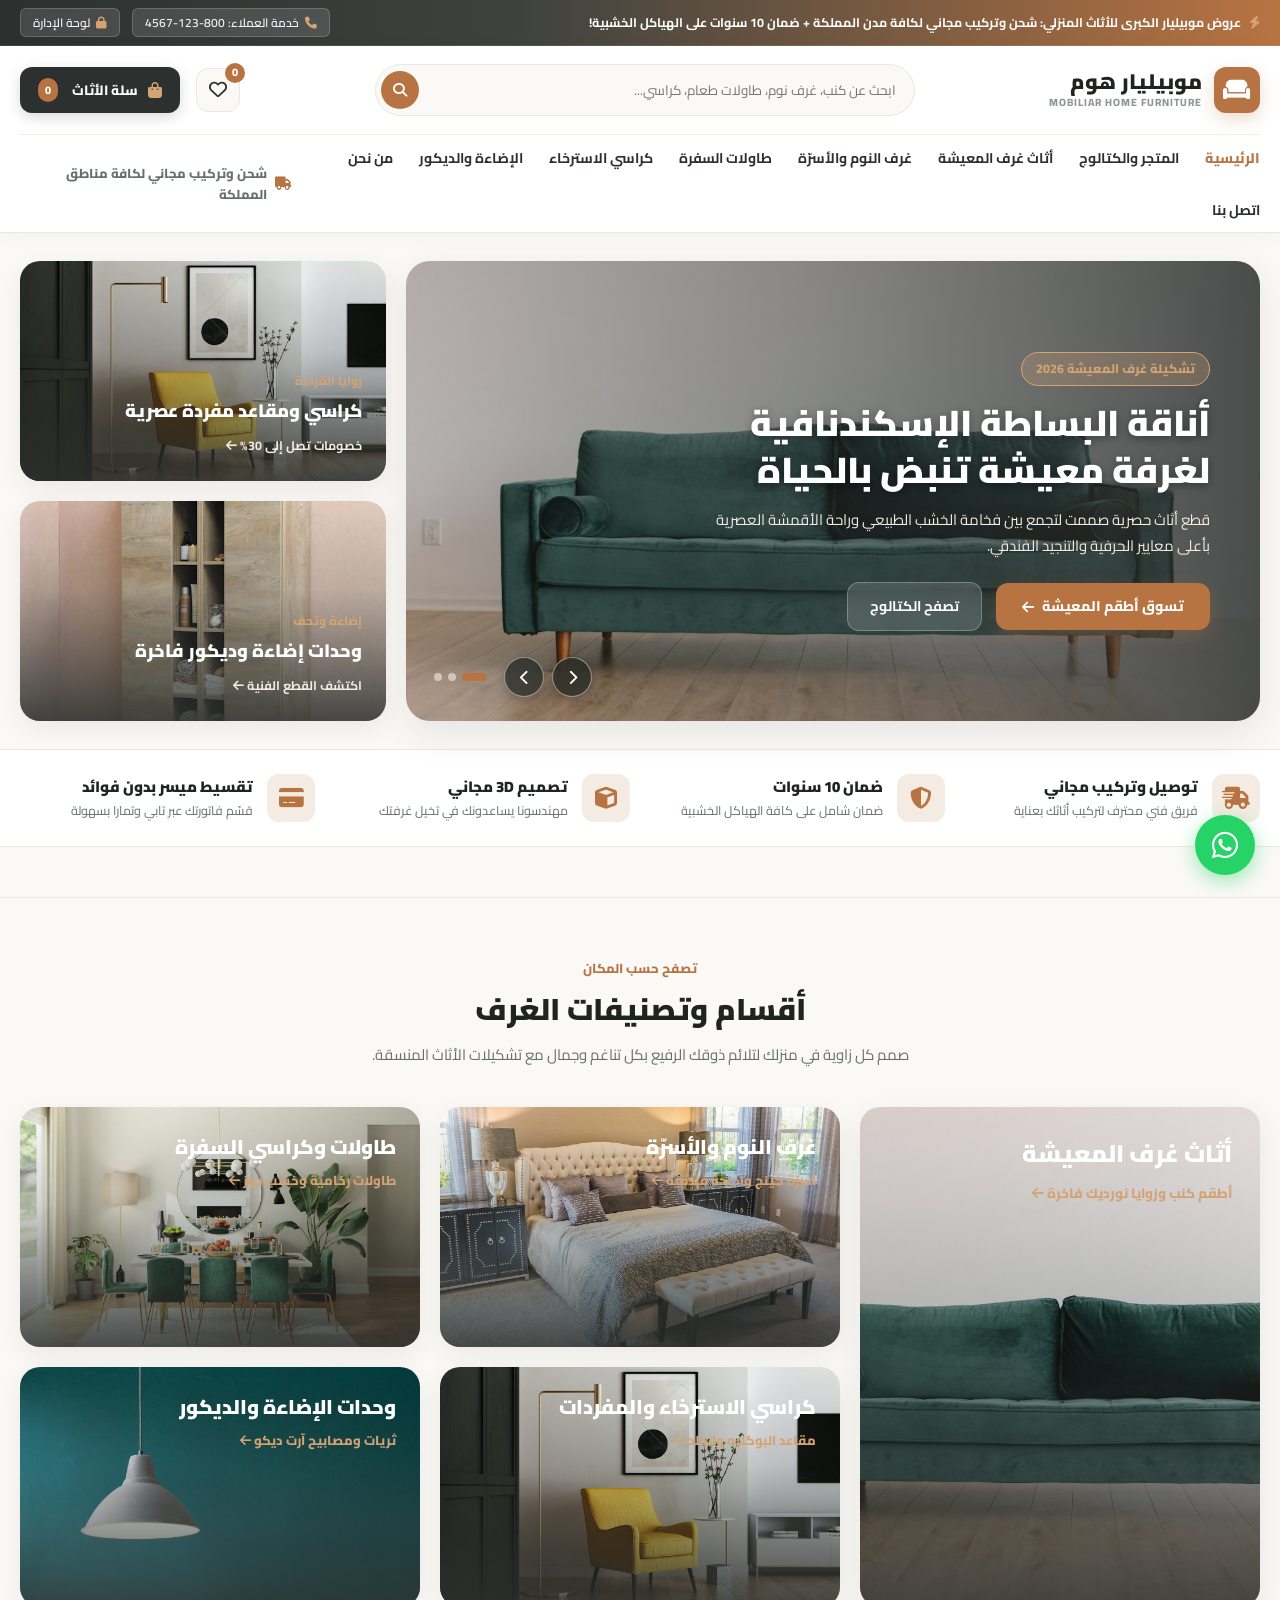
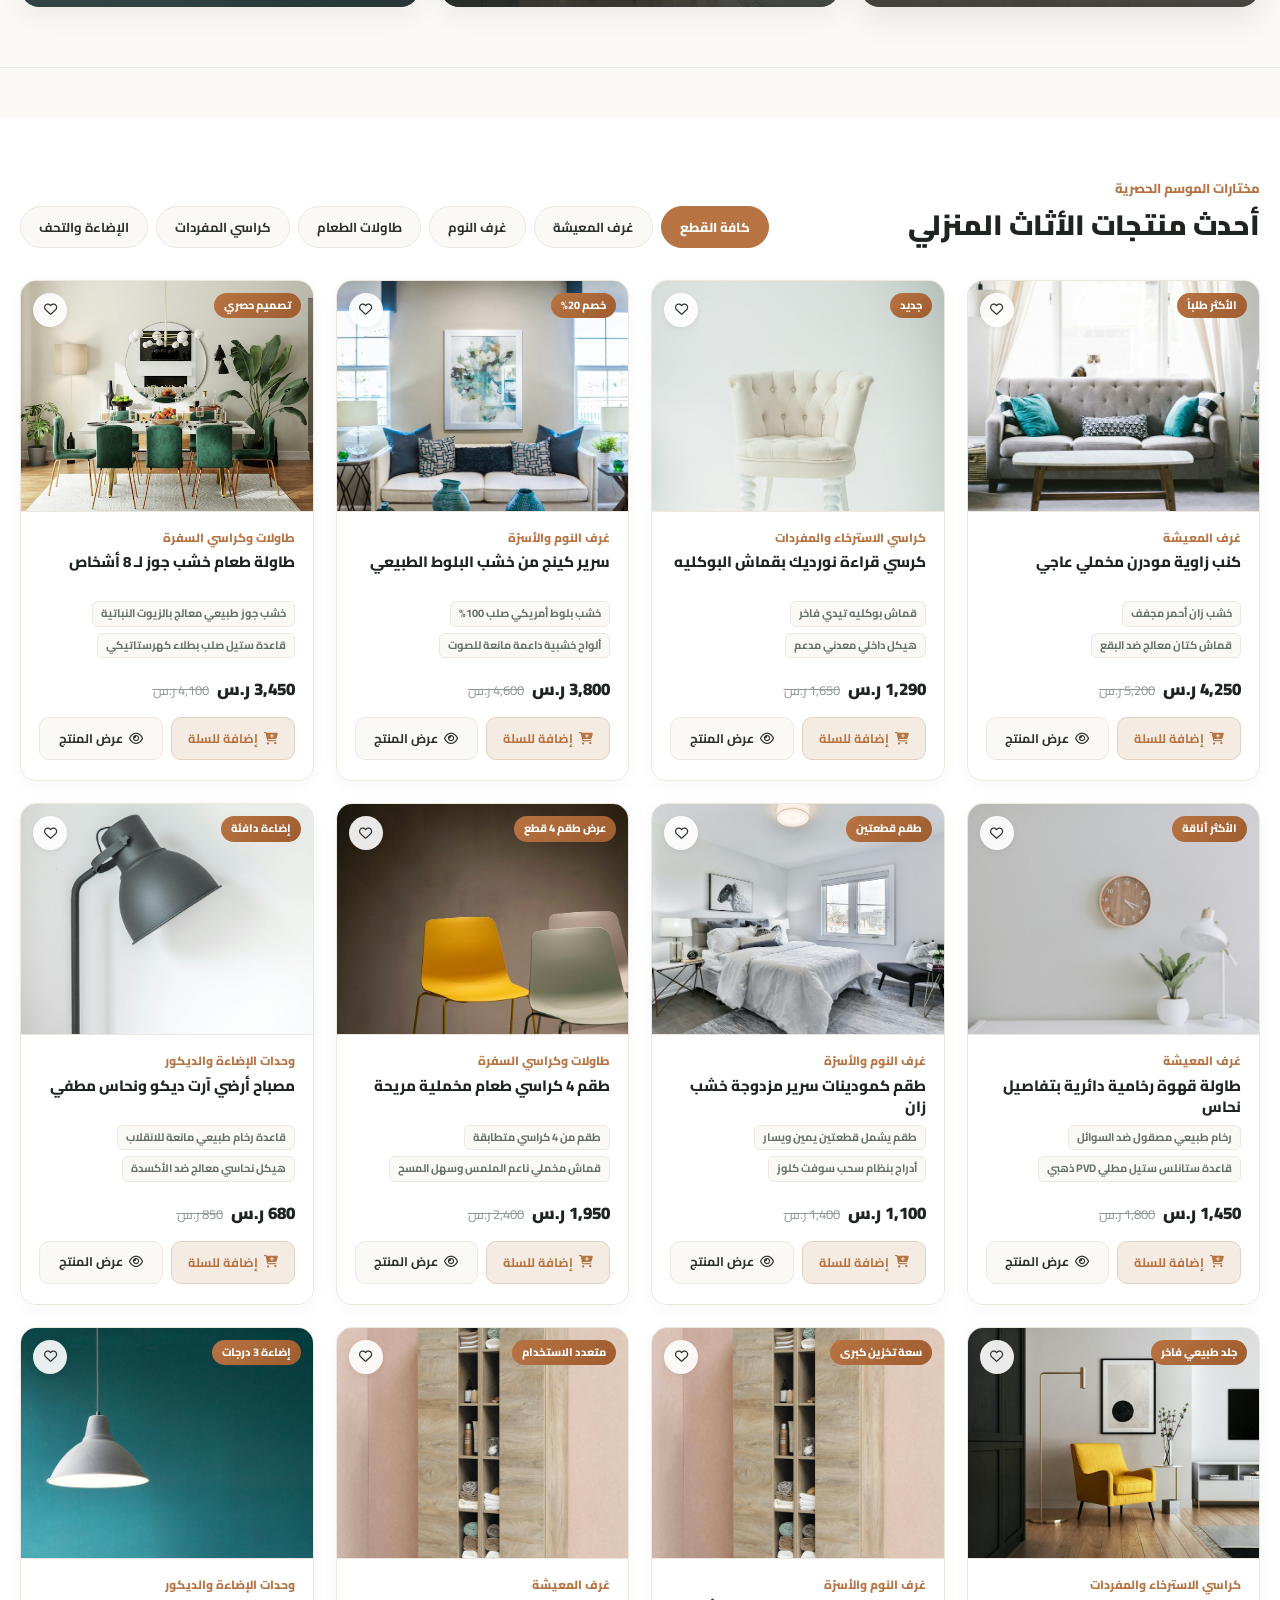
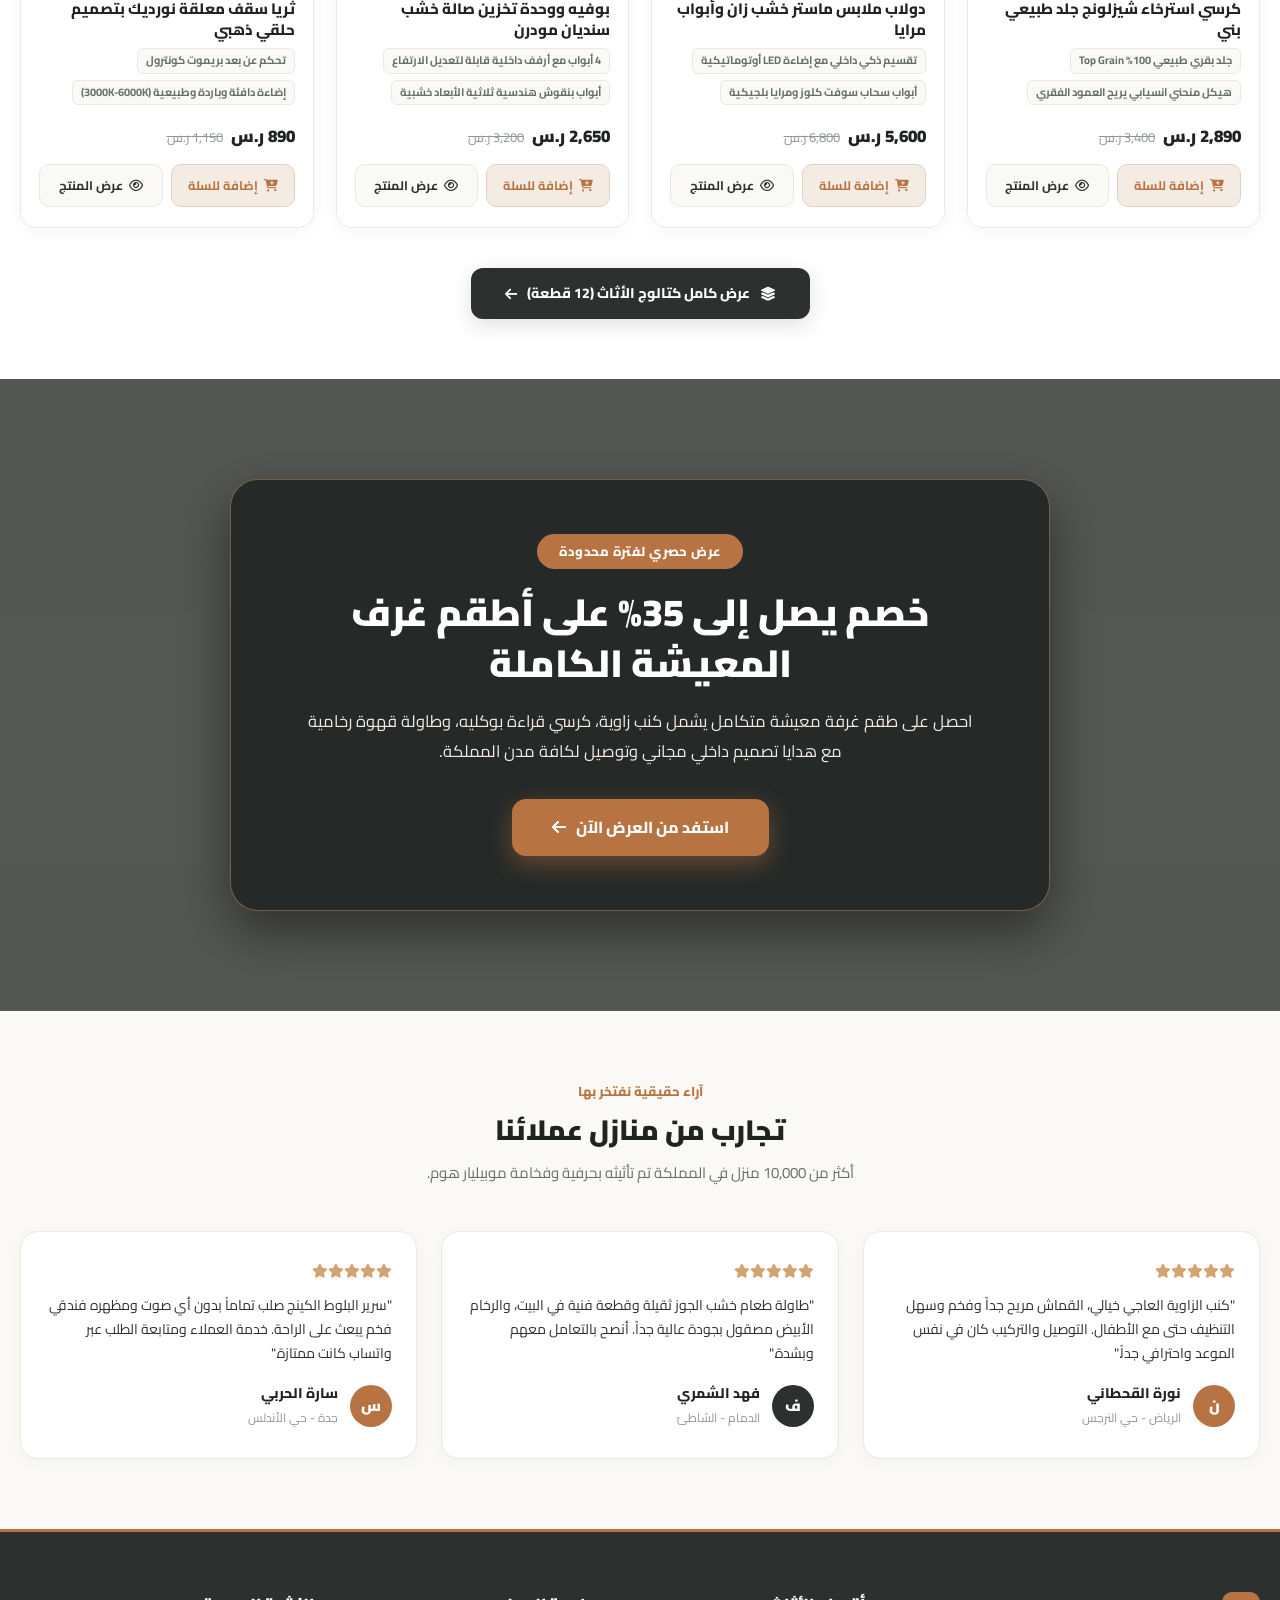
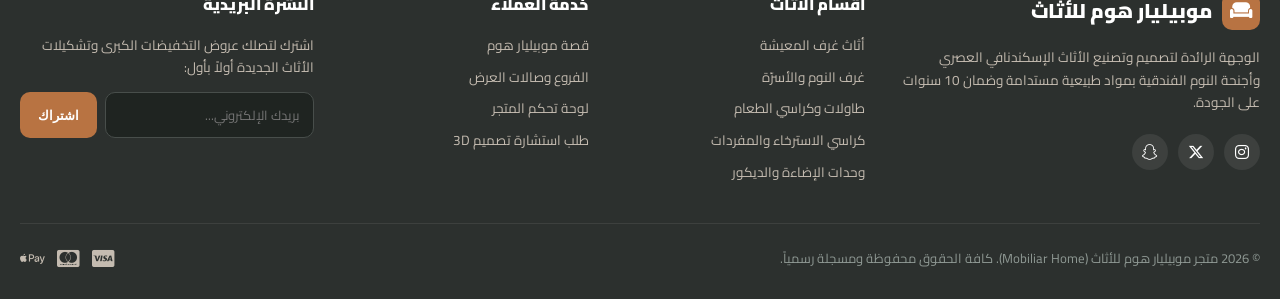
<file: index.html>
<!DOCTYPE html>
<html lang="ar" dir="rtl">
<head>
    <meta charset="UTF-8">
    <meta http-equiv="Content-Type" content="text/html; charset=UTF-8">
    <meta name="viewport" content="width=device-width, initial-scale=1.0">
    <title>متجر موبيليار هوم للأثاث المنزلي | Mobiliar Home Furniture</title>
    <meta name="description" content="تسوق أفخم قطع الأثاث المنزلي الإسكندنافي العصري، غرف نوم فندقية، كنب غرف معيشة، طاولات طعام، وديكورات بضمان 10 سنوات وشحن مجاني لكافة مناطق المملكة.">
    <!-- Google Fonts: Cairo -->
    <link rel="preconnect" href="https://fonts.googleapis.com">
    <link rel="preconnect" href="https://fonts.gstatic.com" crossorigin>
    <link href="https://fonts.googleapis.com/css2?family=Cairo:wght@400;600;700;800;900&display=swap" rel="stylesheet">
    <!-- Font Awesome 6 -->
    <link rel="stylesheet" href="https://cdnjs.cloudflare.com/ajax/libs/font-awesome/6.5.1/css/all.min.css">
    <!-- Main Style -->
    <link rel="stylesheet" href="css/style.css">
</head>
<body>

    <!-- 1. TOP ANNOUNCEMENT BAR -->
    <div class="furn-topbar">
        <div class="container">
            <div class="furn-topbar-inner">
                <div class="furn-topbar-text">
                    <i class="fa-solid fa-bolt"></i>
                    <span>عروض موبيليار الكبرى للأثاث المنزلي: شحن وتركيب مجاني لكافة مدن المملكة + ضمان 10 سنوات على الهياكل الخشبية!</span>
                </div>
                <div class="furn-top-links">
                    <a href="contact.html"><i class="fa-solid fa-phone"></i> خدمة العملاء: 800-123-4567</a>
                    <a href="admin/index.html"><i class="fa-solid fa-lock"></i> لوحة الإدارة</a>
                </div>
            </div>
        </div>
    </div>

    <!-- 2. MAIN HEADER -->
    <header class="site-header" style="background:#ffffff; border-bottom:1px solid #ECE7DF; position:sticky; top:0; z-index:999; box-shadow:0 4px 20px rgba(0,0,0,0.03);">
        <div class="container">
            <div style="display:flex; align-items:center; justify-content:space-between; padding:18px 0; gap:24px;">
                <!-- Logo -->
                <a href="index.html" style="display:flex; align-items:center; gap:12px; text-decoration:none; color:inherit;">
                    <div style="width:46px; height:46px; background:#B87342; border-radius:12px; display:flex; align-items:center; justify-content:center; color:#fff; font-size:22px; box-shadow:0 6px 16px rgba(184,115,66,0.25);">
                        <i class="fa-solid fa-couch"></i>
                    </div>
                    <div>
                        <span style="font-size:21px; font-weight:900; color:#1F2421; display:block; line-height:1.2;">موبيليار هوم</span>
                        <span style="font-size:10.5px; font-weight:800; color:#8E9893; letter-spacing:1px; display:block;">MOBILIAR HOME FURNITURE</span>
                    </div>
                </a>

                <!-- Search Bar -->
                <div style="flex:1; max-width:540px; position:relative;">
                    <form onsubmit="event.preventDefault(); window.location.href='shop.html?search=' + encodeURIComponent(document.getElementById('headerSearchInput').value);" style="display:flex; align-items:center; width:100%;">
                        <input type="text" id="headerSearchInput" placeholder="ابحث عن كنب، غرف نوم، طاولات طعام، كراسي..." style="width:100%; padding:12px 18px 12px 50px; border-radius:50px; border:1.5px solid #ECE7DF; background:#FBF9F6; font-family:inherit; font-size:13.5px; outline:none; transition:all 0.25s;">
                        <button type="submit" style="position:absolute; left:6px; width:38px; height:38px; background:#B87342; border:none; border-radius:50%; color:#fff; cursor:pointer; display:flex; align-items:center; justify-content:center;">
                            <i class="fa-solid fa-magnifying-glass" style="font-size:14px;"></i>
                        </button>
                    </form>
                </div>

                <!-- Header Actions -->
                <div style="display:flex; align-items:center; gap:16px;">
                    <!-- Wishlist -->
                    <a href="shop.html" style="position:relative; width:44px; height:44px; border-radius:12px; background:#FBF9F6; border:1px solid #ECE7DF; display:flex; align-items:center; justify-content:center; color:#2C302E; text-decoration:none;" title="المفضلة">
                        <i class="fa-regular fa-heart" style="font-size:18px;"></i>
                        <span class="wishlist-count" id="wishlistCountBadge" style="position:absolute; top:-6px; right:-6px; background:#B87342; color:#fff; font-size:11px; font-weight:800; width:20px; height:20px; border-radius:50%; display:flex; align-items:center; justify-content:center;">0</span>
                    </a>

                    <!-- Cart Drawer Button -->
                    <button onclick="toggleFurnCartDrawer()" style="display:flex; align-items:center; gap:10px; padding:10px 18px; border-radius:12px; background:#2C302E; color:#fff; border:none; cursor:pointer; font-family:inherit; font-weight:800; font-size:13.5px; box-shadow:0 4px 14px rgba(44,48,46,0.18);">
                        <i class="fa-solid fa-bag-shopping" style="color:#D4A373; font-size:16px;"></i>
                        <span>سلة الأثاث</span>
                        <span class="cart-count" id="cartCountBadge" style="background:#B87342; color:#fff; font-size:11px; padding:2px 7px; border-radius:50px; margin-right:4px;">0</span>
                    </button>
                </div>
            </div>

            <!-- Navigation Links Bar -->
            <nav style="display:flex; align-items:center; justify-content:space-between; border-top:1px solid #F4EBE2; padding:10px 0;">
                <ul style="display:flex; align-items:center; gap:26px; list-style:none; margin:0; padding:0; flex-wrap:wrap;">
                    <li><a href="index.html" style="font-size:14px; font-weight:800; color:#B87342; text-decoration:none;">الرئيسية</a></li>
                    <li><a href="shop.html" style="font-size:14px; font-weight:700; color:#2C302E; text-decoration:none;">المتجر والكتالوج</a></li>
                    <li><a href="category?cat=living" style="font-size:14px; font-weight:700; color:#2C302E; text-decoration:none;">أثاث غرف المعيشة</a></li>
                    <li><a href="category?cat=bedroom" style="font-size:14px; font-weight:700; color:#2C302E; text-decoration:none;">غرف النوم والأسرّة</a></li>
                    <li><a href="category?cat=dining" style="font-size:14px; font-weight:700; color:#2C302E; text-decoration:none;">طاولات السفرة</a></li>
                    <li><a href="category?cat=recliners" style="font-size:14px; font-weight:700; color:#2C302E; text-decoration:none;">كراسي الاسترخاء</a></li>
                    <li><a href="category?cat=decor" style="font-size:14px; font-weight:700; color:#2C302E; text-decoration:none;">الإضاءة والديكور</a></li>
                    <li><a href="about.html" style="font-size:14px; font-weight:700; color:#2C302E; text-decoration:none;">من نحن</a></li>
                    <li><a href="contact.html" style="font-size:14px; font-weight:700; color:#2C302E; text-decoration:none;">اتصل بنا</a></li>
                </ul>
                <div style="font-size:13px; font-weight:800; color:#66706B; display:flex; align-items:center; gap:8px;">
                    <i class="fa-solid fa-truck" style="color:#B87342;"></i>
                    <span>شحن وتركيب مجاني لكافة مناطق المملكة</span>
                </div>
            </nav>
        </div>
    </header>

    <!-- 3. HERO BANNER GRID (FLATSOME STYLE 2: 75% SLIDER + 25% PROMO CARDS) -->
    <section class="hero-grid-section" style="padding:28px 0; background:#FBF9F6;">
        <div class="container">
            <div style="display:grid; grid-template-columns:2.8fr 1.2fr; gap:20px; align-items:stretch;">
                <!-- Main Slider (75%) -->
                <div class="hero-main-slider" style="position:relative; border-radius:24px; overflow:hidden; min-height:460px; box-shadow:0 12px 36px rgba(44,48,46,0.1);" onmouseenter="stopFurnSlider()" onmouseleave="startFurnSlider()">
                    <!-- Slide 1 -->
                    <div class="hero-slide active" style="position:absolute; inset:0; background-image:url('images/furn_hero_slide1.jpg'); background-size:cover; background-position:center; display:flex; align-items:center; transition:opacity 0.6s ease; opacity:1; z-index:2;">
                        <div style="position:absolute; inset:0; background:linear-gradient(to left, rgba(44,48,46,0.85) 0%, rgba(44,48,46,0.5) 50%, rgba(44,48,46,0.2) 100%);"></div>
                        <div style="position:relative; z-index:2; padding:50px; max-width:620px; color:#fff;">
                            <span style="display:inline-block; padding:6px 14px; background:rgba(212,163,115,0.25); border:1px solid #D4A373; color:#D4A373; border-radius:50px; font-weight:800; font-size:12.5px; margin-bottom:14px;">تشكيلة غرف المعيشة 2026</span>
                            <h1 class="hero-title" style="font-size:36px; font-weight:900; line-height:1.3; margin-bottom:14px; text-shadow:0 2px 8px rgba(0,0,0,0.4);">أناقة البساطة الإسكندنافية<br>لغرفة معيشة تنبض بالحياة</h1>
                            <p class="hero-desc" style="font-size:15px; color:#F4EBE2; line-height:1.7; margin-bottom:24px;">قطع أثاث حصرية صممت لتجمع بين فخامة الخشب الطبيعي وراحة الأقمشة العصرية بأعلى معايير الحرفية والتنجيد الفندقي.</p>
                            <div style="display:flex; align-items:center; gap:14px;">
                                <a href="category?cat=living" style="display:inline-flex; align-items:center; gap:8px; padding:12px 26px; background:#B87342; color:#fff; text-decoration:none; border-radius:12px; font-weight:800; font-size:14px; box-shadow:0 6px 18px rgba(184,115,66,0.3); transition:all 0.2s;">
                                    <span>تسوق أطقم المعيشة</span>
                                    <i class="fa-solid fa-arrow-left"></i>
                                </a>
                                <a href="shop.html" style="display:inline-flex; align-items:center; gap:8px; padding:12px 22px; background:rgba(255,255,255,0.15); color:#fff; text-decoration:none; border-radius:12px; font-weight:700; font-size:14px; backdrop-filter:blur(8px); border:1px solid rgba(255,255,255,0.25);">
                                    <span>تصفح الكتالوج</span>
                                </a>
                            </div>
                        </div>
                    </div>

                    <!-- Slide 2 -->
                    <div class="hero-slide" style="position:absolute; inset:0; background-image:url('images/furn_hero_slide2.jpg'); background-size:cover; background-position:center; display:flex; align-items:center; transition:opacity 0.6s ease; opacity:0; z-index:1; pointer-events:none;">
                        <div style="position:absolute; inset:0; background:linear-gradient(to left, rgba(44,48,46,0.85) 0%, rgba(44,48,46,0.5) 50%, rgba(44,48,46,0.2) 100%);"></div>
                        <div style="position:relative; z-index:2; padding:50px; max-width:620px; color:#fff;">
                            <span style="display:inline-block; padding:6px 14px; background:rgba(212,163,115,0.25); border:1px solid #D4A373; color:#D4A373; border-radius:50px; font-weight:800; font-size:12.5px; margin-bottom:14px;">أجنحة غرف النوم الفندقية</span>
                            <h2 class="hero-title" style="font-size:36px; font-weight:900; line-height:1.3; margin-bottom:14px; text-shadow:0 2px 8px rgba(0,0,0,0.4);">أجنحة غرف نوم ماستر<br>صنعت لنوم عميق وهادئ</h2>
                            <p class="hero-desc" style="font-size:15px; color:#F4EBE2; line-height:1.7; margin-bottom:24px;">أسرّة كينج من أخشاب البلوط والزان مع قواعد مانعة للاهتزاز وأقمشة كتان معالجة تمنحك استرخاءً تاماً طوال الليل.</p>
                            <a href="category?cat=bedroom" style="display:inline-flex; align-items:center; gap:8px; padding:12px 26px; background:#B87342; color:#fff; text-decoration:none; border-radius:12px; font-weight:800; font-size:14px;">
                                <span>استكشف غرف النوم</span>
                                <i class="fa-solid fa-arrow-left"></i>
                            </a>
                        </div>
                    </div>

                    <!-- Slide 3 -->
                    <div class="hero-slide" style="position:absolute; inset:0; background-image:url('images/furn_hero_slide3.jpg'); background-size:cover; background-position:center; display:flex; align-items:center; transition:opacity 0.6s ease; opacity:0; z-index:1; pointer-events:none;">
                        <div style="position:absolute; inset:0; background:linear-gradient(to left, rgba(44,48,46,0.85) 0%, rgba(44,48,46,0.5) 50%, rgba(44,48,46,0.2) 100%);"></div>
                        <div style="position:relative; z-index:2; padding:50px; max-width:620px; color:#fff;">
                            <span style="display:inline-block; padding:6px 14px; background:rgba(212,163,115,0.25); border:1px solid #D4A373; color:#D4A373; border-radius:50px; font-weight:800; font-size:12.5px; margin-bottom:14px;">جلسات الضيافة والسفرة</span>
                            <h2 class="hero-title" style="font-size:36px; font-weight:900; line-height:1.3; margin-bottom:14px; text-shadow:0 2px 8px rgba(0,0,0,0.4);">طاولات طعام رخامية وخشبية<br>تجمع العائلة بأرقى تفاصيل</h2>
                            <p class="hero-desc" style="font-size:15px; color:#F4EBE2; line-height:1.7; margin-bottom:24px;">طاولات سفرة خشب جوز إيطالي وأسطح رخام طبيعي تتسع لكافة ضيوفك مع كراسي مخملية مريحة تعكس كرم الضيافة.</p>
                            <a href="category?cat=dining" style="display:inline-flex; align-items:center; gap:8px; padding:12px 26px; background:#B87342; color:#fff; text-decoration:none; border-radius:12px; font-weight:800; font-size:14px;">
                                <span>تصفح طاولات السفرة</span>
                                <i class="fa-solid fa-arrow-left"></i>
                            </a>
                        </div>
                    </div>

                    <!-- Slider Controls & Dots (Clear, beautiful, clickable) -->
                    <div style="position:absolute; bottom:24px; left:28px; display:flex; align-items:center; gap:12px; z-index:10;">
                        <!-- Arrows -->
                        <div style="display:flex; align-items:center; gap:8px;">
                            <button type="button" onclick="prevFurnSlide()" aria-label="السابق" style="width:40px; height:40px; border-radius:50%; background:rgba(31,36,33,0.7); border:1.5px solid rgba(255,255,255,0.45); color:#fff; cursor:pointer; display:flex; align-items:center; justify-content:center; backdrop-filter:blur(8px); transition:all 0.2s; box-shadow:0 4px 12px rgba(0,0,0,0.25);">
                                <i class="fa-solid fa-chevron-right" style="font-size:15px;"></i>
                            </button>
                            <button type="button" onclick="nextFurnSlide()" aria-label="التالي" style="width:40px; height:40px; border-radius:50%; background:rgba(31,36,33,0.7); border:1.5px solid rgba(255,255,255,0.45); color:#fff; cursor:pointer; display:flex; align-items:center; justify-content:center; backdrop-filter:blur(8px); transition:all 0.2s; box-shadow:0 4px 12px rgba(0,0,0,0.25);">
                                <i class="fa-solid fa-chevron-left" style="font-size:15px;"></i>
                            </button>
                        </div>

                        <!-- Dots -->
                        <div style="display:flex; align-items:center; gap:6px; margin-right:6px;">
                            <span class="furn-slider-dot active" onclick="showFurnSlide(0)" style="width:24px; height:8px; border-radius:50px; background:#B87342; cursor:pointer; transition:all 0.3s;"></span>
                            <span class="furn-slider-dot" onclick="showFurnSlide(1)" style="width:8px; height:8px; border-radius:50px; background:rgba(255,255,255,0.5); cursor:pointer; transition:all 0.3s;"></span>
                            <span class="furn-slider-dot" onclick="showFurnSlide(2)" style="width:8px; height:8px; border-radius:50px; background:rgba(255,255,255,0.5); cursor:pointer; transition:all 0.3s;"></span>
                        </div>
                    </div>
                </div>

                <!-- 2 Promo Banner Cards (25%) -->
                <div style="display:flex; flex-direction:column; gap:20px;">
                    <!-- Top Promo Card -->
                    <a href="category?cat=recliners" style="flex:1; border-radius:20px; overflow:hidden; position:relative; display:flex; align-items:flex-end; text-decoration:none; padding:24px; min-height:220px; box-shadow:0 8px 24px rgba(44,48,46,0.08);">
                        <img src="images/furn_hero_promo_top.jpg" alt="كراسي الاسترخاء" style="position:absolute; inset:0; width:100%; height:100%; object-fit:cover;">
                        <div style="position:absolute; inset:0; background:linear-gradient(to top, rgba(44,48,46,0.85) 0%, rgba(44,48,46,0.2) 60%, transparent 100%);"></div>
                        <div style="position:relative; z-index:2; color:#fff;">
                            <span style="font-size:12px; font-weight:800; color:#D4A373;">زوايا القراءة</span>
                            <h3 style="font-size:18px; font-weight:900; margin:4px 0 6px; color:#fff;">كراسي ومقاعد مفردة عصرية</h3>
                            <span style="font-size:12.5px; font-weight:700; color:#F4EBE2;">خصومات تصل إلى 30% <i class="fa-solid fa-arrow-left"></i></span>
                        </div>
                    </a>

                    <!-- Bottom Promo Card -->
                    <a href="category?cat=decor" style="flex:1; border-radius:20px; overflow:hidden; position:relative; display:flex; align-items:flex-end; text-decoration:none; padding:24px; min-height:220px; box-shadow:0 8px 24px rgba(44,48,46,0.08);">
                        <img src="images/furn_hero_promo_bottom.jpg" alt="الإضاءة والديكور" style="position:absolute; inset:0; width:100%; height:100%; object-fit:cover;">
                        <div style="position:absolute; inset:0; background:linear-gradient(to top, rgba(44,48,46,0.85) 0%, rgba(44,48,46,0.2) 60%, transparent 100%);"></div>
                        <div style="position:relative; z-index:2; color:#fff;">
                            <span style="font-size:12px; font-weight:800; color:#D4A373;">إضاءة وتحف</span>
                            <h3 style="font-size:18px; font-weight:900; margin:4px 0 6px; color:#fff;">وحدات إضاءة وديكور فاخرة</h3>
                            <span style="font-size:12.5px; font-weight:700; color:#F4EBE2;">اكتشف القطع الفنية <i class="fa-solid fa-arrow-left"></i></span>
                        </div>
                    </a>
                </div>
            </div>
        </div>
    </section>

    <!-- 4. TRUST & BENEFIT BAR -->
    <section style="background:#ffffff; border-top:1px solid #ECE7DF; border-bottom:1px solid #ECE7DF; padding:24px 0;">
        <div class="container">
            <div style="display:grid; grid-template-columns:repeat(4, 1fr); gap:20px;">
                <div style="display:flex; align-items:center; gap:14px;">
                    <div style="width:48px; height:48px; border-radius:12px; background:#F4EBE2; color:#B87342; display:flex; align-items:center; justify-content:center; font-size:22px; flex-shrink:0;">
                        <i class="fa-solid fa-truck-fast"></i>
                    </div>
                    <div>
                        <h4 style="font-size:15px; font-weight:900; color:#1F2421; margin-bottom:2px;">توصيل وتركيب مجاني</h4>
                        <p style="font-size:12.5px; color:#66706B; margin:0;">فريق فني محترف لتركيب أثاثك بعناية</p>
                    </div>
                </div>
                <div style="display:flex; align-items:center; gap:14px;">
                    <div style="width:48px; height:48px; border-radius:12px; background:#F4EBE2; color:#B87342; display:flex; align-items:center; justify-content:center; font-size:22px; flex-shrink:0;">
                        <i class="fa-solid fa-shield-halved"></i>
                    </div>
                    <div>
                        <h4 style="font-size:15px; font-weight:900; color:#1F2421; margin-bottom:2px;">ضمان 10 سنوات</h4>
                        <p style="font-size:12.5px; color:#66706B; margin:0;">ضمان شامل على كافة الهياكل الخشبية</p>
                    </div>
                </div>
                <div style="display:flex; align-items:center; gap:14px;">
                    <div style="width:48px; height:48px; border-radius:12px; background:#F4EBE2; color:#B87342; display:flex; align-items:center; justify-content:center; font-size:22px; flex-shrink:0;">
                        <i class="fa-solid fa-cube"></i>
                    </div>
                    <div>
                        <h4 style="font-size:15px; font-weight:900; color:#1F2421; margin-bottom:2px;">تصميم 3D مجاني</h4>
                        <p style="font-size:12.5px; color:#66706B; margin:0;">مهندسونا يساعدونك في تخيل غرفتك</p>
                    </div>
                </div>
                <div style="display:flex; align-items:center; gap:14px;">
                    <div style="width:48px; height:48px; border-radius:12px; background:#F4EBE2; color:#B87342; display:flex; align-items:center; justify-content:center; font-size:22px; flex-shrink:0;">
                        <i class="fa-solid fa-credit-card"></i>
                    </div>
                    <div>
                        <h4 style="font-size:15px; font-weight:900; color:#1F2421; margin-bottom:2px;">تقسيط ميسر بدون فوائد</h4>
                        <p style="font-size:12.5px; color:#66706B; margin:0;">قسّم فاتورتك عبر تابي وتمارا بسهولة</p>
                    </div>
                </div>
            </div>
        </div>
    </section>

    <!-- 5. ROOM CATEGORIES MASONRY (DIRECT LINKS TO DEDICATED CATEGORY PAGES) -->
    <section class="categories-section" style="padding:60px 0; background:#FBF9F6;">
        <div class="container">
            <div style="text-align:center; max-width:600px; margin:0 auto 40px;">
                <span style="font-size:13px; font-weight:800; color:#B87342; display:block; margin-bottom:6px;">تصفح حسب المكان</span>
                <h2 style="font-size:30px; font-weight:900; color:#1F2421; margin-bottom:10px;">أقسام وتصنيفات الغرف</h2>
                <p style="font-size:15px; color:#66706B; margin:0;">صمم كل زاوية في منزلك لتلائم ذوقك الرفيع بكل تناغم وجمال مع تشكيلات الأثاث المنسقة.</p>
            </div>

            <!-- Masonry Grid with 5 Category Boxes -->
            <div style="display:grid; grid-template-columns:repeat(3, 1fr); grid-template-rows:repeat(2, 240px); gap:20px;">
                <!-- Card 1: Living Room (Tall, spans 2 rows) -->
                <a href="category?cat=living" class="cat-box" style="grid-row:1 / span 2; border-radius:20px; overflow:hidden; position:relative; display:flex; align-items:flex-end; padding:28px; text-decoration:none; box-shadow:0 12px 30px rgba(44,48,46,0.1);">
                    <img src="images/cat_banner_living.jpg" alt="غرف المعيشة" style="position:absolute; inset:0; width:100%; height:100%; object-fit:cover;">
                    <div style="position:absolute; inset:0; background:linear-gradient(to top, rgba(44,48,46,0.85) 0%, rgba(44,48,46,0.2) 60%, transparent 100%);"></div>
                    <div style="position:relative; z-index:2; color:#fff;">
                        <h3 style="font-size:24px; font-weight:900; margin-bottom:6px; color:#fff;">أثاث غرف المعيشة</h3>
                        <span style="font-size:13.5px; font-weight:800; color:#D4A373;">أطقم كنب وزوايا نورديك فاخرة <i class="fa-solid fa-arrow-left"></i></span>
                    </div>
                </a>

                <!-- Card 2: Bedroom -->
                <a href="category?cat=bedroom" class="cat-box" style="border-radius:20px; overflow:hidden; position:relative; display:flex; align-items:flex-end; padding:24px; text-decoration:none; box-shadow:0 8px 24px rgba(44,48,46,0.08);">
                    <img src="images/cat_banner_bedroom.jpg" alt="غرف النوم" style="position:absolute; inset:0; width:100%; height:100%; object-fit:cover;">
                    <div style="position:absolute; inset:0; background:linear-gradient(to top, rgba(44,48,46,0.85) 0%, rgba(44,48,46,0.2) 60%, transparent 100%);"></div>
                    <div style="position:relative; z-index:2; color:#fff;">
                        <h3 style="font-size:20px; font-weight:900; margin-bottom:4px; color:#fff;">غرف النوم والأسرّة</h3>
                        <span style="font-size:13px; font-weight:800; color:#D4A373;">أسرّة كينج وأجنحة فندقية <i class="fa-solid fa-arrow-left"></i></span>
                    </div>
                </a>

                <!-- Card 3: Dining -->
                <a href="category?cat=dining" class="cat-box" style="border-radius:20px; overflow:hidden; position:relative; display:flex; align-items:flex-end; padding:24px; text-decoration:none; box-shadow:0 8px 24px rgba(44,48,46,0.08);">
                    <img src="images/cat_banner_dining.jpg" alt="طاولات السفرة" style="position:absolute; inset:0; width:100%; height:100%; object-fit:cover;">
                    <div style="position:absolute; inset:0; background:linear-gradient(to top, rgba(44,48,46,0.85) 0%, rgba(44,48,46,0.2) 60%, transparent 100%);"></div>
                    <div style="position:relative; z-index:2; color:#fff;">
                        <h3 style="font-size:20px; font-weight:900; margin-bottom:4px; color:#fff;">طاولات وكراسي السفرة</h3>
                        <span style="font-size:13px; font-weight:800; color:#D4A373;">طاولات رخامية وخشب جوز <i class="fa-solid fa-arrow-left"></i></span>
                    </div>
                </a>

                <!-- Card 4: Recliners -->
                <a href="category?cat=recliners" class="cat-box" style="border-radius:20px; overflow:hidden; position:relative; display:flex; align-items:flex-end; padding:24px; text-decoration:none; box-shadow:0 8px 24px rgba(44,48,46,0.08);">
                    <img src="images/cat_banner_recliners.jpg" alt="كراسي الاسترخاء" style="position:absolute; inset:0; width:100%; height:100%; object-fit:cover;">
                    <div style="position:absolute; inset:0; background:linear-gradient(to top, rgba(44,48,46,0.85) 0%, rgba(44,48,46,0.2) 60%, transparent 100%);"></div>
                    <div style="position:relative; z-index:2; color:#fff;">
                        <h3 style="font-size:20px; font-weight:900; margin-bottom:4px; color:#fff;">كراسي الاسترخاء والمفردات</h3>
                        <span style="font-size:13px; font-weight:800; color:#D4A373;">مقاعد البوكليه والجلد <i class="fa-solid fa-arrow-left"></i></span>
                    </div>
                </a>

                <!-- Card 5: Decor & Lighting -->
                <a href="category?cat=decor" class="cat-box" style="border-radius:20px; overflow:hidden; position:relative; display:flex; align-items:flex-end; padding:24px; text-decoration:none; box-shadow:0 8px 24px rgba(44,48,46,0.08);">
                    <img src="images/cat_banner_decor.jpg" alt="الإضاءة والديكور" style="position:absolute; inset:0; width:100%; height:100%; object-fit:cover;">
                    <div style="position:absolute; inset:0; background:linear-gradient(to top, rgba(44,48,46,0.85) 0%, rgba(44,48,46,0.2) 60%, transparent 100%);"></div>
                    <div style="position:relative; z-index:2; color:#fff;">
                        <h3 style="font-size:20px; font-weight:900; margin-bottom:4px; color:#fff;">وحدات الإضاءة والديكور</h3>
                        <span style="font-size:13px; font-weight:800; color:#D4A373;">ثريات ومصابيح آرت ديكو <i class="fa-solid fa-arrow-left"></i></span>
                    </div>
                </a>
            </div>
        </div>
    </section>

    <!-- 6. FEATURED PRODUCTS (4-COLUMN FULL-WIDTH RESPONSIVE GRID) -->
    <section style="padding:60px 0; background:#ffffff;">
        <div class="container">
            <div style="display:flex; justify-content:space-between; align-items:flex-end; margin-bottom:32px; flex-wrap:wrap; gap:16px;">
                <div>
                    <span style="font-size:13px; font-weight:800; color:#B87342; display:block; margin-bottom:4px;">مختارات الموسم الحصرية</span>
                    <h2 style="font-size:28px; font-weight:900; color:#1F2421; margin:0;">أحدث منتجات الأثاث المنزلي</h2>
                </div>

                <!-- Category Filter Tabs -->
                <div style="display:flex; align-items:center; gap:8px; flex-wrap:wrap;">
                    <button class="filter-tab active" onclick="filterCatalogUI('all', this)" style="padding:8px 18px; border-radius:50px; font-family:inherit; font-size:13px; font-weight:800; cursor:pointer; border:1.5px solid #B87342; background:#B87342; color:#fff; transition:all 0.2s;">كافة القطع</button>
                    <button class="filter-tab" onclick="filterCatalogUI('living', this)" style="padding:8px 18px; border-radius:50px; font-family:inherit; font-size:13px; font-weight:700; cursor:pointer; border:1.5px solid #ECE7DF; background:#FBF9F6; color:#2C302E; transition:all 0.2s;">غرف المعيشة</button>
                    <button class="filter-tab" onclick="filterCatalogUI('bedroom', this)" style="padding:8px 18px; border-radius:50px; font-family:inherit; font-size:13px; font-weight:700; cursor:pointer; border:1.5px solid #ECE7DF; background:#FBF9F6; color:#2C302E; transition:all 0.2s;">غرف النوم</button>
                    <button class="filter-tab" onclick="filterCatalogUI('dining', this)" style="padding:8px 18px; border-radius:50px; font-family:inherit; font-size:13px; font-weight:700; cursor:pointer; border:1.5px solid #ECE7DF; background:#FBF9F6; color:#2C302E; transition:all 0.2s;">طاولات الطعام</button>
                    <button class="filter-tab" onclick="filterCatalogUI('recliners', this)" style="padding:8px 18px; border-radius:50px; font-family:inherit; font-size:13px; font-weight:700; cursor:pointer; border:1.5px solid #ECE7DF; background:#FBF9F6; color:#2C302E; transition:all 0.2s;">كراسي المفردات</button>
                    <button class="filter-tab" onclick="filterCatalogUI('decor', this)" style="padding:8px 18px; border-radius:50px; font-family:inherit; font-size:13px; font-weight:700; cursor:pointer; border:1.5px solid #ECE7DF; background:#FBF9F6; color:#2C302E; transition:all 0.2s;">الإضاءة والتحف</button>
                </div>
            </div>

            <!-- Products Grid: 4 Columns on Desktop, Zero Whitespace -->
            <div class="furn-products-grid" id="homeProductsGrid">

        <div class="product-card furn-card" data-category="living">
            <span class="product-badge" style="position:absolute; top:12px; right:12px; background:linear-gradient(135deg, #B87342, #9E5D30); color:#fff; font-size:11px; font-weight:800; padding:4px 10px; border-radius:50px; z-index:3;">الأكثر طلباً</span>
            <button class="wishlist-btn" onclick="toggleFurnWishlist(1)" style="position:absolute; top:12px; left:12px; background:rgba(255,255,255,0.9); border:none; width:34px; height:34px; border-radius:50%; display:flex; align-items:center; justify-content:center; color:#2C302E; cursor:pointer; z-index:3; transition:all 0.2s; box-shadow:0 2px 6px rgba(0,0,0,0.06);" title="إضافة للرغبات">
                <i class="fa-regular fa-heart"></i>
            </button>
            <a href="product?id=1" class="product-thumb-box" style="display:block; position:relative; height:230px; overflow:hidden; background:#FBF9F6; text-decoration:none;">
                <img src="images/furn_prod_sofa.jpg" alt="كنب زاوية مودرن مخملي عاجي" style="width:100%; height:100%; object-fit:cover; transition:transform 0.5s cubic-bezier(0.16, 1, 0.3, 1);">
            </a>
            <div class="product-info-box" style="padding:16px 18px 20px; display:flex; flex-direction:column; flex:1; justify-content:space-between; background:#ffffff; border-top:1px solid #ECE7DF;">
                <div>
                    <span class="product-cat-name" style="font-size:12px; font-weight:800; color:#B87342; display:block; margin-bottom:4px;">غرف المعيشة</span>
                    <h3 class="product-title" style="font-size:15px; font-weight:800; color:#1F2421; line-height:1.4; margin-bottom:8px; min-height:42px;">
                        <a href="product?id=1" style="color:inherit; text-decoration:none;">كنب زاوية مودرن مخملي عاجي</a>
                    </h3>
                    <div style="display:flex; flex-wrap:wrap; gap:6px; margin-bottom:10px;">
                        <span class="spec-chip" style="display:inline-block; font-size:11px; font-weight:700; background:#FBF9F6; color:#66706B; padding:3px 8px; border-radius:6px; border:1px solid #ECE7DF;">خشب زان أحمر مجفف</span><span class="spec-chip" style="display:inline-block; font-size:11px; font-weight:700; background:#FBF9F6; color:#66706B; padding:3px 8px; border-radius:6px; border:1px solid #ECE7DF;">قماش كتان معالج ضد البقع</span>
                    </div>
                </div>
                <div>
                    <div class="product-price-box" style="display:flex; align-items:baseline; gap:8px; margin-top:8px;">
                        <span class="price-current" style="font-size:17px; font-weight:900; color:#1F2421;">4,250 ر.س</span>
                        <span class="price-old" style="font-size:13px; color:#8E9893; text-decoration:line-through;">5,200 ر.س</span>
                    </div>
                    <div class="furn-card-actions">
                        <button class="furn-btn-add" onclick="addFurnToCart(1, 'كنب زاوية مودرن مخملي عاجي', 4250, 'images/furn_prod_sofa.jpg')">
                            <i class="fa-solid fa-cart-plus"></i>
                            <span>إضافة للسلة</span>
                        </button>
                        <a href="product?id=1" class="furn-btn-view">
                            <i class="fa-regular fa-eye"></i>
                            <span>عرض المنتج</span>
                        </a>
                    </div>
                </div>
            </div>
        </div>
    

        <div class="product-card furn-card" data-category="recliners">
            <span class="product-badge" style="position:absolute; top:12px; right:12px; background:linear-gradient(135deg, #B87342, #9E5D30); color:#fff; font-size:11px; font-weight:800; padding:4px 10px; border-radius:50px; z-index:3;">جديد</span>
            <button class="wishlist-btn" onclick="toggleFurnWishlist(2)" style="position:absolute; top:12px; left:12px; background:rgba(255,255,255,0.9); border:none; width:34px; height:34px; border-radius:50%; display:flex; align-items:center; justify-content:center; color:#2C302E; cursor:pointer; z-index:3; transition:all 0.2s; box-shadow:0 2px 6px rgba(0,0,0,0.06);" title="إضافة للرغبات">
                <i class="fa-regular fa-heart"></i>
            </button>
            <a href="product?id=2" class="product-thumb-box" style="display:block; position:relative; height:230px; overflow:hidden; background:#FBF9F6; text-decoration:none;">
                <img src="images/furn_prod_chair.jpg" alt="كرسي قراءة نورديك بقماش البوكليه" style="width:100%; height:100%; object-fit:cover; transition:transform 0.5s cubic-bezier(0.16, 1, 0.3, 1);">
            </a>
            <div class="product-info-box" style="padding:16px 18px 20px; display:flex; flex-direction:column; flex:1; justify-content:space-between; background:#ffffff; border-top:1px solid #ECE7DF;">
                <div>
                    <span class="product-cat-name" style="font-size:12px; font-weight:800; color:#B87342; display:block; margin-bottom:4px;">كراسي الاسترخاء والمفردات</span>
                    <h3 class="product-title" style="font-size:15px; font-weight:800; color:#1F2421; line-height:1.4; margin-bottom:8px; min-height:42px;">
                        <a href="product?id=2" style="color:inherit; text-decoration:none;">كرسي قراءة نورديك بقماش البوكليه</a>
                    </h3>
                    <div style="display:flex; flex-wrap:wrap; gap:6px; margin-bottom:10px;">
                        <span class="spec-chip" style="display:inline-block; font-size:11px; font-weight:700; background:#FBF9F6; color:#66706B; padding:3px 8px; border-radius:6px; border:1px solid #ECE7DF;">قماش بوكليه تيدي فاخر</span><span class="spec-chip" style="display:inline-block; font-size:11px; font-weight:700; background:#FBF9F6; color:#66706B; padding:3px 8px; border-radius:6px; border:1px solid #ECE7DF;">هيكل داخلي معدني مدعم</span>
                    </div>
                </div>
                <div>
                    <div class="product-price-box" style="display:flex; align-items:baseline; gap:8px; margin-top:8px;">
                        <span class="price-current" style="font-size:17px; font-weight:900; color:#1F2421;">1,290 ر.س</span>
                        <span class="price-old" style="font-size:13px; color:#8E9893; text-decoration:line-through;">1,650 ر.س</span>
                    </div>
                    <div class="furn-card-actions">
                        <button class="furn-btn-add" onclick="addFurnToCart(2, 'كرسي قراءة نورديك بقماش البوكليه', 1290, 'images/furn_prod_chair.jpg')">
                            <i class="fa-solid fa-cart-plus"></i>
                            <span>إضافة للسلة</span>
                        </button>
                        <a href="product?id=2" class="furn-btn-view">
                            <i class="fa-regular fa-eye"></i>
                            <span>عرض المنتج</span>
                        </a>
                    </div>
                </div>
            </div>
        </div>
    

        <div class="product-card furn-card" data-category="bedroom">
            <span class="product-badge" style="position:absolute; top:12px; right:12px; background:linear-gradient(135deg, #B87342, #9E5D30); color:#fff; font-size:11px; font-weight:800; padding:4px 10px; border-radius:50px; z-index:3;">خصم 20%</span>
            <button class="wishlist-btn" onclick="toggleFurnWishlist(3)" style="position:absolute; top:12px; left:12px; background:rgba(255,255,255,0.9); border:none; width:34px; height:34px; border-radius:50%; display:flex; align-items:center; justify-content:center; color:#2C302E; cursor:pointer; z-index:3; transition:all 0.2s; box-shadow:0 2px 6px rgba(0,0,0,0.06);" title="إضافة للرغبات">
                <i class="fa-regular fa-heart"></i>
            </button>
            <a href="product?id=3" class="product-thumb-box" style="display:block; position:relative; height:230px; overflow:hidden; background:#FBF9F6; text-decoration:none;">
                <img src="images/furn_prod_bed.jpg" alt="سرير كينج من خشب البلوط الطبيعي" style="width:100%; height:100%; object-fit:cover; transition:transform 0.5s cubic-bezier(0.16, 1, 0.3, 1);">
            </a>
            <div class="product-info-box" style="padding:16px 18px 20px; display:flex; flex-direction:column; flex:1; justify-content:space-between; background:#ffffff; border-top:1px solid #ECE7DF;">
                <div>
                    <span class="product-cat-name" style="font-size:12px; font-weight:800; color:#B87342; display:block; margin-bottom:4px;">غرف النوم والأسرّة</span>
                    <h3 class="product-title" style="font-size:15px; font-weight:800; color:#1F2421; line-height:1.4; margin-bottom:8px; min-height:42px;">
                        <a href="product?id=3" style="color:inherit; text-decoration:none;">سرير كينج من خشب البلوط الطبيعي</a>
                    </h3>
                    <div style="display:flex; flex-wrap:wrap; gap:6px; margin-bottom:10px;">
                        <span class="spec-chip" style="display:inline-block; font-size:11px; font-weight:700; background:#FBF9F6; color:#66706B; padding:3px 8px; border-radius:6px; border:1px solid #ECE7DF;">خشب بلوط أمريكي صلب 100%</span><span class="spec-chip" style="display:inline-block; font-size:11px; font-weight:700; background:#FBF9F6; color:#66706B; padding:3px 8px; border-radius:6px; border:1px solid #ECE7DF;">ألواح خشبية داعمة مانعة للصوت</span>
                    </div>
                </div>
                <div>
                    <div class="product-price-box" style="display:flex; align-items:baseline; gap:8px; margin-top:8px;">
                        <span class="price-current" style="font-size:17px; font-weight:900; color:#1F2421;">3,800 ر.س</span>
                        <span class="price-old" style="font-size:13px; color:#8E9893; text-decoration:line-through;">4,600 ر.س</span>
                    </div>
                    <div class="furn-card-actions">
                        <button class="furn-btn-add" onclick="addFurnToCart(3, 'سرير كينج من خشب البلوط الطبيعي', 3800, 'images/furn_prod_bed.jpg')">
                            <i class="fa-solid fa-cart-plus"></i>
                            <span>إضافة للسلة</span>
                        </button>
                        <a href="product?id=3" class="furn-btn-view">
                            <i class="fa-regular fa-eye"></i>
                            <span>عرض المنتج</span>
                        </a>
                    </div>
                </div>
            </div>
        </div>
    

        <div class="product-card furn-card" data-category="dining">
            <span class="product-badge" style="position:absolute; top:12px; right:12px; background:linear-gradient(135deg, #B87342, #9E5D30); color:#fff; font-size:11px; font-weight:800; padding:4px 10px; border-radius:50px; z-index:3;">تصميم حصري</span>
            <button class="wishlist-btn" onclick="toggleFurnWishlist(4)" style="position:absolute; top:12px; left:12px; background:rgba(255,255,255,0.9); border:none; width:34px; height:34px; border-radius:50%; display:flex; align-items:center; justify-content:center; color:#2C302E; cursor:pointer; z-index:3; transition:all 0.2s; box-shadow:0 2px 6px rgba(0,0,0,0.06);" title="إضافة للرغبات">
                <i class="fa-regular fa-heart"></i>
            </button>
            <a href="product?id=4" class="product-thumb-box" style="display:block; position:relative; height:230px; overflow:hidden; background:#FBF9F6; text-decoration:none;">
                <img src="images/furn_prod_table.jpg" alt="طاولة طعام خشب جوز لـ 8 أشخاص" style="width:100%; height:100%; object-fit:cover; transition:transform 0.5s cubic-bezier(0.16, 1, 0.3, 1);">
            </a>
            <div class="product-info-box" style="padding:16px 18px 20px; display:flex; flex-direction:column; flex:1; justify-content:space-between; background:#ffffff; border-top:1px solid #ECE7DF;">
                <div>
                    <span class="product-cat-name" style="font-size:12px; font-weight:800; color:#B87342; display:block; margin-bottom:4px;">طاولات وكراسي السفرة</span>
                    <h3 class="product-title" style="font-size:15px; font-weight:800; color:#1F2421; line-height:1.4; margin-bottom:8px; min-height:42px;">
                        <a href="product?id=4" style="color:inherit; text-decoration:none;">طاولة طعام خشب جوز لـ 8 أشخاص</a>
                    </h3>
                    <div style="display:flex; flex-wrap:wrap; gap:6px; margin-bottom:10px;">
                        <span class="spec-chip" style="display:inline-block; font-size:11px; font-weight:700; background:#FBF9F6; color:#66706B; padding:3px 8px; border-radius:6px; border:1px solid #ECE7DF;">خشب جوز طبيعي معالج بالزيوت النباتية</span><span class="spec-chip" style="display:inline-block; font-size:11px; font-weight:700; background:#FBF9F6; color:#66706B; padding:3px 8px; border-radius:6px; border:1px solid #ECE7DF;">قاعدة ستيل صلب بطلاء كهرستاتيكي</span>
                    </div>
                </div>
                <div>
                    <div class="product-price-box" style="display:flex; align-items:baseline; gap:8px; margin-top:8px;">
                        <span class="price-current" style="font-size:17px; font-weight:900; color:#1F2421;">3,450 ر.س</span>
                        <span class="price-old" style="font-size:13px; color:#8E9893; text-decoration:line-through;">4,100 ر.س</span>
                    </div>
                    <div class="furn-card-actions">
                        <button class="furn-btn-add" onclick="addFurnToCart(4, 'طاولة طعام خشب جوز لـ 8 أشخاص', 3450, 'images/furn_prod_table.jpg')">
                            <i class="fa-solid fa-cart-plus"></i>
                            <span>إضافة للسلة</span>
                        </button>
                        <a href="product?id=4" class="furn-btn-view">
                            <i class="fa-regular fa-eye"></i>
                            <span>عرض المنتج</span>
                        </a>
                    </div>
                </div>
            </div>
        </div>
    

        <div class="product-card furn-card" data-category="living">
            <span class="product-badge" style="position:absolute; top:12px; right:12px; background:linear-gradient(135deg, #B87342, #9E5D30); color:#fff; font-size:11px; font-weight:800; padding:4px 10px; border-radius:50px; z-index:3;">الأكثر أناقة</span>
            <button class="wishlist-btn" onclick="toggleFurnWishlist(5)" style="position:absolute; top:12px; left:12px; background:rgba(255,255,255,0.9); border:none; width:34px; height:34px; border-radius:50%; display:flex; align-items:center; justify-content:center; color:#2C302E; cursor:pointer; z-index:3; transition:all 0.2s; box-shadow:0 2px 6px rgba(0,0,0,0.06);" title="إضافة للرغبات">
                <i class="fa-regular fa-heart"></i>
            </button>
            <a href="product?id=5" class="product-thumb-box" style="display:block; position:relative; height:230px; overflow:hidden; background:#FBF9F6; text-decoration:none;">
                <img src="images/furn_prod_coffee.jpg" alt="طاولة قهوة رخامية دائرية بتفاصيل نحاس" style="width:100%; height:100%; object-fit:cover; transition:transform 0.5s cubic-bezier(0.16, 1, 0.3, 1);">
            </a>
            <div class="product-info-box" style="padding:16px 18px 20px; display:flex; flex-direction:column; flex:1; justify-content:space-between; background:#ffffff; border-top:1px solid #ECE7DF;">
                <div>
                    <span class="product-cat-name" style="font-size:12px; font-weight:800; color:#B87342; display:block; margin-bottom:4px;">غرف المعيشة</span>
                    <h3 class="product-title" style="font-size:15px; font-weight:800; color:#1F2421; line-height:1.4; margin-bottom:8px; min-height:42px;">
                        <a href="product?id=5" style="color:inherit; text-decoration:none;">طاولة قهوة رخامية دائرية بتفاصيل نحاس</a>
                    </h3>
                    <div style="display:flex; flex-wrap:wrap; gap:6px; margin-bottom:10px;">
                        <span class="spec-chip" style="display:inline-block; font-size:11px; font-weight:700; background:#FBF9F6; color:#66706B; padding:3px 8px; border-radius:6px; border:1px solid #ECE7DF;">رخام طبيعي مصقول ضد السوائل</span><span class="spec-chip" style="display:inline-block; font-size:11px; font-weight:700; background:#FBF9F6; color:#66706B; padding:3px 8px; border-radius:6px; border:1px solid #ECE7DF;">قاعدة ستانلس ستيل مطلي PVD ذهبي</span>
                    </div>
                </div>
                <div>
                    <div class="product-price-box" style="display:flex; align-items:baseline; gap:8px; margin-top:8px;">
                        <span class="price-current" style="font-size:17px; font-weight:900; color:#1F2421;">1,450 ر.س</span>
                        <span class="price-old" style="font-size:13px; color:#8E9893; text-decoration:line-through;">1,800 ر.س</span>
                    </div>
                    <div class="furn-card-actions">
                        <button class="furn-btn-add" onclick="addFurnToCart(5, 'طاولة قهوة رخامية دائرية بتفاصيل نحاس', 1450, 'images/furn_prod_coffee.jpg')">
                            <i class="fa-solid fa-cart-plus"></i>
                            <span>إضافة للسلة</span>
                        </button>
                        <a href="product?id=5" class="furn-btn-view">
                            <i class="fa-regular fa-eye"></i>
                            <span>عرض المنتج</span>
                        </a>
                    </div>
                </div>
            </div>
        </div>
    

        <div class="product-card furn-card" data-category="bedroom">
            <span class="product-badge" style="position:absolute; top:12px; right:12px; background:linear-gradient(135deg, #B87342, #9E5D30); color:#fff; font-size:11px; font-weight:800; padding:4px 10px; border-radius:50px; z-index:3;">طقم قطعتين</span>
            <button class="wishlist-btn" onclick="toggleFurnWishlist(6)" style="position:absolute; top:12px; left:12px; background:rgba(255,255,255,0.9); border:none; width:34px; height:34px; border-radius:50%; display:flex; align-items:center; justify-content:center; color:#2C302E; cursor:pointer; z-index:3; transition:all 0.2s; box-shadow:0 2px 6px rgba(0,0,0,0.06);" title="إضافة للرغبات">
                <i class="fa-regular fa-heart"></i>
            </button>
            <a href="product?id=6" class="product-thumb-box" style="display:block; position:relative; height:230px; overflow:hidden; background:#FBF9F6; text-decoration:none;">
                <img src="images/furn_prod_commode.jpg" alt="طقم كمودينات سرير مزدوجة خشب زان" style="width:100%; height:100%; object-fit:cover; transition:transform 0.5s cubic-bezier(0.16, 1, 0.3, 1);">
            </a>
            <div class="product-info-box" style="padding:16px 18px 20px; display:flex; flex-direction:column; flex:1; justify-content:space-between; background:#ffffff; border-top:1px solid #ECE7DF;">
                <div>
                    <span class="product-cat-name" style="font-size:12px; font-weight:800; color:#B87342; display:block; margin-bottom:4px;">غرف النوم والأسرّة</span>
                    <h3 class="product-title" style="font-size:15px; font-weight:800; color:#1F2421; line-height:1.4; margin-bottom:8px; min-height:42px;">
                        <a href="product?id=6" style="color:inherit; text-decoration:none;">طقم كمودينات سرير مزدوجة خشب زان</a>
                    </h3>
                    <div style="display:flex; flex-wrap:wrap; gap:6px; margin-bottom:10px;">
                        <span class="spec-chip" style="display:inline-block; font-size:11px; font-weight:700; background:#FBF9F6; color:#66706B; padding:3px 8px; border-radius:6px; border:1px solid #ECE7DF;">طقم يشمل قطعتين يمين ويسار</span><span class="spec-chip" style="display:inline-block; font-size:11px; font-weight:700; background:#FBF9F6; color:#66706B; padding:3px 8px; border-radius:6px; border:1px solid #ECE7DF;">أدراج بنظام سحب سوفت كلوز</span>
                    </div>
                </div>
                <div>
                    <div class="product-price-box" style="display:flex; align-items:baseline; gap:8px; margin-top:8px;">
                        <span class="price-current" style="font-size:17px; font-weight:900; color:#1F2421;">1,100 ر.س</span>
                        <span class="price-old" style="font-size:13px; color:#8E9893; text-decoration:line-through;">1,400 ر.س</span>
                    </div>
                    <div class="furn-card-actions">
                        <button class="furn-btn-add" onclick="addFurnToCart(6, 'طقم كمودينات سرير مزدوجة خشب زان', 1100, 'images/furn_prod_commode.jpg')">
                            <i class="fa-solid fa-cart-plus"></i>
                            <span>إضافة للسلة</span>
                        </button>
                        <a href="product?id=6" class="furn-btn-view">
                            <i class="fa-regular fa-eye"></i>
                            <span>عرض المنتج</span>
                        </a>
                    </div>
                </div>
            </div>
        </div>
    

        <div class="product-card furn-card" data-category="dining">
            <span class="product-badge" style="position:absolute; top:12px; right:12px; background:linear-gradient(135deg, #B87342, #9E5D30); color:#fff; font-size:11px; font-weight:800; padding:4px 10px; border-radius:50px; z-index:3;">عرض طقم 4 قطع</span>
            <button class="wishlist-btn" onclick="toggleFurnWishlist(7)" style="position:absolute; top:12px; left:12px; background:rgba(255,255,255,0.9); border:none; width:34px; height:34px; border-radius:50%; display:flex; align-items:center; justify-content:center; color:#2C302E; cursor:pointer; z-index:3; transition:all 0.2s; box-shadow:0 2px 6px rgba(0,0,0,0.06);" title="إضافة للرغبات">
                <i class="fa-regular fa-heart"></i>
            </button>
            <a href="product?id=7" class="product-thumb-box" style="display:block; position:relative; height:230px; overflow:hidden; background:#FBF9F6; text-decoration:none;">
                <img src="images/furn_prod_dining_chairs.jpg" alt="طقم 4 كراسي طعام مخملية مريحة" style="width:100%; height:100%; object-fit:cover; transition:transform 0.5s cubic-bezier(0.16, 1, 0.3, 1);">
            </a>
            <div class="product-info-box" style="padding:16px 18px 20px; display:flex; flex-direction:column; flex:1; justify-content:space-between; background:#ffffff; border-top:1px solid #ECE7DF;">
                <div>
                    <span class="product-cat-name" style="font-size:12px; font-weight:800; color:#B87342; display:block; margin-bottom:4px;">طاولات وكراسي السفرة</span>
                    <h3 class="product-title" style="font-size:15px; font-weight:800; color:#1F2421; line-height:1.4; margin-bottom:8px; min-height:42px;">
                        <a href="product?id=7" style="color:inherit; text-decoration:none;">طقم 4 كراسي طعام مخملية مريحة</a>
                    </h3>
                    <div style="display:flex; flex-wrap:wrap; gap:6px; margin-bottom:10px;">
                        <span class="spec-chip" style="display:inline-block; font-size:11px; font-weight:700; background:#FBF9F6; color:#66706B; padding:3px 8px; border-radius:6px; border:1px solid #ECE7DF;">طقم من 4 كراسي متطابقة</span><span class="spec-chip" style="display:inline-block; font-size:11px; font-weight:700; background:#FBF9F6; color:#66706B; padding:3px 8px; border-radius:6px; border:1px solid #ECE7DF;">قماش مخملي ناعم الملمس وسهل المسح</span>
                    </div>
                </div>
                <div>
                    <div class="product-price-box" style="display:flex; align-items:baseline; gap:8px; margin-top:8px;">
                        <span class="price-current" style="font-size:17px; font-weight:900; color:#1F2421;">1,950 ر.س</span>
                        <span class="price-old" style="font-size:13px; color:#8E9893; text-decoration:line-through;">2,400 ر.س</span>
                    </div>
                    <div class="furn-card-actions">
                        <button class="furn-btn-add" onclick="addFurnToCart(7, 'طقم 4 كراسي طعام مخملية مريحة', 1950, 'images/furn_prod_dining_chairs.jpg')">
                            <i class="fa-solid fa-cart-plus"></i>
                            <span>إضافة للسلة</span>
                        </button>
                        <a href="product?id=7" class="furn-btn-view">
                            <i class="fa-regular fa-eye"></i>
                            <span>عرض المنتج</span>
                        </a>
                    </div>
                </div>
            </div>
        </div>
    

        <div class="product-card furn-card" data-category="decor">
            <span class="product-badge" style="position:absolute; top:12px; right:12px; background:linear-gradient(135deg, #B87342, #9E5D30); color:#fff; font-size:11px; font-weight:800; padding:4px 10px; border-radius:50px; z-index:3;">إضاءة دافئة</span>
            <button class="wishlist-btn" onclick="toggleFurnWishlist(8)" style="position:absolute; top:12px; left:12px; background:rgba(255,255,255,0.9); border:none; width:34px; height:34px; border-radius:50%; display:flex; align-items:center; justify-content:center; color:#2C302E; cursor:pointer; z-index:3; transition:all 0.2s; box-shadow:0 2px 6px rgba(0,0,0,0.06);" title="إضافة للرغبات">
                <i class="fa-regular fa-heart"></i>
            </button>
            <a href="product?id=8" class="product-thumb-box" style="display:block; position:relative; height:230px; overflow:hidden; background:#FBF9F6; text-decoration:none;">
                <img src="images/furn_prod_lamp.jpg" alt="مصباح أرضي آرت ديكو ونحاس مطفي" style="width:100%; height:100%; object-fit:cover; transition:transform 0.5s cubic-bezier(0.16, 1, 0.3, 1);">
            </a>
            <div class="product-info-box" style="padding:16px 18px 20px; display:flex; flex-direction:column; flex:1; justify-content:space-between; background:#ffffff; border-top:1px solid #ECE7DF;">
                <div>
                    <span class="product-cat-name" style="font-size:12px; font-weight:800; color:#B87342; display:block; margin-bottom:4px;">وحدات الإضاءة والديكور</span>
                    <h3 class="product-title" style="font-size:15px; font-weight:800; color:#1F2421; line-height:1.4; margin-bottom:8px; min-height:42px;">
                        <a href="product?id=8" style="color:inherit; text-decoration:none;">مصباح أرضي آرت ديكو ونحاس مطفي</a>
                    </h3>
                    <div style="display:flex; flex-wrap:wrap; gap:6px; margin-bottom:10px;">
                        <span class="spec-chip" style="display:inline-block; font-size:11px; font-weight:700; background:#FBF9F6; color:#66706B; padding:3px 8px; border-radius:6px; border:1px solid #ECE7DF;">قاعدة رخام طبيعي مانعة للانقلاب</span><span class="spec-chip" style="display:inline-block; font-size:11px; font-weight:700; background:#FBF9F6; color:#66706B; padding:3px 8px; border-radius:6px; border:1px solid #ECE7DF;">هيكل نحاسي معالج ضد الأكسدة</span>
                    </div>
                </div>
                <div>
                    <div class="product-price-box" style="display:flex; align-items:baseline; gap:8px; margin-top:8px;">
                        <span class="price-current" style="font-size:17px; font-weight:900; color:#1F2421;">680 ر.س</span>
                        <span class="price-old" style="font-size:13px; color:#8E9893; text-decoration:line-through;">850 ر.س</span>
                    </div>
                    <div class="furn-card-actions">
                        <button class="furn-btn-add" onclick="addFurnToCart(8, 'مصباح أرضي آرت ديكو ونحاس مطفي', 680, 'images/furn_prod_lamp.jpg')">
                            <i class="fa-solid fa-cart-plus"></i>
                            <span>إضافة للسلة</span>
                        </button>
                        <a href="product?id=8" class="furn-btn-view">
                            <i class="fa-regular fa-eye"></i>
                            <span>عرض المنتج</span>
                        </a>
                    </div>
                </div>
            </div>
        </div>
    

        <div class="product-card furn-card" data-category="recliners">
            <span class="product-badge" style="position:absolute; top:12px; right:12px; background:linear-gradient(135deg, #B87342, #9E5D30); color:#fff; font-size:11px; font-weight:800; padding:4px 10px; border-radius:50px; z-index:3;">جلد طبيعي فاخر</span>
            <button class="wishlist-btn" onclick="toggleFurnWishlist(9)" style="position:absolute; top:12px; left:12px; background:rgba(255,255,255,0.9); border:none; width:34px; height:34px; border-radius:50%; display:flex; align-items:center; justify-content:center; color:#2C302E; cursor:pointer; z-index:3; transition:all 0.2s; box-shadow:0 2px 6px rgba(0,0,0,0.06);" title="إضافة للرغبات">
                <i class="fa-regular fa-heart"></i>
            </button>
            <a href="product?id=9" class="product-thumb-box" style="display:block; position:relative; height:230px; overflow:hidden; background:#FBF9F6; text-decoration:none;">
                <img src="images/furn_prod_recliner.jpg" alt="كرسي استرخاء شيزلونج جلد طبيعي بني" style="width:100%; height:100%; object-fit:cover; transition:transform 0.5s cubic-bezier(0.16, 1, 0.3, 1);">
            </a>
            <div class="product-info-box" style="padding:16px 18px 20px; display:flex; flex-direction:column; flex:1; justify-content:space-between; background:#ffffff; border-top:1px solid #ECE7DF;">
                <div>
                    <span class="product-cat-name" style="font-size:12px; font-weight:800; color:#B87342; display:block; margin-bottom:4px;">كراسي الاسترخاء والمفردات</span>
                    <h3 class="product-title" style="font-size:15px; font-weight:800; color:#1F2421; line-height:1.4; margin-bottom:8px; min-height:42px;">
                        <a href="product?id=9" style="color:inherit; text-decoration:none;">كرسي استرخاء شيزلونج جلد طبيعي بني</a>
                    </h3>
                    <div style="display:flex; flex-wrap:wrap; gap:6px; margin-bottom:10px;">
                        <span class="spec-chip" style="display:inline-block; font-size:11px; font-weight:700; background:#FBF9F6; color:#66706B; padding:3px 8px; border-radius:6px; border:1px solid #ECE7DF;">جلد بقري طبيعي 100% Top Grain</span><span class="spec-chip" style="display:inline-block; font-size:11px; font-weight:700; background:#FBF9F6; color:#66706B; padding:3px 8px; border-radius:6px; border:1px solid #ECE7DF;">هيكل منحني انسيابي يريح العمود الفقري</span>
                    </div>
                </div>
                <div>
                    <div class="product-price-box" style="display:flex; align-items:baseline; gap:8px; margin-top:8px;">
                        <span class="price-current" style="font-size:17px; font-weight:900; color:#1F2421;">2,890 ر.س</span>
                        <span class="price-old" style="font-size:13px; color:#8E9893; text-decoration:line-through;">3,400 ر.س</span>
                    </div>
                    <div class="furn-card-actions">
                        <button class="furn-btn-add" onclick="addFurnToCart(9, 'كرسي استرخاء شيزلونج جلد طبيعي بني', 2890, 'images/furn_prod_recliner.jpg')">
                            <i class="fa-solid fa-cart-plus"></i>
                            <span>إضافة للسلة</span>
                        </button>
                        <a href="product?id=9" class="furn-btn-view">
                            <i class="fa-regular fa-eye"></i>
                            <span>عرض المنتج</span>
                        </a>
                    </div>
                </div>
            </div>
        </div>
    

        <div class="product-card furn-card" data-category="bedroom">
            <span class="product-badge" style="position:absolute; top:12px; right:12px; background:linear-gradient(135deg, #B87342, #9E5D30); color:#fff; font-size:11px; font-weight:800; padding:4px 10px; border-radius:50px; z-index:3;">سعة تخزين كبرى</span>
            <button class="wishlist-btn" onclick="toggleFurnWishlist(10)" style="position:absolute; top:12px; left:12px; background:rgba(255,255,255,0.9); border:none; width:34px; height:34px; border-radius:50%; display:flex; align-items:center; justify-content:center; color:#2C302E; cursor:pointer; z-index:3; transition:all 0.2s; box-shadow:0 2px 6px rgba(0,0,0,0.06);" title="إضافة للرغبات">
                <i class="fa-regular fa-heart"></i>
            </button>
            <a href="product?id=10" class="product-thumb-box" style="display:block; position:relative; height:230px; overflow:hidden; background:#FBF9F6; text-decoration:none;">
                <img src="images/furn_prod_wardrobe.jpg" alt="دولاب ملابس ماستر خشب زان وأبواب مرايا" style="width:100%; height:100%; object-fit:cover; transition:transform 0.5s cubic-bezier(0.16, 1, 0.3, 1);">
            </a>
            <div class="product-info-box" style="padding:16px 18px 20px; display:flex; flex-direction:column; flex:1; justify-content:space-between; background:#ffffff; border-top:1px solid #ECE7DF;">
                <div>
                    <span class="product-cat-name" style="font-size:12px; font-weight:800; color:#B87342; display:block; margin-bottom:4px;">غرف النوم والأسرّة</span>
                    <h3 class="product-title" style="font-size:15px; font-weight:800; color:#1F2421; line-height:1.4; margin-bottom:8px; min-height:42px;">
                        <a href="product?id=10" style="color:inherit; text-decoration:none;">دولاب ملابس ماستر خشب زان وأبواب مرايا</a>
                    </h3>
                    <div style="display:flex; flex-wrap:wrap; gap:6px; margin-bottom:10px;">
                        <span class="spec-chip" style="display:inline-block; font-size:11px; font-weight:700; background:#FBF9F6; color:#66706B; padding:3px 8px; border-radius:6px; border:1px solid #ECE7DF;">تقسيم ذكي داخلي مع إضاءة LED أوتوماتيكية</span><span class="spec-chip" style="display:inline-block; font-size:11px; font-weight:700; background:#FBF9F6; color:#66706B; padding:3px 8px; border-radius:6px; border:1px solid #ECE7DF;">أبواب سحاب سوفت كلوز ومرايا بلجيكية</span>
                    </div>
                </div>
                <div>
                    <div class="product-price-box" style="display:flex; align-items:baseline; gap:8px; margin-top:8px;">
                        <span class="price-current" style="font-size:17px; font-weight:900; color:#1F2421;">5,600 ر.س</span>
                        <span class="price-old" style="font-size:13px; color:#8E9893; text-decoration:line-through;">6,800 ر.س</span>
                    </div>
                    <div class="furn-card-actions">
                        <button class="furn-btn-add" onclick="addFurnToCart(10, 'دولاب ملابس ماستر خشب زان وأبواب مرايا', 5600, 'images/furn_prod_wardrobe.jpg')">
                            <i class="fa-solid fa-cart-plus"></i>
                            <span>إضافة للسلة</span>
                        </button>
                        <a href="product?id=10" class="furn-btn-view">
                            <i class="fa-regular fa-eye"></i>
                            <span>عرض المنتج</span>
                        </a>
                    </div>
                </div>
            </div>
        </div>
    

        <div class="product-card furn-card" data-category="living">
            <span class="product-badge" style="position:absolute; top:12px; right:12px; background:linear-gradient(135deg, #B87342, #9E5D30); color:#fff; font-size:11px; font-weight:800; padding:4px 10px; border-radius:50px; z-index:3;">متعدد الاستخدام</span>
            <button class="wishlist-btn" onclick="toggleFurnWishlist(11)" style="position:absolute; top:12px; left:12px; background:rgba(255,255,255,0.9); border:none; width:34px; height:34px; border-radius:50%; display:flex; align-items:center; justify-content:center; color:#2C302E; cursor:pointer; z-index:3; transition:all 0.2s; box-shadow:0 2px 6px rgba(0,0,0,0.06);" title="إضافة للرغبات">
                <i class="fa-regular fa-heart"></i>
            </button>
            <a href="product?id=11" class="product-thumb-box" style="display:block; position:relative; height:230px; overflow:hidden; background:#FBF9F6; text-decoration:none;">
                <img src="images/furn_prod_credenza.jpg" alt="بوفيه ووحدة تخزين صالة خشب سنديان مودرن" style="width:100%; height:100%; object-fit:cover; transition:transform 0.5s cubic-bezier(0.16, 1, 0.3, 1);">
            </a>
            <div class="product-info-box" style="padding:16px 18px 20px; display:flex; flex-direction:column; flex:1; justify-content:space-between; background:#ffffff; border-top:1px solid #ECE7DF;">
                <div>
                    <span class="product-cat-name" style="font-size:12px; font-weight:800; color:#B87342; display:block; margin-bottom:4px;">غرف المعيشة</span>
                    <h3 class="product-title" style="font-size:15px; font-weight:800; color:#1F2421; line-height:1.4; margin-bottom:8px; min-height:42px;">
                        <a href="product?id=11" style="color:inherit; text-decoration:none;">بوفيه ووحدة تخزين صالة خشب سنديان مودرن</a>
                    </h3>
                    <div style="display:flex; flex-wrap:wrap; gap:6px; margin-bottom:10px;">
                        <span class="spec-chip" style="display:inline-block; font-size:11px; font-weight:700; background:#FBF9F6; color:#66706B; padding:3px 8px; border-radius:6px; border:1px solid #ECE7DF;">4 أبواب مع أرفف داخلية قابلة لتعديل الارتفاع</span><span class="spec-chip" style="display:inline-block; font-size:11px; font-weight:700; background:#FBF9F6; color:#66706B; padding:3px 8px; border-radius:6px; border:1px solid #ECE7DF;">أبواب بنقوش هندسية ثلاثية الأبعاد خشبية</span>
                    </div>
                </div>
                <div>
                    <div class="product-price-box" style="display:flex; align-items:baseline; gap:8px; margin-top:8px;">
                        <span class="price-current" style="font-size:17px; font-weight:900; color:#1F2421;">2,650 ر.س</span>
                        <span class="price-old" style="font-size:13px; color:#8E9893; text-decoration:line-through;">3,200 ر.س</span>
                    </div>
                    <div class="furn-card-actions">
                        <button class="furn-btn-add" onclick="addFurnToCart(11, 'بوفيه ووحدة تخزين صالة خشب سنديان مودرن', 2650, 'images/furn_prod_credenza.jpg')">
                            <i class="fa-solid fa-cart-plus"></i>
                            <span>إضافة للسلة</span>
                        </button>
                        <a href="product?id=11" class="furn-btn-view">
                            <i class="fa-regular fa-eye"></i>
                            <span>عرض المنتج</span>
                        </a>
                    </div>
                </div>
            </div>
        </div>
    

        <div class="product-card furn-card" data-category="decor">
            <span class="product-badge" style="position:absolute; top:12px; right:12px; background:linear-gradient(135deg, #B87342, #9E5D30); color:#fff; font-size:11px; font-weight:800; padding:4px 10px; border-radius:50px; z-index:3;">إضاءة 3 درجات</span>
            <button class="wishlist-btn" onclick="toggleFurnWishlist(12)" style="position:absolute; top:12px; left:12px; background:rgba(255,255,255,0.9); border:none; width:34px; height:34px; border-radius:50%; display:flex; align-items:center; justify-content:center; color:#2C302E; cursor:pointer; z-index:3; transition:all 0.2s; box-shadow:0 2px 6px rgba(0,0,0,0.06);" title="إضافة للرغبات">
                <i class="fa-regular fa-heart"></i>
            </button>
            <a href="product?id=12" class="product-thumb-box" style="display:block; position:relative; height:230px; overflow:hidden; background:#FBF9F6; text-decoration:none;">
                <img src="images/furn_prod_pendant.jpg" alt="ثريا سقف معلقة نورديك بتصميم حلقي ذهبي" style="width:100%; height:100%; object-fit:cover; transition:transform 0.5s cubic-bezier(0.16, 1, 0.3, 1);">
            </a>
            <div class="product-info-box" style="padding:16px 18px 20px; display:flex; flex-direction:column; flex:1; justify-content:space-between; background:#ffffff; border-top:1px solid #ECE7DF;">
                <div>
                    <span class="product-cat-name" style="font-size:12px; font-weight:800; color:#B87342; display:block; margin-bottom:4px;">وحدات الإضاءة والديكور</span>
                    <h3 class="product-title" style="font-size:15px; font-weight:800; color:#1F2421; line-height:1.4; margin-bottom:8px; min-height:42px;">
                        <a href="product?id=12" style="color:inherit; text-decoration:none;">ثريا سقف معلقة نورديك بتصميم حلقي ذهبي</a>
                    </h3>
                    <div style="display:flex; flex-wrap:wrap; gap:6px; margin-bottom:10px;">
                        <span class="spec-chip" style="display:inline-block; font-size:11px; font-weight:700; background:#FBF9F6; color:#66706B; padding:3px 8px; border-radius:6px; border:1px solid #ECE7DF;">تحكم عن بعد بريموت كونترول</span><span class="spec-chip" style="display:inline-block; font-size:11px; font-weight:700; background:#FBF9F6; color:#66706B; padding:3px 8px; border-radius:6px; border:1px solid #ECE7DF;">إضاءة دافئة وباردة وطبيعية (3000K-6000K)</span>
                    </div>
                </div>
                <div>
                    <div class="product-price-box" style="display:flex; align-items:baseline; gap:8px; margin-top:8px;">
                        <span class="price-current" style="font-size:17px; font-weight:900; color:#1F2421;">890 ر.س</span>
                        <span class="price-old" style="font-size:13px; color:#8E9893; text-decoration:line-through;">1,150 ر.س</span>
                    </div>
                    <div class="furn-card-actions">
                        <button class="furn-btn-add" onclick="addFurnToCart(12, 'ثريا سقف معلقة نورديك بتصميم حلقي ذهبي', 890, 'images/furn_prod_pendant.jpg')">
                            <i class="fa-solid fa-cart-plus"></i>
                            <span>إضافة للسلة</span>
                        </button>
                        <a href="product?id=12" class="furn-btn-view">
                            <i class="fa-regular fa-eye"></i>
                            <span>عرض المنتج</span>
                        </a>
                    </div>
                </div>
            </div>
        </div>
    
            </div>

            <div style="text-align:center; margin-top:20px;">
                <a href="shop.html" style="display:inline-flex; align-items:center; gap:10px; padding:14px 34px; background:#2C302E; color:#fff; text-decoration:none; border-radius:12px; font-weight:800; font-size:14px; box-shadow:0 6px 20px rgba(44,48,46,0.15); transition:all 0.25s;">
                    <i class="fa-solid fa-layer-group"></i>
                    <span>عرض كامل كتالوج الأثاث (12 قطعة)</span>
                    <i class="fa-solid fa-arrow-left"></i>
                </a>
            </div>
        </div>
    </section>

    <!-- 7. PROMO PARALLAX STRIP (CENTERED LUXURY HERO BANNER) -->
    <section style="position:relative; padding:100px 0; background-image:url('images/furn_parallax_strip.jpg'); background-size:cover; background-position:center; background-attachment:fixed;">
        <div style="position:absolute; inset:0; background:rgba(26, 30, 28, 0.74);"></div>
        <div class="container" style="position:relative; z-index:2;">
            <div style="max-width:820px; margin:0 auto; text-align:center; background:rgba(31, 36, 33, 0.88); backdrop-filter:blur(10px); border:1.5px solid rgba(212, 163, 115, 0.45); border-radius:28px; padding:54px 44px; box-shadow:0 20px 50px rgba(0,0,0,0.45); color:#fff;">
                <span style="display:inline-block; padding:7px 22px; background:#B87342; color:#fff; border-radius:50px; font-weight:800; font-size:13px; margin-bottom:18px; letter-spacing:0.5px;">عرض حصري لفترة محدودة</span>
                <h2 style="font-size:38px; font-weight:900; line-height:1.35; margin-bottom:18px; color:#fff;">خصم يصل إلى 35% على أطقم غرف المعيشة الكاملة</h2>
                <p style="font-size:16.5px; color:#F4EBE2; line-height:1.8; margin-bottom:32px; max-width:680px; margin-left:auto; margin-right:auto;">احصل على طقم غرفة معيشة متكامل يشمل كنب زاوية، كرسي قراءة بوكليه، وطاولة قهوة رخامية مع هدايا تصميم داخلي مجاني وتوصيل لكافة مدن المملكة.</p>
                <a href="shop.html" style="display:inline-flex; align-items:center; gap:10px; padding:16px 40px; background:#B87342; color:#fff; text-decoration:none; border-radius:14px; font-weight:800; font-size:16px; box-shadow:0 8px 24px rgba(184,115,66,0.45); transition:all 0.25s;">
                    <span>استفد من العرض الآن</span>
                    <i class="fa-solid fa-arrow-left"></i>
                </a>
            </div>
        </div>
    </section>

    <!-- 8. CUSTOMER REVIEWS -->
    <section style="padding:70px 0; background:#FBF9F6;">
        <div class="container">
            <div style="text-align:center; max-width:600px; margin:0 auto 46px;">
                <span style="font-size:13px; font-weight:800; color:#B87342; display:block; margin-bottom:6px;">آراء حقيقية نفتخر بها</span>
                <h2 style="font-size:28px; font-weight:900; color:#1F2421; margin-bottom:8px;">تجارب من منازل عملائنا</h2>
                <p style="font-size:15px; color:#66706B; margin:0;">أكثر من 10,000 منزل في المملكة تم تأثيثه بحرفية وفخامة موبيليار هوم.</p>
            </div>

            <div style="display:grid; grid-template-columns:repeat(3, 1fr); gap:24px;">
                <div style="background:#fff; border:1px solid #ECE7DF; border-radius:18px; padding:28px 24px; box-shadow:0 4px 16px rgba(0,0,0,0.03);">
                    <div style="color:#D4A373; font-size:14px; margin-bottom:12px;">
                        <i class="fa-solid fa-star"></i><i class="fa-solid fa-star"></i><i class="fa-solid fa-star"></i><i class="fa-solid fa-star"></i><i class="fa-solid fa-star"></i>
                    </div>
                    <p style="font-size:14px; color:#2C302E; line-height:1.7; margin-bottom:16px;">"كنب الزاوية العاجي خيالي، القماش مريح جداً وفخم وسهل التنظيف حتى مع الأطفال. التوصيل والتركيب كان في نفس الموعد واحترافي جداً."</p>
                    <div style="display:flex; align-items:center; gap:12px;">
                        <div style="width:42px; height:42px; border-radius:50%; background:#B87342; color:#fff; display:flex; align-items:center; justify-content:center; font-weight:900; font-size:15px;">ن</div>
                        <div>
                            <h4 style="font-size:14px; font-weight:800; color:#1F2421; margin:0;">نورة القحطاني</h4>
                            <span style="font-size:12px; color:#8E9893;">الرياض - حي النرجس</span>
                        </div>
                    </div>
                </div>

                <div style="background:#fff; border:1px solid #ECE7DF; border-radius:18px; padding:28px 24px; box-shadow:0 4px 16px rgba(0,0,0,0.03);">
                    <div style="color:#D4A373; font-size:14px; margin-bottom:12px;">
                        <i class="fa-solid fa-star"></i><i class="fa-solid fa-star"></i><i class="fa-solid fa-star"></i><i class="fa-solid fa-star"></i><i class="fa-solid fa-star"></i>
                    </div>
                    <p style="font-size:14px; color:#2C302E; line-height:1.7; margin-bottom:16px;">"طاولة طعام خشب الجوز ثقيلة وقطعة فنية في البيت، والرخام الأبيض مصقول بجودة عالية جداً. أنصح بالتعامل معهم وبشدة."</p>
                    <div style="display:flex; align-items:center; gap:12px;">
                        <div style="width:42px; height:42px; border-radius:50%; background:#2C302E; color:#fff; display:flex; align-items:center; justify-content:center; font-weight:900; font-size:15px;">ف</div>
                        <div>
                            <h4 style="font-size:14px; font-weight:800; color:#1F2421; margin:0;">فهد الشمري</h4>
                            <span style="font-size:12px; color:#8E9893;">الدمام - الشاطئ</span>
                        </div>
                    </div>
                </div>

                <div style="background:#fff; border:1px solid #ECE7DF; border-radius:18px; padding:28px 24px; box-shadow:0 4px 16px rgba(0,0,0,0.03);">
                    <div style="color:#D4A373; font-size:14px; margin-bottom:12px;">
                        <i class="fa-solid fa-star"></i><i class="fa-solid fa-star"></i><i class="fa-solid fa-star"></i><i class="fa-solid fa-star"></i><i class="fa-solid fa-star"></i>
                    </div>
                    <p style="font-size:14px; color:#2C302E; line-height:1.7; margin-bottom:16px;">"سرير البلوط الكينج صلب تماماً بدون أي صوت ومظهره فندقي فخم يبعث على الراحة. خدمة العملاء ومتابعة الطلب عبر واتساب كانت ممتازة."</p>
                    <div style="display:flex; align-items:center; gap:12px;">
                        <div style="width:42px; height:42px; border-radius:50%; background:#B87342; color:#fff; display:flex; align-items:center; justify-content:center; font-weight:900; font-size:15px;">س</div>
                        <div>
                            <h4 style="font-size:14px; font-weight:800; color:#1F2421; margin:0;">سارة الحربي</h4>
                            <span style="font-size:12px; color:#8E9893;">جدة - حي الأندلس</span>
                        </div>
                    </div>
                </div>
            </div>
        </div>
    </section>

    <!-- 9. SITE FOOTER -->
    <footer style="background:#2C302E; color:#F4EBE2; padding:60px 0 30px; border-top:3px solid #B87342;">
        <div class="container">
            <div style="display:grid; grid-template-columns:1.5fr 1fr 1fr 1.2fr; gap:36px; margin-bottom:40px;">
                <!-- Col 1 -->
                <div>
                    <div style="display:flex; align-items:center; gap:10px; margin-bottom:16px;">
                        <div style="width:38px; height:38px; background:#B87342; border-radius:10px; display:flex; align-items:center; justify-content:center; color:#fff; font-size:18px;">
                            <i class="fa-solid fa-couch"></i>
                        </div>
                        <span style="font-size:20px; font-weight:900; color:#fff;">موبيليار هوم للأثاث</span>
                    </div>
                    <p style="font-size:13.5px; color:#C4BBB0; line-height:1.7; margin-bottom:20px;">الوجهة الرائدة لتصميم وتصنيع الأثاث الإسكندنافي العصري وأجنحة النوم الفندقية بمواد طبيعية مستدامة وضمان 10 سنوات على الجودة.</p>
                    <div style="display:flex; gap:10px;">
                        <a href="#" style="width:36px; height:36px; border-radius:50%; background:rgba(255,255,255,0.08); display:flex; align-items:center; justify-content:center; color:#fff; text-decoration:none;"><i class="fa-brands fa-instagram"></i></a>
                        <a href="#" style="width:36px; height:36px; border-radius:50%; background:rgba(255,255,255,0.08); display:flex; align-items:center; justify-content:center; color:#fff; text-decoration:none;"><i class="fa-brands fa-x-twitter"></i></a>
                        <a href="#" style="width:36px; height:36px; border-radius:50%; background:rgba(255,255,255,0.08); display:flex; align-items:center; justify-content:center; color:#fff; text-decoration:none;"><i class="fa-brands fa-snapchat"></i></a>
                    </div>
                </div>

                <!-- Col 2: Categories -->
                <div>
                    <h4 style="font-size:16px; font-weight:900; color:#fff; margin-bottom:18px;">أقسام الأثاث</h4>
                    <ul style="list-style:none; padding:0; margin:0; display:flex; flex-direction:column; gap:10px; font-size:13.5px;">
                        <li><a href="category?cat=living" style="color:#C4BBB0; text-decoration:none;">أثاث غرف المعيشة</a></li>
                        <li><a href="category?cat=bedroom" style="color:#C4BBB0; text-decoration:none;">غرف النوم والأسرّة</a></li>
                        <li><a href="category?cat=dining" style="color:#C4BBB0; text-decoration:none;">طاولات وكراسي الطعام</a></li>
                        <li><a href="category?cat=recliners" style="color:#C4BBB0; text-decoration:none;">كراسي الاسترخاء والمفردات</a></li>
                        <li><a href="category?cat=decor" style="color:#C4BBB0; text-decoration:none;">وحدات الإضاءة والديكور</a></li>
                    </ul>
                </div>

                <!-- Col 3: Customer Care -->
                <div>
                    <h4 style="font-size:16px; font-weight:900; color:#fff; margin-bottom:18px;">خدمة العملاء</h4>
                    <ul style="list-style:none; padding:0; margin:0; display:flex; flex-direction:column; gap:10px; font-size:13.5px;">
                        <li><a href="about.html" style="color:#C4BBB0; text-decoration:none;">قصة موبيليار هوم</a></li>
                        <li><a href="contact.html" style="color:#C4BBB0; text-decoration:none;">الفروع وصالات العرض</a></li>
                        <li><a href="admin/index.html" style="color:#C4BBB0; text-decoration:none;">لوحة تحكم المتجر</a></li>
                        <li><a href="https://wa.me/201027093535" target="_blank" style="color:#C4BBB0; text-decoration:none;">طلب استشارة تصميم 3D</a></li>
                    </ul>
                </div>

                <!-- Col 4: Newsletter -->
                <div>
                    <h4 style="font-size:16px; font-weight:900; color:#fff; margin-bottom:18px;">النشرة البريدية</h4>
                    <p style="font-size:13.5px; color:#C4BBB0; margin-bottom:14px;">اشترك لتصلك عروض التخفيضات الكبرى وتشكيلات الأثاث الجديدة أولاً بأول:</p>
                    <form onsubmit="event.preventDefault(); showFurnToast('تم اشتراكك بنجاح في نشرة عروض موبيليار! 🎉');" style="display:flex; gap:8px;">
                        <input type="email" required placeholder="بريدك الإلكتروني..." style="flex:1; padding:10px 14px; border-radius:10px; border:1px solid #484E4B; background:#1F2421; color:#fff; font-family:inherit; font-size:13px; outline:none;">
                        <button type="submit" style="padding:10px 18px; border-radius:10px; background:#B87342; color:#fff; border:none; font-weight:800; font-size:13px; cursor:pointer;">اشتراك</button>
                    </form>
                </div>
            </div>

            <div style="border-top:1px solid rgba(255,255,255,0.08); padding-top:24px; display:flex; align-items:center; justify-content:space-between; flex-wrap:wrap; gap:14px; font-size:13px; color:#8E9893;">
                <div>© 2026 متجر موبيليار هوم للأثاث (Mobiliar Home). كافة الحقوق محفوظة ومسجلة رسمياً.</div>
                <div style="display:flex; gap:12px; font-size:20px; color:#C4BBB0;">
                    <i class="fa-brands fa-cc-visa"></i>
                    <i class="fa-brands fa-cc-mastercard"></i>
                    <i class="fa-brands fa-apple-pay"></i>
                </div>
            </div>
        </div>
    </footer>

    <!-- SLIDE-OUT CART DRAWER -->
    <div class="cart-overlay" id="cartOverlay" onclick="closeFurnCartDrawer()" style="position:fixed; inset:0; background:rgba(0,0,0,0.5); z-index:9998; opacity:0; pointer-events:none; transition:opacity 0.3s;"></div>
    <div class="cart-drawer" id="cartDrawer" style="position:fixed; top:0; left:0; width:100%; max-width:420px; height:100%; background:#ffffff; z-index:9999; box-shadow:4px 0 25px rgba(0,0,0,0.15); display:flex; flex-direction:column; transform:translateX(-100%); transition:transform 0.35s cubic-bezier(0.16,1,0.3,1);">
        <div style="padding:20px 24px; border-bottom:1.5px solid #ECE7DF; display:flex; align-items:center; justify-content:space-between; background:#FBF9F6;">
            <h3 style="font-size:18px; font-weight:900; color:#1F2421; margin:0; display:flex; align-items:center; gap:8px;">
                <i class="fa-solid fa-couch" style="color:#B87342;"></i>
                <span>سلة مشتريات الأثاث</span>
                <span id="furnCartHeaderCount" style="font-size:13px; background:#B87342; color:#fff; padding:2px 8px; border-radius:50px;">0</span>
            </h3>
            <button onclick="closeFurnCartDrawer()" style="background:none; border:none; font-size:20px; color:#66706B; cursor:pointer;"><i class="fa-solid fa-xmark"></i></button>
        </div>

        <div id="cartDrawerItems" style="flex:1; overflow-y:auto; padding:10px 24px;">
            <!-- Dynamically populated -->
        </div>

        <div style="padding:20px 24px; border-top:1.5px solid #ECE7DF; background:#FBF9F6;">
            <div style="display:flex; justify-content:space-between; align-items:center; margin-bottom:16px;">
                <span style="font-size:15px; font-weight:800; color:#66706B;">الإجمالي المقدر:</span>
                <span id="cartTotalPrice" style="font-size:22px; font-weight:900; color:#B87342;">0 ر.س</span>
            </div>
            <button onclick="proceedFurnCheckout()" style="width:100%; padding:14px; background:#25d366; color:#fff; border:none; border-radius:12px; font-weight:800; font-size:15px; cursor:pointer; display:flex; align-items:center; justify-content:center; gap:10px; box-shadow:0 6px 18px rgba(37,211,102,0.35);">
                <i class="fa-brands fa-whatsapp" style="font-size:20px;"></i>
                <span>إتمام الطلب وتأكيد التوصيل عبر واتساب</span>
            </button>
        </div>
    </div>

    <!-- Floating WhatsApp Button -->
    <a href="https://wa.me/201027093535" target="_blank" class="furn-floating-whatsapp" title="تواصل عبر واتساب">
        <i class="fa-brands fa-whatsapp"></i>
    </a>

    <!-- Scripts -->
    <script src="js/store.js"></script>
    <script>
    function filterCatalogUI(cat, btn) {
        var tabs = document.querySelectorAll('.filter-tab');
        for (var i = 0; i < tabs.length; i++) {
            tabs[i].classList.remove('active');
            tabs[i].style.background = '#FBF9F6';
            tabs[i].style.borderColor = '#ECE7DF';
            tabs[i].style.color = '#2C302E';
            tabs[i].style.fontWeight = '700';
        }
        if (btn) {
            btn.classList.add('active');
            btn.style.background = '#B87342';
            btn.style.borderColor = '#B87342';
            btn.style.color = '#fff';
            btn.style.fontWeight = '800';
        }
        var cards = document.querySelectorAll('#homeProductsGrid .product-card');
        for (var j = 0; j < cards.length; j++) {
            var cardCat = cards[j].getAttribute('data-category');
            if (cat === 'all' || cardCat === cat) {
                cards[j].classList.remove('furn-card-hidden');
                cards[j].style.setProperty('display', 'flex', 'important');
            } else {
                cards[j].classList.add('furn-card-hidden');
                cards[j].style.setProperty('display', 'none', 'important');
            }
        }
    }
    </script>
</body>
</html>
</file>
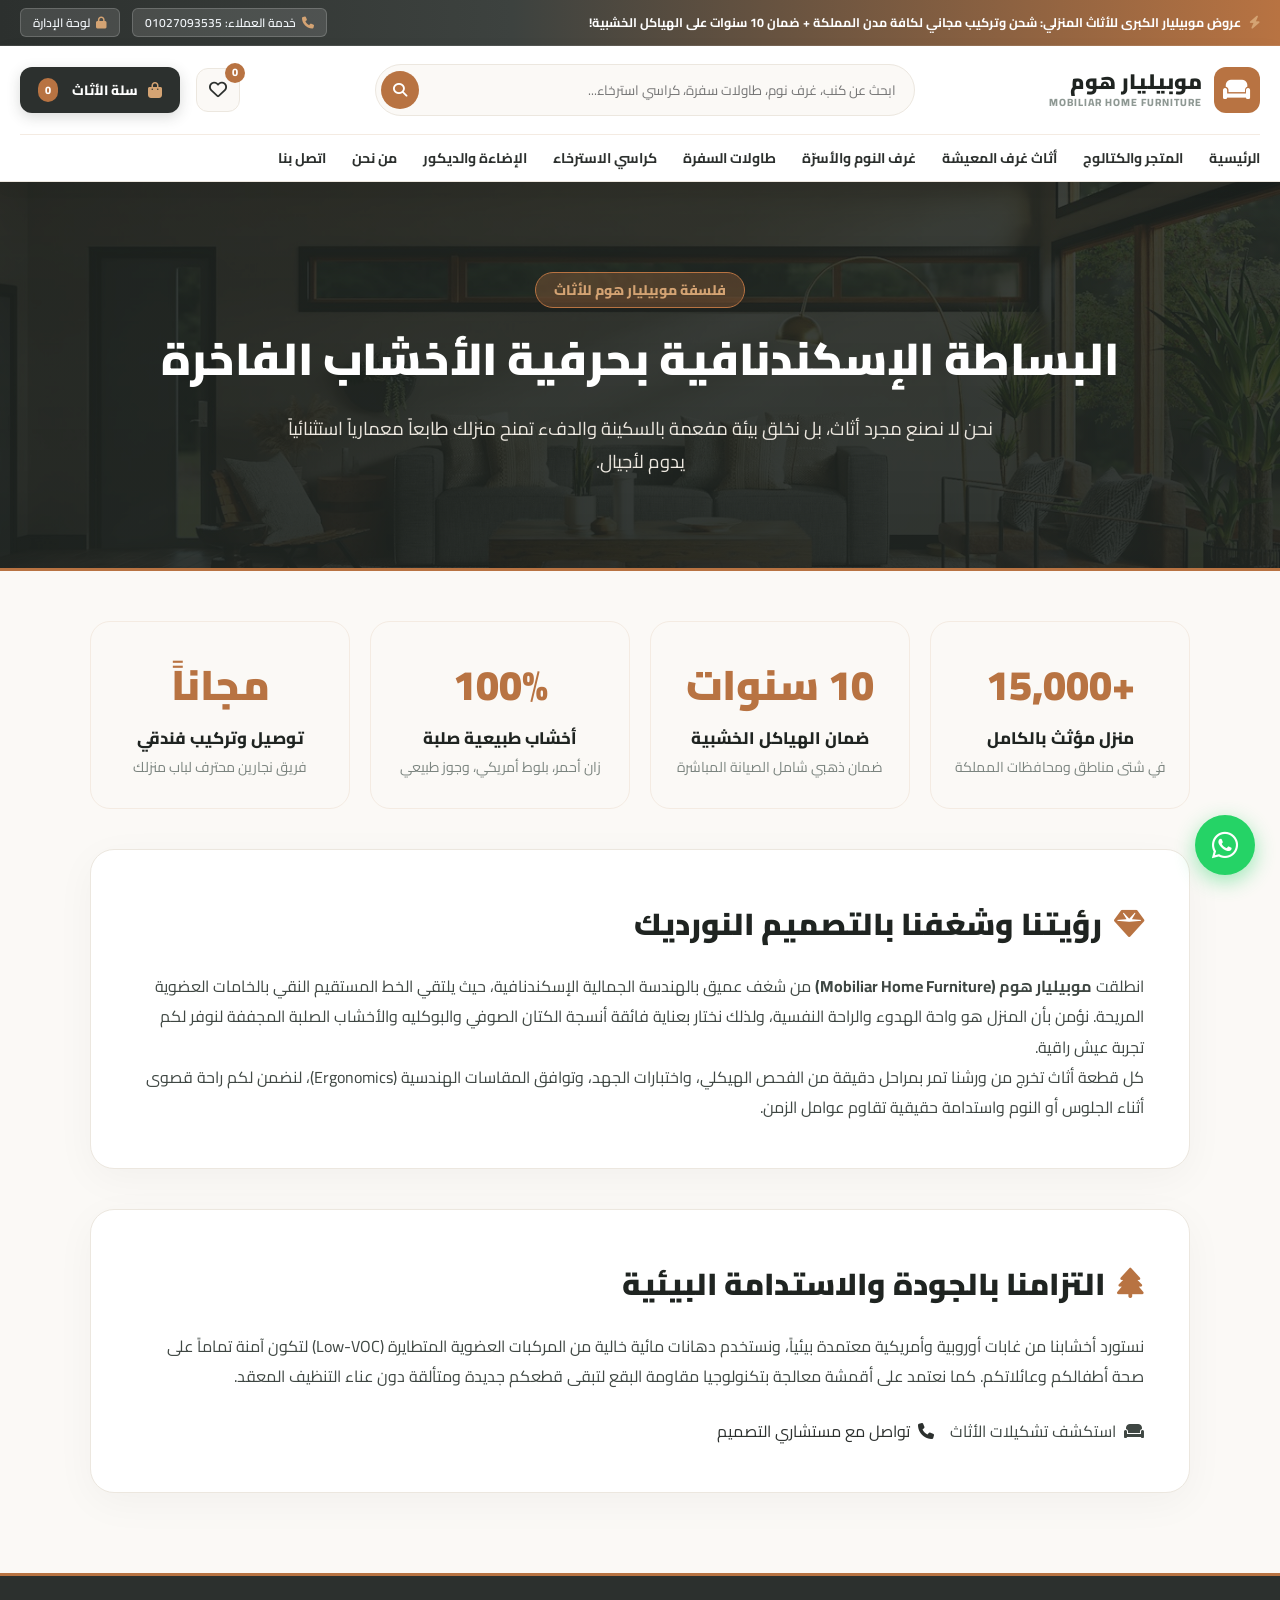
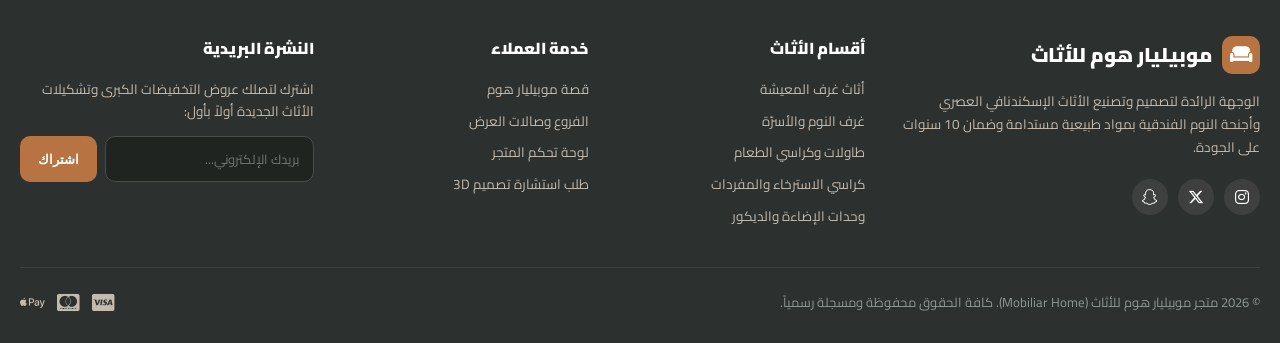
<file: about.html>
<!DOCTYPE html>
<html lang="ar" dir="rtl">
<head>
    <meta charset="UTF-8">
    <meta http-equiv="Content-Type" content="text/html; charset=UTF-8">
    <meta name="viewport" content="width=device-width, initial-scale=1.0">
    <title>من نحن | متجر موبيليار هوم للأثاث العصري</title>
    <meta name="description" content="تعرف على قصة موبيليار هوم وفلسفة التصميم الإسكندنافي العصري وجودة الخامات الخشبية الطبيعية بضمان 10 سنوات.">
    <!-- Google Fonts: Cairo -->
    <link rel="preconnect" href="https://fonts.googleapis.com">
    <link rel="preconnect" href="https://fonts.gstatic.com" crossorigin>
    <link href="https://fonts.googleapis.com/css2?family=Cairo:wght@400;600;700;800;900&display=swap" rel="stylesheet">
    <!-- Font Awesome 6 -->
    <link rel="stylesheet" href="https://cdnjs.cloudflare.com/ajax/libs/font-awesome/6.5.1/css/all.min.css">
    <!-- Main Style -->
    <link rel="stylesheet" href="css/style.css">
    <style>
        .page-hero-about {
            background: linear-gradient(rgba(31,36,33,0.85), rgba(31,36,33,0.92)), url('images/cat_banner_all.jpg') center/cover no-repeat;
            color: #ffffff;
            padding: 90px 20px;
            text-align: center;
            border-bottom: 3px solid #B87342;
        }
        .about-wrapper {
            max-width: 1140px;
            margin: 50px auto 80px;
            padding: 0 20px;
        }
        .about-card {
            background: #ffffff;
            border-radius: 24px;
            border: 1px solid #ECE7DF;
            padding: 45px;
            box-shadow: 0 10px 40px rgba(0,0,0,0.04);
            margin-bottom: 40px;
            line-height: 1.9;
            color: #3F4743;
        }
        .about-card h2 {
            font-size: 1.9rem;
            font-weight: 900;
            color: #1F2421;
            margin-bottom: 18px;
            display: flex;
            align-items: center;
            gap: 12px;
        }
        .about-stats-grid {
            display: grid;
            grid-template-columns: repeat(auto-fit, minmax(220px, 1fr));
            gap: 20px;
            margin: 40px 0;
        }
        .stat-card-furn {
            background: #FBF9F6;
            border: 1.5px solid #F4EBE2;
            border-radius: 20px;
            padding: 30px 20px;
            text-align: center;
            transition: 0.3s;
        }
        .stat-card-furn:hover {
            transform: translateY(-5px);
            border-color: #B87342;
            box-shadow: 0 10px 25px rgba(184,115,66,0.12);
        }
        .stat-card-num {
            font-size: 2.6rem;
            font-weight: 900;
            color: #B87342;
            margin-bottom: 6px;
        }
    </style>
</head>
<body>


    <!-- 1. TOP ANNOUNCEMENT BAR -->
    <div class="furn-topbar">
        <div class="container">
            <div class="furn-topbar-inner">
                <div class="furn-topbar-text">
                    <i class="fa-solid fa-bolt"></i>
                    <span>عروض موبيليار الكبرى للأثاث المنزلي: شحن وتركيب مجاني لكافة مدن المملكة + ضمان 10 سنوات على الهياكل الخشبية!</span>
                </div>
                <div class="furn-top-links">
                    <a href="contact.html"><i class="fa-solid fa-phone"></i> خدمة العملاء: 01027093535</a>
                    <a href="admin/index.html"><i class="fa-solid fa-lock"></i> لوحة الإدارة</a>
                </div>
            </div>
        </div>
    </div>

    <!-- 2. MAIN HEADER -->
    <header class="site-header" style="background:#ffffff; border-bottom:1px solid #ECE7DF; position:sticky; top:0; z-index:999; box-shadow:0 4px 20px rgba(0,0,0,0.03);">
        <div class="container">
            <div style="display:flex; align-items:center; justify-content:space-between; padding:18px 0; gap:24px;">
                <!-- Logo -->
                <a href="index.html" style="display:flex; align-items:center; gap:12px; text-decoration:none; color:inherit;">
                    <div style="width:46px; height:46px; background:#B87342; border-radius:12px; display:flex; align-items:center; justify-content:center; color:#fff; font-size:22px;">
                        <i class="fa-solid fa-couch"></i>
                    </div>
                    <div>
                        <span style="font-size:21px; font-weight:900; color:#1F2421; display:block; line-height:1.2;">موبيليار هوم</span>
                        <span style="font-size:10.5px; font-weight:800; color:#8E9893; letter-spacing:1px; display:block;">MOBILIAR HOME FURNITURE</span>
                    </div>
                </a>

                <!-- Search Bar -->
                <div style="flex:1; max-width:540px; position:relative;">
                    <form action="shop.html" method="GET" style="display:flex; align-items:center; width:100%;">
                        <input type="text" name="q" placeholder="ابحث عن كنب، غرف نوم، طاولات سفرة، كراسي استرخاء..." style="width:100%; padding:12px 18px 12px 50px; border-radius:50px; border:1.5px solid #ECE7DF; background:#FBF9F6; font-family:inherit; font-size:13.5px; outline:none; transition:all 0.25s;">
                        <button type="submit" style="position:absolute; left:6px; width:38px; height:38px; background:#B87342; border:none; border-radius:50%; color:#fff; display:flex; align-items:center; justify-content:center; cursor:pointer;">
                            <i class="fa-solid fa-magnifying-glass" style="font-size:14px;"></i>
                        </button>
                    </form>
                </div>

                <!-- Header Actions -->
                <div style="display:flex; align-items:center; gap:16px;">
                    <a href="shop.html" style="position:relative; width:44px; height:44px; border-radius:12px; background:#FBF9F6; border:1px solid #ECE7DF; display:flex; align-items:center; justify-content:center; color:#2C302E; text-decoration:none;" title="المفضلة">
                        <i class="fa-regular fa-heart" style="font-size:18px;"></i>
                        <span class="wishlist-count" id="wishlistCountBadge" style="position:absolute; top:-6px; right:-6px; background:#B87342; color:#fff; font-size:11px; font-weight:800; width:20px; height:20px; border-radius:50%; display:flex; align-items:center; justify-content:center;">0</span>
                    </a>
                    <button onclick="toggleFurnCartDrawer()" style="display:flex; align-items:center; gap:10px; padding:10px 18px; border-radius:12px; background:#2C302E; color:#fff; border:none; cursor:pointer; font-family:inherit; font-weight:800; font-size:13.5px; box-shadow:0 4px 14px rgba(44,48,46,0.18);">
                        <i class="fa-solid fa-bag-shopping" style="color:#D4A373; font-size:16px;"></i>
                        <span>سلة الأثاث</span>
                        <span class="cart-count" id="cartCountBadge" style="background:#B87342; color:#fff; font-size:11px; padding:2px 7px; border-radius:50px; margin-right:4px;">0</span>
                    </button>
                </div>
            </div>

            <!-- Navigation Links Bar -->
            <nav style="display:flex; align-items:center; justify-content:space-between; border-top:1px solid #F4EBE2; padding:10px 0;">
                <ul style="display:flex; align-items:center; gap:26px; list-style:none; margin:0; padding:0; flex-wrap:wrap;">
                    <li><a href="index.html" style="font-size:14px; font-weight:700; color:#2C302E; text-decoration:none;">الرئيسية</a></li>
                    <li><a href="shop.html" style="font-size:14px; font-weight:700; color:#2C302E; text-decoration:none;">المتجر والكتالوج</a></li>
                    <li><a href="category?cat=living" style="font-size:14px; font-weight:700; color:#2C302E; text-decoration:none;">أثاث غرف المعيشة</a></li>
                    <li><a href="category?cat=bedroom" style="font-size:14px; font-weight:700; color:#2C302E; text-decoration:none;">غرف النوم والأسرّة</a></li>
                    <li><a href="category?cat=dining" style="font-size:14px; font-weight:700; color:#2C302E; text-decoration:none;">طاولات السفرة</a></li>
                    <li><a href="category?cat=recliners" style="font-size:14px; font-weight:700; color:#2C302E; text-decoration:none;">كراسي الاسترخاء</a></li>
                    <li><a href="category?cat=decor" style="font-size:14px; font-weight:700; color:#2C302E; text-decoration:none;">الإضاءة والديكور</a></li>
                    <li><a href="about.html" style="font-size:14px; font-weight:700; color:#2C302E; text-decoration:none;">من نحن</a></li>
                    <li><a href="contact.html" style="font-size:14px; font-weight:700; color:#2C302E; text-decoration:none;">اتصل بنا</a></li>
                </ul>
            </nav>
        </div>
    </header>


    <!-- HERO ABOUT -->
    <section class="page-hero-about">
        <div class="container">
            <span style="display:inline-block; background:rgba(184,115,66,0.3); border:1px solid #B87342; color:#D4A373; font-weight:800; padding:6px 18px; border-radius:50px; font-size:14px; margin-bottom:16px;">
                فلسفة موبيليار هوم للأثاث
            </span>
            <h1 style="font-size:2.8rem; font-weight:900; margin-bottom:16px;">البساطة الإسكندنافية بحرفية الأخشاب الفاخرة</h1>
            <p style="font-size:1.15rem; max-width:720px; margin:0 auto; color:#ECE7DF; line-height:1.8;">
                نحن لا نصنع مجرد أثاث، بل نخلق بيئة مفعمة بالسكينة والدفء تمنح منزلك طابعاً معمارياً استثنائياً يدوم لأجيال.
            </p>
        </div>
    </section>

    <!-- MAIN ABOUT CONTENT -->
    <main class="about-wrapper">
        <!-- Stats Grid -->
        <div class="about-stats-grid">
            <div class="stat-card-furn">
                <div class="stat-card-num">+15,000</div>
                <div style="font-size:1.05rem; font-weight:800; color:#1F2421; margin-bottom:4px;">منزل مؤثث بالكامل</div>
                <p style="font-size:0.88rem; color:#7B847F; margin:0;">في شتى مناطق ومحافظات المملكة</p>
            </div>
            <div class="stat-card-furn">
                <div class="stat-card-num">10 سنوات</div>
                <div style="font-size:1.05rem; font-weight:800; color:#1F2421; margin-bottom:4px;">ضمان الهياكل الخشبية</div>
                <p style="font-size:0.88rem; color:#7B847F; margin:0;">ضمان ذهبي شامل الصيانة المباشرة</p>
            </div>
            <div class="stat-card-furn">
                <div class="stat-card-num">100%</div>
                <div style="font-size:1.05rem; font-weight:800; color:#1F2421; margin-bottom:4px;">أخشاب طبيعية صلبة</div>
                <p style="font-size:0.88rem; color:#7B847F; margin:0;">زان أحمر، بلوط أمريكي، وجوز طبيعي</p>
            </div>
            <div class="stat-card-furn">
                <div class="stat-card-num">مجاناً</div>
                <div style="font-size:1.05rem; font-weight:800; color:#1F2421; margin-bottom:4px;">توصيل وتركيب فندقي</div>
                <p style="font-size:0.88rem; color:#7B847F; margin:0;">فريق نجارين محترف لباب منزلك</p>
            </div>
        </div>

        <div class="about-card">
            <h2><i class="fa-solid fa-gem" style="color:#B87342;"></i> رؤيتنا وشغفنا بالتصميم النورديك</h2>
            <p>
                انطلقت <strong>موبيليار هوم (Mobiliar Home Furniture)</strong> من شغف عميق بالهندسة الجمالية الإسكندنافية، حيث يلتقي الخط المستقيم النقي بالخامات العضوية المريحة. نؤمن بأن المنزل هو واحة الهدوء والراحة النفسية، ولذلك نختار بعناية فائقة أنسجة الكتان الصوفي والبوكليه والأخشاب الصلبة المجففة لنوفر لكم تجربة عيش راقية.
            </p>
            <p>
                كل قطعة أثاث تخرج من ورشنا تمر بمراحل دقيقة من الفحص الهيكلي، واختبارات الجهد، وتوافق المقاسات الهندسية (Ergonomics)، لنضمن لكم راحة قصوى أثناء الجلوس أو النوم واستدامة حقيقية تقاوم عوامل الزمن.
            </p>
        </div>

        <div class="about-card">
            <h2><i class="fa-solid fa-tree" style="color:#B87342;"></i> التزامنا بالجودة والاستدامة البيئية</h2>
            <p>
                نستورد أخشابنا من غابات أوروبية وأمريكية معتمدة بيئياً، ونستخدم دهانات مائية خالية من المركبات العضوية المتطايرة (Low-VOC) لتكون آمنة تماماً على صحة أطفالكم وعائلاتكم. كما نعتمد على أقمشة معالجة بتكنولوجيا مقاومة البقع لتبقى قطعكم جديدة ومتألقة دون عناء التنظيف المعقد.
            </p>
            <div style="display:flex; gap:16px; margin-top:25px; flex-wrap:wrap;">
                <a href="shop.html" class="furn-hero-btn-primary" style="display:inline-flex; align-items:center; gap:8px;">
                    <i class="fa-solid fa-couch"></i> استكشف تشكيلات الأثاث
                </a>
                <a href="contact.html" class="furn-hero-btn-outline" style="display:inline-flex; align-items:center; gap:8px; border-color:#2C302E; color:#2C302E;">
                    <i class="fa-solid fa-phone"></i> تواصل مع مستشاري التصميم
                </a>
            </div>
        </div>
    </main>

    <!-- 9. SITE FOOTER -->
    <footer style="background:#2C302E; color:#F4EBE2; padding:60px 0 30px; border-top:3px solid #B87342;">
        <div class="container">
            <div style="display:grid; grid-template-columns:1.5fr 1fr 1fr 1.2fr; gap:36px; margin-bottom:40px;">
                <!-- Col 1 -->
                <div>
                    <div style="display:flex; align-items:center; gap:10px; margin-bottom:16px;">
                        <div style="width:38px; height:38px; background:#B87342; border-radius:10px; display:flex; align-items:center; justify-content:center; color:#fff; font-size:18px;">
                            <i class="fa-solid fa-couch"></i>
                        </div>
                        <span style="font-size:20px; font-weight:900; color:#fff;">موبيليار هوم للأثاث</span>
                    </div>
                    <p style="font-size:13.5px; color:#C4BBB0; line-height:1.7; margin-bottom:20px;">الوجهة الرائدة لتصميم وتصنيع الأثاث الإسكندنافي العصري وأجنحة النوم الفندقية بمواد طبيعية مستدامة وضمان 10 سنوات على الجودة.</p>
                    <div style="display:flex; gap:10px;">
                        <a href="#" style="width:36px; height:36px; border-radius:50%; background:rgba(255,255,255,0.08); display:flex; align-items:center; justify-content:center; color:#fff; text-decoration:none;"><i class="fa-brands fa-instagram"></i></a>
                        <a href="#" style="width:36px; height:36px; border-radius:50%; background:rgba(255,255,255,0.08); display:flex; align-items:center; justify-content:center; color:#fff; text-decoration:none;"><i class="fa-brands fa-x-twitter"></i></a>
                        <a href="#" style="width:36px; height:36px; border-radius:50%; background:rgba(255,255,255,0.08); display:flex; align-items:center; justify-content:center; color:#fff; text-decoration:none;"><i class="fa-brands fa-snapchat"></i></a>
                    </div>
                </div>

                <!-- Col 2: Categories -->
                <div>
                    <h4 style="font-size:16px; font-weight:900; color:#fff; margin-bottom:18px;">أقسام الأثاث</h4>
                    <ul style="list-style:none; padding:0; margin:0; display:flex; flex-direction:column; gap:10px; font-size:13.5px;">
                        <li><a href="category?cat=living" style="color:#C4BBB0; text-decoration:none;">أثاث غرف المعيشة</a></li>
                        <li><a href="category?cat=bedroom" style="color:#C4BBB0; text-decoration:none;">غرف النوم والأسرّة</a></li>
                        <li><a href="category?cat=dining" style="color:#C4BBB0; text-decoration:none;">طاولات وكراسي الطعام</a></li>
                        <li><a href="category?cat=recliners" style="color:#C4BBB0; text-decoration:none;">كراسي الاسترخاء والمفردات</a></li>
                        <li><a href="category?cat=decor" style="color:#C4BBB0; text-decoration:none;">وحدات الإضاءة والديكور</a></li>
                    </ul>
                </div>

                <!-- Col 3: Customer Care -->
                <div>
                    <h4 style="font-size:16px; font-weight:900; color:#fff; margin-bottom:18px;">خدمة العملاء</h4>
                    <ul style="list-style:none; padding:0; margin:0; display:flex; flex-direction:column; gap:10px; font-size:13.5px;">
                        <li><a href="about.html" style="color:#C4BBB0; text-decoration:none;">قصة موبيليار هوم</a></li>
                        <li><a href="contact.html" style="color:#C4BBB0; text-decoration:none;">الفروع وصالات العرض</a></li>
                        <li><a href="admin/index.html" style="color:#C4BBB0; text-decoration:none;">لوحة تحكم المتجر</a></li>
                        <li><a href="https://wa.me/201027093535" target="_blank" style="color:#C4BBB0; text-decoration:none;">طلب استشارة تصميم 3D</a></li>
                    </ul>
                </div>

                <!-- Col 4: Newsletter -->
                <div>
                    <h4 style="font-size:16px; font-weight:900; color:#fff; margin-bottom:18px;">النشرة البريدية</h4>
                    <p style="font-size:13.5px; color:#C4BBB0; margin-bottom:14px;">اشترك لتصلك عروض التخفيضات الكبرى وتشكيلات الأثاث الجديدة أولاً بأول:</p>
                    <form onsubmit="event.preventDefault(); showFurnToast('تم اشتراكك بنجاح في نشرة عروض موبيليار! 🎉');" style="display:flex; gap:8px;">
                        <input type="email" required placeholder="بريدك الإلكتروني..." style="flex:1; padding:10px 14px; border-radius:10px; border:1px solid #484E4B; background:#1F2421; color:#fff; font-family:inherit; font-size:13px; outline:none;">
                        <button type="submit" style="padding:10px 18px; border-radius:10px; background:#B87342; color:#fff; border:none; font-weight:800; font-size:13px; cursor:pointer;">اشتراك</button>
                    </form>
                </div>
            </div>

            <div style="border-top:1px solid rgba(255,255,255,0.08); padding-top:24px; display:flex; align-items:center; justify-content:space-between; flex-wrap:wrap; gap:14px; font-size:13px; color:#8E9893;">
                <div>© 2026 متجر موبيليار هوم للأثاث (Mobiliar Home). كافة الحقوق محفوظة ومسجلة رسمياً.</div>
                <div style="display:flex; gap:12px; font-size:20px; color:#C4BBB0;">
                    <i class="fa-brands fa-cc-visa"></i>
                    <i class="fa-brands fa-cc-mastercard"></i>
                    <i class="fa-brands fa-apple-pay"></i>
                </div>
            </div>
        </div>
    </footer>

    <!-- SLIDE-OUT CART DRAWER -->
    <div class="cart-overlay" id="cartOverlay" onclick="closeFurnCartDrawer()" style="position:fixed; inset:0; background:rgba(0,0,0,0.5); z-index:9998; opacity:0; pointer-events:none; transition:opacity 0.3s;"></div>
    <div class="cart-drawer" id="cartDrawer" style="position:fixed; top:0; left:0; width:100%; max-width:420px; height:100%; background:#ffffff; z-index:9999; box-shadow:4px 0 25px rgba(0,0,0,0.15); display:flex; flex-direction:column; transform:translateX(-100%); transition:transform 0.35s cubic-bezier(0.16,1,0.3,1);">
        <div style="padding:20px 24px; border-bottom:1.5px solid #ECE7DF; display:flex; align-items:center; justify-content:space-between; background:#FBF9F6;">
            <h3 style="font-size:18px; font-weight:900; color:#1F2421; margin:0; display:flex; align-items:center; gap:8px;">
                <i class="fa-solid fa-couch" style="color:#B87342;"></i>
                <span>سلة مشتريات الأثاث</span>
                <span id="furnCartHeaderCount" style="font-size:13px; background:#B87342; color:#fff; padding:2px 8px; border-radius:50px;">0</span>
            </h3>
            <button onclick="closeFurnCartDrawer()" style="background:none; border:none; font-size:20px; color:#66706B; cursor:pointer;"><i class="fa-solid fa-xmark"></i></button>
        </div>

        <div id="cartDrawerItems" style="flex:1; overflow-y:auto; padding:10px 24px;">
            <!-- Dynamically populated -->
        </div>

        <div style="padding:20px 24px; border-top:1.5px solid #ECE7DF; background:#FBF9F6;">
            <div style="display:flex; justify-content:space-between; align-items:center; margin-bottom:16px;">
                <span style="font-size:15px; font-weight:800; color:#66706B;">الإجمالي المقدر:</span>
                <span id="cartTotalPrice" style="font-size:22px; font-weight:900; color:#B87342;">0 ر.س</span>
            </div>
            <button onclick="proceedFurnCheckout()" style="width:100%; padding:14px; background:#25d366; color:#fff; border:none; border-radius:12px; font-weight:800; font-size:15px; cursor:pointer; display:flex; align-items:center; justify-content:center; gap:10px; box-shadow:0 6px 18px rgba(37,211,102,0.35);">
                <i class="fa-brands fa-whatsapp" style="font-size:20px;"></i>
                <span>إتمام الطلب وتأكيد التوصيل عبر واتساب</span>
            </button>
        </div>
    </div>

    <!-- Floating WhatsApp Button -->
    <a href="https://wa.me/201027093535" target="_blank" class="furn-floating-whatsapp" title="تواصل عبر واتساب">
        <i class="fa-brands fa-whatsapp"></i>
    </a>

    <script src="js/store.js"></script>
</body>
</html>
</file>
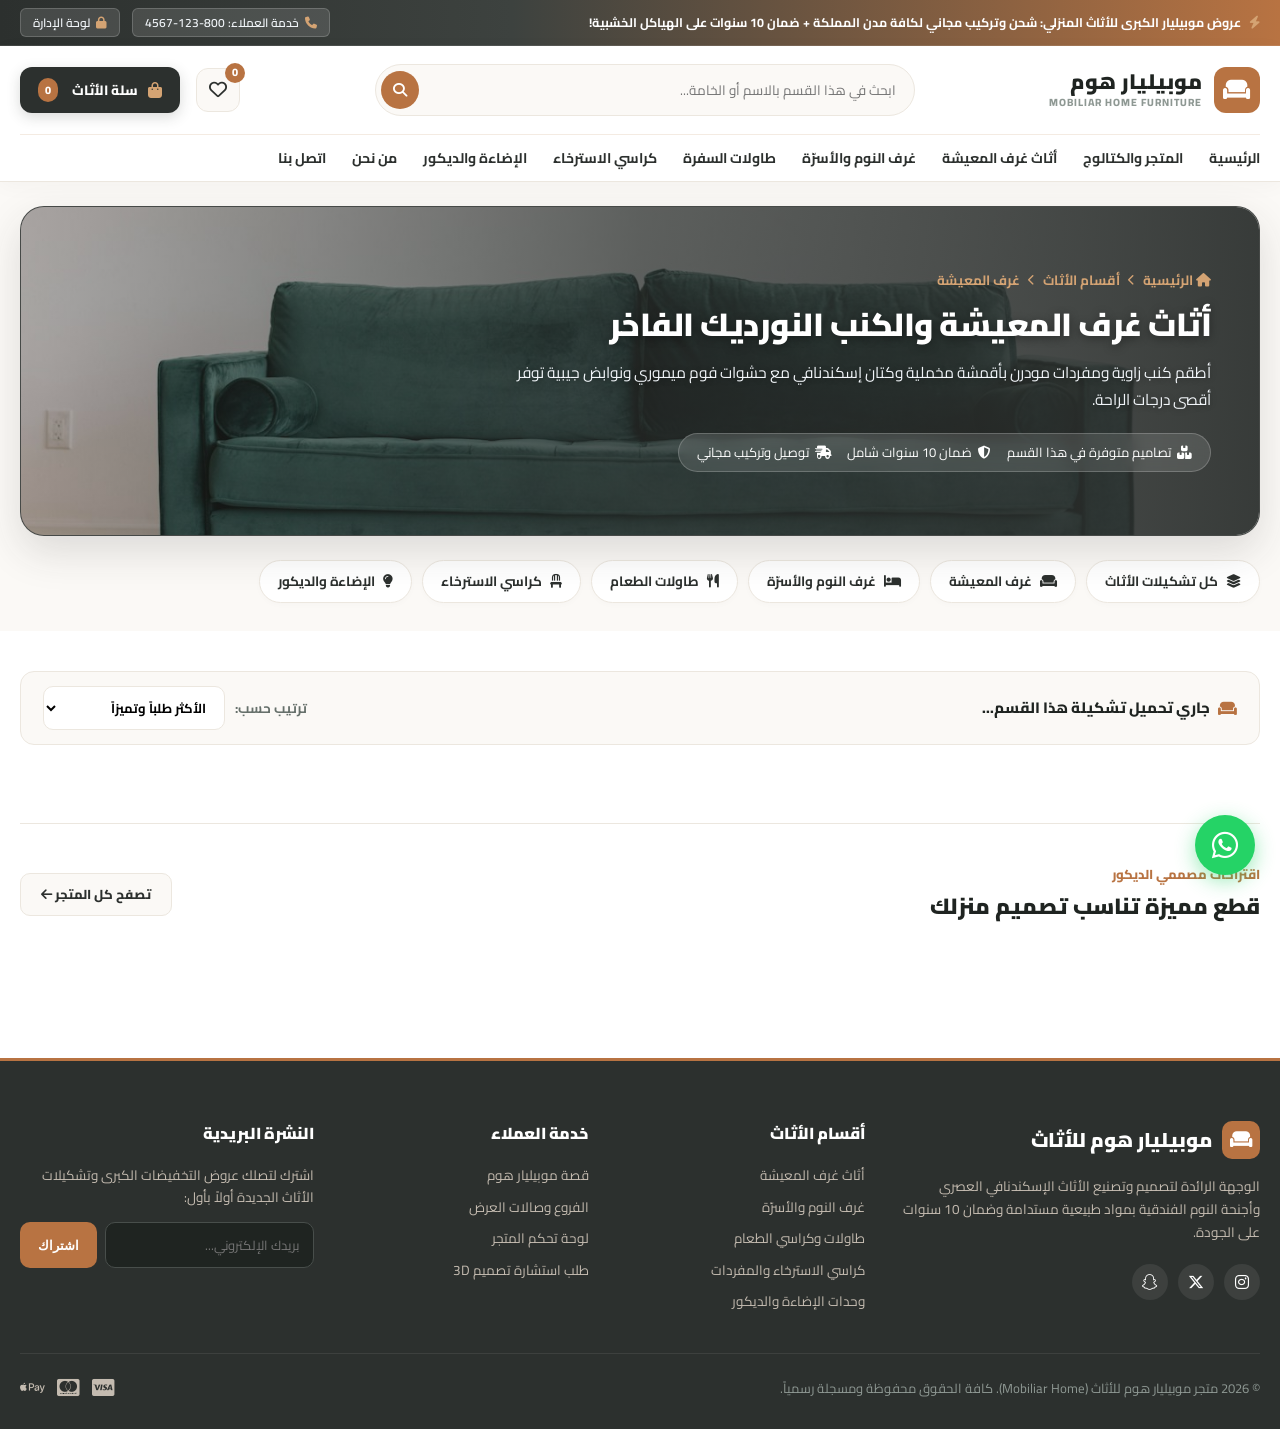
<file: category.html>
<!DOCTYPE html>
<html lang="ar" dir="rtl">
<head>
    <meta charset="UTF-8">
    <meta http-equiv="Content-Type" content="text/html; charset=UTF-8">
    <meta name="viewport" content="width=device-width, initial-scale=1.0">
    <title id="catPageTitle">أقسام وتصنيفات الأثاث | موبيليار هوم للأثاث</title>
    <meta name="description" content="تصفح تشكيلة الأثاث الإسكندنافي العصري للغرف: كنب، غرف نوم، طاولات سفرة، كراسي استرخاء، ووحدات إضاءة بضمان 10 سنوات وشحن مجاني.">
    <!-- Google Fonts: Cairo -->
    <link rel="preconnect" href="https://fonts.googleapis.com">
    <link rel="preconnect" href="https://fonts.gstatic.com" crossorigin>
    <link href="https://fonts.googleapis.com/css2?family=Cairo:wght@400;600;700;800;900&display=swap" rel="stylesheet">
    <!-- Font Awesome 6 -->
    <link rel="stylesheet" href="https://cdnjs.cloudflare.com/ajax/libs/font-awesome/6.5.1/css/all.min.css">
    <!-- Main Style -->
    <link rel="stylesheet" href="css/style.css">
</head>
<body>

    <!-- 1. TOP ANNOUNCEMENT BAR -->
    <div class="furn-topbar">
        <div class="container">
            <div class="furn-topbar-inner">
                <div class="furn-topbar-text">
                    <i class="fa-solid fa-bolt"></i>
                    <span>عروض موبيليار الكبرى للأثاث المنزلي: شحن وتركيب مجاني لكافة مدن المملكة + ضمان 10 سنوات على الهياكل الخشبية!</span>
                </div>
                <div class="furn-top-links">
                    <a href="contact.html"><i class="fa-solid fa-phone"></i> خدمة العملاء: 800-123-4567</a>
                    <a href="admin/index.html"><i class="fa-solid fa-lock"></i> لوحة الإدارة</a>
                </div>
            </div>
        </div>
    </div>

    <!-- 2. MAIN HEADER -->
    <header class="site-header" style="background:#ffffff; border-bottom:1px solid #ECE7DF; position:sticky; top:0; z-index:999; box-shadow:0 4px 20px rgba(0,0,0,0.03);">
        <div class="container">
            <div style="display:flex; align-items:center; justify-content:space-between; padding:18px 0; gap:24px;">
                <!-- Logo -->
                <a href="index.html" style="display:flex; align-items:center; gap:12px; text-decoration:none; color:inherit;">
                    <div style="width:46px; height:46px; background:#B87342; border-radius:12px; display:flex; align-items:center; justify-content:center; color:#fff; font-size:22px;">
                        <i class="fa-solid fa-couch"></i>
                    </div>
                    <div>
                        <span style="font-size:21px; font-weight:900; color:#1F2421; display:block; line-height:1.2;">موبيليار هوم</span>
                        <span style="font-size:10.5px; font-weight:800; color:#8E9893; letter-spacing:1px; display:block;">MOBILIAR HOME FURNITURE</span>
                    </div>
                </a>

                <!-- Search Bar -->
                <div style="flex:1; max-width:540px; position:relative;">
                    <div style="display:flex; align-items:center; width:100%;">
                        <input type="text" id="catSearchInput" oninput="searchCategoryProducts()" placeholder="ابحث في هذا القسم بالاسم أو الخامة..." style="width:100%; padding:12px 18px 12px 50px; border-radius:50px; border:1.5px solid #ECE7DF; background:#FBF9F6; font-family:inherit; font-size:13.5px; outline:none; transition:all 0.25s;">
                        <button type="button" style="position:absolute; left:6px; width:38px; height:38px; background:#B87342; border:none; border-radius:50%; color:#fff; display:flex; align-items:center; justify-content:center;">
                            <i class="fa-solid fa-magnifying-glass" style="font-size:14px;"></i>
                        </button>
                    </div>
                </div>

                <!-- Header Actions -->
                <div style="display:flex; align-items:center; gap:16px;">
                    <a href="shop.html" style="position:relative; width:44px; height:44px; border-radius:12px; background:#FBF9F6; border:1px solid #ECE7DF; display:flex; align-items:center; justify-content:center; color:#2C302E; text-decoration:none;" title="المفضلة">
                        <i class="fa-regular fa-heart" style="font-size:18px;"></i>
                        <span class="wishlist-count" id="wishlistCountBadge" style="position:absolute; top:-6px; right:-6px; background:#B87342; color:#fff; font-size:11px; font-weight:800; width:20px; height:20px; border-radius:50%; display:flex; align-items:center; justify-content:center;">0</span>
                    </a>
                    <button onclick="toggleFurnCartDrawer()" style="display:flex; align-items:center; gap:10px; padding:10px 18px; border-radius:12px; background:#2C302E; color:#fff; border:none; cursor:pointer; font-family:inherit; font-weight:800; font-size:13.5px; box-shadow:0 4px 14px rgba(44,48,46,0.18);">
                        <i class="fa-solid fa-bag-shopping" style="color:#D4A373; font-size:16px;"></i>
                        <span>سلة الأثاث</span>
                        <span class="cart-count" id="cartCountBadge" style="background:#B87342; color:#fff; font-size:11px; padding:2px 7px; border-radius:50px; margin-right:4px;">0</span>
                    </button>
                </div>
            </div>

            <!-- Navigation Links Bar -->
            <nav style="display:flex; align-items:center; justify-content:space-between; border-top:1px solid #F4EBE2; padding:10px 0;">
                <ul style="display:flex; align-items:center; gap:26px; list-style:none; margin:0; padding:0; flex-wrap:wrap;">
                    <li><a href="index.html" style="font-size:14px; font-weight:700; color:#2C302E; text-decoration:none;">الرئيسية</a></li>
                    <li><a href="shop.html" style="font-size:14px; font-weight:700; color:#2C302E; text-decoration:none;">المتجر والكتالوج</a></li>
                    <li><a href="category?cat=living" style="font-size:14px; font-weight:700; color:#2C302E; text-decoration:none;">أثاث غرف المعيشة</a></li>
                    <li><a href="category?cat=bedroom" style="font-size:14px; font-weight:700; color:#2C302E; text-decoration:none;">غرف النوم والأسرّة</a></li>
                    <li><a href="category?cat=dining" style="font-size:14px; font-weight:700; color:#2C302E; text-decoration:none;">طاولات السفرة</a></li>
                    <li><a href="category?cat=recliners" style="font-size:14px; font-weight:700; color:#2C302E; text-decoration:none;">كراسي الاسترخاء</a></li>
                    <li><a href="category?cat=decor" style="font-size:14px; font-weight:700; color:#2C302E; text-decoration:none;">الإضاءة والديكور</a></li>
                    <li><a href="about.html" style="font-size:14px; font-weight:700; color:#2C302E; text-decoration:none;">من نحن</a></li>
                    <li><a href="contact.html" style="font-size:14px; font-weight:700; color:#2C302E; text-decoration:none;">اتصل بنا</a></li>
                </ul>
            </nav>
        </div>
    </header>

    <!-- 3. WIDE CATEGORY BANNER HERO (CINEMATIC) -->
    <section class="furn-cat-banner-section">
        <div class="container">
            <div class="furn-cat-banner-card">
                <img id="catBannerBg" class="furn-cat-banner-bg" src="images/cat_banner_living.jpg" alt="بانر القسم العريض">
                <div class="furn-cat-banner-overlay"></div>
                <div class="furn-cat-banner-content">
                    <div class="furn-cat-breadcrumb">
                        <a href="index.html"><i class="fa-solid fa-house"></i> الرئيسية</a>
                        <i class="fa-solid fa-chevron-left" style="font-size:11px;"></i>
                        <a href="shop.html">أقسام الأثاث</a>
                        <i class="fa-solid fa-chevron-left" style="font-size:11px;"></i>
                        <span id="catBreadcrumbTitle">غرف المعيشة</span>
                    </div>
                    <h1 class="furn-cat-banner-title" id="catTitle">أثاث غرف المعيشة والكنب النورديك الفاخر</h1>
                    <p class="furn-cat-banner-desc" id="catDesc">أطقم كنب زاوية ومفردات مودرن بأقمشة مخملية وكتان إسكندنافي مع حشوات فوم ميموري ونوابض جيبية توفر أقصى درجات الراحة.</p>
                    <div class="furn-cat-banner-stats">
                        <span id="catCountBadge"><i class="fa-solid fa-boxes-stacked"></i> تصاميم متوفرة في هذا القسم</span>
                        <span><i class="fa-solid fa-shield-halved"></i> ضمان 10 سنوات شامل</span>
                        <span><i class="fa-solid fa-truck-fast"></i> توصيل وتركيب مجاني</span>
                    </div>
                </div>
            </div>

            <!-- Quick Category Switcher Chips -->
            <div class="furn-cat-chips-bar">
                <a href="category?cat=all" class="furn-cat-chip" data-cat="all">
                    <i class="fa-solid fa-layer-group"></i>
                    <span>كل تشكيلات الأثاث</span>
                </a>
                <a href="category?cat=living" class="furn-cat-chip" data-cat="living">
                    <i class="fa-solid fa-couch"></i>
                    <span>غرف المعيشة</span>
                </a>
                <a href="category?cat=bedroom" class="furn-cat-chip" data-cat="bedroom">
                    <i class="fa-solid fa-bed"></i>
                    <span>غرف النوم والأسرّة</span>
                </a>
                <a href="category?cat=dining" class="furn-cat-chip" data-cat="dining">
                    <i class="fa-solid fa-utensils"></i>
                    <span>طاولات الطعام</span>
                </a>
                <a href="category?cat=recliners" class="furn-cat-chip" data-cat="recliners">
                    <i class="fa-solid fa-chair"></i>
                    <span>كراسي الاسترخاء</span>
                </a>
                <a href="category?cat=decor" class="furn-cat-chip" data-cat="decor">
                    <i class="fa-solid fa-lightbulb"></i>
                    <span>الإضاءة والديكور</span>
                </a>
            </div>
        </div>
    </section>

    <!-- 4. MAIN CATEGORY PRODUCTS SECTION (EXACT 4 COLUMNS ON DESKTOP, ZERO WHITESPACE) -->
    <section style="padding:40px 0 70px; background:#ffffff;">
        <div class="container">
            <!-- Controls Bar -->
            <div style="display:flex; justify-content:space-between; align-items:center; margin-bottom:28px; flex-wrap:wrap; gap:14px; background:#FBF9F6; padding:14px 22px; border-radius:14px; border:1px solid #ECE7DF;">
                <div style="font-size:15px; font-weight:800; color:#1F2421; display:flex; align-items:center; gap:8px;">
                    <i class="fa-solid fa-couch" style="color:#B87342;"></i>
                    <span id="catProductsStatus">جاري تحميل تشكيلة هذا القسم...</span>
                </div>
                <div style="display:flex; align-items:center; gap:10px;">
                    <span style="font-size:13.5px; color:#66706B; font-weight:700;">ترتيب حسب:</span>
                    <select id="catSortSelect" onchange="sortCategoryProducts()" style="padding:8px 14px; border:1.5px solid #ECE7DF; border-radius:10px; font-family:inherit; font-size:13px; font-weight:700; outline:none; background:#fff; cursor:pointer;">
                        <option value="featured">الأكثر طلباً وتميزاً</option>
                        <option value="price-asc">السعر: من الأقل للأعلى</option>
                        <option value="price-desc">السعر: من الأعلى للأقل</option>
                    </select>
                </div>
            </div>

            <!-- Products Grid Container: 4 Columns on Desktop -->
            <div class="furn-category-products-grid" id="categoryProductsGrid">
                <!-- Dynamically populated -->
            </div>

            <!-- Cross-Category Recommendations -->
            <div id="recommendationsWrapper" style="margin-top:50px; padding-top:40px; border-top:1.5px solid #ECE7DF;">
                <div style="display:flex; justify-content:space-between; align-items:center; margin-bottom:24px;">
                    <div>
                        <span style="font-size:13px; font-weight:800; color:#B87342; display:block; margin-bottom:4px;">اقتراحات مصممي الديكور</span>
                        <h3 style="font-size:22px; font-weight:900; color:#1F2421; margin:0;">قطع مميزة تناسب تصميم منزلك</h3>
                    </div>
                    <a href="shop.html" style="padding:10px 20px; font-size:13px; font-weight:800; color:#2C302E; text-decoration:none; border-radius:10px; border:1.5px solid #ECE7DF; background:#FBF9F6; transition:all 0.2s;">
                        <span>تصفح كل المتجر</span>
                        <i class="fa-solid fa-arrow-left"></i>
                    </a>
                </div>
                <div class="furn-category-products-grid" id="recommendationsGrid">
                    <!-- Populated dynamically -->
                </div>
            </div>
        </div>
    </section>

    <!-- 9. SITE FOOTER -->
    <footer style="background:#2C302E; color:#F4EBE2; padding:60px 0 30px; border-top:3px solid #B87342;">
        <div class="container">
            <div style="display:grid; grid-template-columns:1.5fr 1fr 1fr 1.2fr; gap:36px; margin-bottom:40px;">
                <!-- Col 1 -->
                <div>
                    <div style="display:flex; align-items:center; gap:10px; margin-bottom:16px;">
                        <div style="width:38px; height:38px; background:#B87342; border-radius:10px; display:flex; align-items:center; justify-content:center; color:#fff; font-size:18px;">
                            <i class="fa-solid fa-couch"></i>
                        </div>
                        <span style="font-size:20px; font-weight:900; color:#fff;">موبيليار هوم للأثاث</span>
                    </div>
                    <p style="font-size:13.5px; color:#C4BBB0; line-height:1.7; margin-bottom:20px;">الوجهة الرائدة لتصميم وتصنيع الأثاث الإسكندنافي العصري وأجنحة النوم الفندقية بمواد طبيعية مستدامة وضمان 10 سنوات على الجودة.</p>
                    <div style="display:flex; gap:10px;">
                        <a href="#" style="width:36px; height:36px; border-radius:50%; background:rgba(255,255,255,0.08); display:flex; align-items:center; justify-content:center; color:#fff; text-decoration:none;"><i class="fa-brands fa-instagram"></i></a>
                        <a href="#" style="width:36px; height:36px; border-radius:50%; background:rgba(255,255,255,0.08); display:flex; align-items:center; justify-content:center; color:#fff; text-decoration:none;"><i class="fa-brands fa-x-twitter"></i></a>
                        <a href="#" style="width:36px; height:36px; border-radius:50%; background:rgba(255,255,255,0.08); display:flex; align-items:center; justify-content:center; color:#fff; text-decoration:none;"><i class="fa-brands fa-snapchat"></i></a>
                    </div>
                </div>

                <!-- Col 2: Categories -->
                <div>
                    <h4 style="font-size:16px; font-weight:900; color:#fff; margin-bottom:18px;">أقسام الأثاث</h4>
                    <ul style="list-style:none; padding:0; margin:0; display:flex; flex-direction:column; gap:10px; font-size:13.5px;">
                        <li><a href="category?cat=living" style="color:#C4BBB0; text-decoration:none;">أثاث غرف المعيشة</a></li>
                        <li><a href="category?cat=bedroom" style="color:#C4BBB0; text-decoration:none;">غرف النوم والأسرّة</a></li>
                        <li><a href="category?cat=dining" style="color:#C4BBB0; text-decoration:none;">طاولات وكراسي الطعام</a></li>
                        <li><a href="category?cat=recliners" style="color:#C4BBB0; text-decoration:none;">كراسي الاسترخاء والمفردات</a></li>
                        <li><a href="category?cat=decor" style="color:#C4BBB0; text-decoration:none;">وحدات الإضاءة والديكور</a></li>
                    </ul>
                </div>

                <!-- Col 3: Customer Care -->
                <div>
                    <h4 style="font-size:16px; font-weight:900; color:#fff; margin-bottom:18px;">خدمة العملاء</h4>
                    <ul style="list-style:none; padding:0; margin:0; display:flex; flex-direction:column; gap:10px; font-size:13.5px;">
                        <li><a href="about.html" style="color:#C4BBB0; text-decoration:none;">قصة موبيليار هوم</a></li>
                        <li><a href="contact.html" style="color:#C4BBB0; text-decoration:none;">الفروع وصالات العرض</a></li>
                        <li><a href="admin/index.html" style="color:#C4BBB0; text-decoration:none;">لوحة تحكم المتجر</a></li>
                        <li><a href="https://wa.me/201027093535" target="_blank" style="color:#C4BBB0; text-decoration:none;">طلب استشارة تصميم 3D</a></li>
                    </ul>
                </div>

                <!-- Col 4: Newsletter -->
                <div>
                    <h4 style="font-size:16px; font-weight:900; color:#fff; margin-bottom:18px;">النشرة البريدية</h4>
                    <p style="font-size:13.5px; color:#C4BBB0; margin-bottom:14px;">اشترك لتصلك عروض التخفيضات الكبرى وتشكيلات الأثاث الجديدة أولاً بأول:</p>
                    <form onsubmit="event.preventDefault(); showFurnToast('تم اشتراكك بنجاح في نشرة عروض موبيليار! 🎉');" style="display:flex; gap:8px;">
                        <input type="email" required placeholder="بريدك الإلكتروني..." style="flex:1; padding:10px 14px; border-radius:10px; border:1px solid #484E4B; background:#1F2421; color:#fff; font-family:inherit; font-size:13px; outline:none;">
                        <button type="submit" style="padding:10px 18px; border-radius:10px; background:#B87342; color:#fff; border:none; font-weight:800; font-size:13px; cursor:pointer;">اشتراك</button>
                    </form>
                </div>
            </div>

            <div style="border-top:1px solid rgba(255,255,255,0.08); padding-top:24px; display:flex; align-items:center; justify-content:space-between; flex-wrap:wrap; gap:14px; font-size:13px; color:#8E9893;">
                <div>© 2026 متجر موبيليار هوم للأثاث (Mobiliar Home). كافة الحقوق محفوظة ومسجلة رسمياً.</div>
                <div style="display:flex; gap:12px; font-size:20px; color:#C4BBB0;">
                    <i class="fa-brands fa-cc-visa"></i>
                    <i class="fa-brands fa-cc-mastercard"></i>
                    <i class="fa-brands fa-apple-pay"></i>
                </div>
            </div>
        </div>
    </footer>

    <!-- SLIDE-OUT CART DRAWER -->
    <div class="cart-overlay" id="cartOverlay" onclick="closeFurnCartDrawer()" style="position:fixed; inset:0; background:rgba(0,0,0,0.5); z-index:9998; opacity:0; pointer-events:none; transition:opacity 0.3s;"></div>
    <div class="cart-drawer" id="cartDrawer" style="position:fixed; top:0; left:0; width:100%; max-width:420px; height:100%; background:#ffffff; z-index:9999; box-shadow:4px 0 25px rgba(0,0,0,0.15); display:flex; flex-direction:column; transform:translateX(-100%); transition:transform 0.35s cubic-bezier(0.16,1,0.3,1);">
        <div style="padding:20px 24px; border-bottom:1.5px solid #ECE7DF; display:flex; align-items:center; justify-content:space-between; background:#FBF9F6;">
            <h3 style="font-size:18px; font-weight:900; color:#1F2421; margin:0; display:flex; align-items:center; gap:8px;">
                <i class="fa-solid fa-couch" style="color:#B87342;"></i>
                <span>سلة مشتريات الأثاث</span>
                <span id="furnCartHeaderCount" style="font-size:13px; background:#B87342; color:#fff; padding:2px 8px; border-radius:50px;">0</span>
            </h3>
            <button onclick="closeFurnCartDrawer()" style="background:none; border:none; font-size:20px; color:#66706B; cursor:pointer;"><i class="fa-solid fa-xmark"></i></button>
        </div>

        <div id="cartDrawerItems" style="flex:1; overflow-y:auto; padding:10px 24px;">
            <!-- Dynamically populated -->
        </div>

        <div style="padding:20px 24px; border-top:1.5px solid #ECE7DF; background:#FBF9F6;">
            <div style="display:flex; justify-content:space-between; align-items:center; margin-bottom:16px;">
                <span style="font-size:15px; font-weight:800; color:#66706B;">الإجمالي المقدر:</span>
                <span id="cartTotalPrice" style="font-size:22px; font-weight:900; color:#B87342;">0 ر.س</span>
            </div>
            <button onclick="proceedFurnCheckout()" style="width:100%; padding:14px; background:#25d366; color:#fff; border:none; border-radius:12px; font-weight:800; font-size:15px; cursor:pointer; display:flex; align-items:center; justify-content:center; gap:10px; box-shadow:0 6px 18px rgba(37,211,102,0.35);">
                <i class="fa-brands fa-whatsapp" style="font-size:20px;"></i>
                <span>إتمام الطلب وتأكيد التوصيل عبر واتساب</span>
            </button>
        </div>
    </div>

    <!-- Floating WhatsApp Button -->
    <a href="https://wa.me/201027093535" target="_blank" class="furn-floating-whatsapp" title="تواصل عبر واتساب">
        <i class="fa-brands fa-whatsapp"></i>
    </a>

    <!-- Scripts -->
    <script src="js/store.js"></script>
    <script>
    const categoryMetadata = {
        'living': {
            name: 'أثاث غرف المعيشة',
            banner: 'images/cat_banner_living.jpg',
            title: 'أثاث غرف المعيشة والكنب النورديك الفاخر',
            desc: 'أطقم كنب زاوية ومفردات مودرن بأقمشة مخملية وكتان إسكندنافي مع حشوات فوم ميموري ونوابض جيبية توفر أقصى درجات الراحة.'
        },
        'bedroom': {
            name: 'غرف النوم والأسرّة',
            banner: 'images/cat_banner_bedroom.jpg',
            title: 'أجنحة غرف النوم الفندقية والأسرّة الملكية',
            desc: 'تصاميم نوم فندقية تجمع بين صلابة خشب البلوط الطبيعي والألواح الداعمة المانعة للاهتزاز مع وحدات تخزين متكاملة وكمودينات أنيقة.'
        },
        'dining': {
            name: 'طاولات وكراسي السفرة',
            banner: 'images/cat_banner_dining.jpg',
            title: 'طاولات طعام رخامية وخشبية وكراسي مخملية',
            desc: 'اجمع العائلة بأرقى تفاصيل الضيافة مع طاولات طعام خشب جوز إيطالي وأسطح رخام كارارا طبيعي مقاوم للحرارة والبقع.'
        },
        'recliners': {
            name: 'كراسي الاسترخاء والمفردات',
            banner: 'images/cat_banner_recliners.jpg',
            title: 'كراسي القراءة العصرية ومقاعد البوكليه',
            desc: 'كراسي مفردة مميزة تحتضن الجسم بنعومة فائقة، بقماش البوكليه الناعم وأرجل خشبية صلبة تمنح زاوية القراءة لمسة دافئة.'
        },
        'decor': {
            name: 'وحدات الإضاءة والديكور',
            banner: 'images/cat_banner_decor.jpg',
            title: 'مصابيح أرضية وديكورات آرت ديكو ونحاس',
            desc: 'وحدات إضاءة هندسية مدروسة تبرز جمال المساحات والألوان، مع أباجورات ومصابيح بأطر نحاسية مطفية وتوهج دافئ ومريح للعين.'
        },
        'all': {
            name: 'كافة تشكيلات الأثاث',
            banner: 'images/cat_banner_all.jpg',
            title: 'تشكيلة موبيليار هوم الكاملة للأثاث العصري الراقي',
            desc: 'استكشف أحدث تصميمات الأثاث المنزلي الإسكندنافي والكلاسيكي المصنوعة من أخشاب البلوط والزان الطبيعي والأقمشة المعالجة الفاخرة.'
        }
    };

    let allProducts = defaultFurnProducts;
    let currentCat = 'all';

    function getParam(key) {
        var urlParams = new URLSearchParams(window.location.search);
        return urlParams.get(key);
    }

    function matchCategory(p, cat) {
        if (!cat || cat === 'all') return true;
        var target = (cat || '').toLowerCase().trim();
        var pCat = (p.category || '').toLowerCase().trim();
        var pCatName = (p.categoryName || '').toLowerCase().trim();
        var pName = (p.name || p.title || '').toLowerCase().trim();

        if (target === 'living') {
            return pCat === 'living' || pCatName.indexOf('معيشة') !== -1 || pName.indexOf('كنب') !== -1 || pName.indexOf('بوفيه') !== -1 || pName.indexOf('قهوة') !== -1;
        }
        if (target === 'bedroom') {
            return pCat === 'bedroom' || pCatName.indexOf('نوم') !== -1 || pName.indexOf('سرير') !== -1 || pName.indexOf('دولاب') !== -1 || pName.indexOf('كمودين') !== -1;
        }
        if (target === 'dining') {
            return pCat === 'dining' || pCatName.indexOf('طعام') !== -1 || pCatName.indexOf('سفرة') !== -1 || pName.indexOf('طاولة طعام') !== -1 || pName.indexOf('كراسي طعام') !== -1;
        }
        if (target === 'recliners') {
            return pCat === 'recliners' || pCatName.indexOf('استرخاء') !== -1 || pCatName.indexOf('مفرد') !== -1 || pName.indexOf('كرسي') !== -1 || pName.indexOf('شيزلونج') !== -1;
        }
        if (target === 'decor') {
            return pCat === 'decor' || pCatName.indexOf('إضاءة') !== -1 || pCatName.indexOf('ديكور') !== -1 || pName.indexOf('مصباح') !== -1 || pName.indexOf('ثريا') !== -1;
        }
        return pCat === target;
    }

    function renderCategoryCard(p) {
        var specsChips = (p.specs || []).slice(0, 2).map(function(s) {
            return '<span style="display:inline-block; font-size:11px; font-weight:700; background:#FBF9F6; color:#66706B; padding:3px 8px; border-radius:6px; border:1px solid #ECE7DF;">' + s + '</span>';
        }).join('');
        var escapedName = (p.name || p.title).replace(/'/g, "\'");
        var oldPriceHtml = p.oldPrice ? '<span style="font-size:13px; color:#8E9893; text-decoration:line-through;">' + Number(p.oldPrice).toLocaleString('en-US') + ' ر.س</span>' : '';

        return `
            <div class="product-card furn-card" data-category="${p.category}">
                <span class="product-badge" style="position:absolute; top:12px; right:12px; background:linear-gradient(135deg, #B87342, #9E5D30); color:#fff; font-size:11px; font-weight:800; padding:4px 10px; border-radius:50px; z-index:3;">${p.badge || 'مميز'}</span>
                <button class="wishlist-btn" onclick="toggleFurnWishlist(${p.id})" style="position:absolute; top:12px; left:12px; background:rgba(255,255,255,0.9); border:none; width:34px; height:34px; border-radius:50%; display:flex; align-items:center; justify-content:center; color:#2C302E; cursor:pointer; z-index:3; box-shadow:0 2px 6px rgba(0,0,0,0.06);" title="إضافة للرغبات">
                    <i class="fa-regular fa-heart"></i>
                </button>
                <a href="product?id=${p.id}" class="product-thumb-box" style="display:block; position:relative; height:230px; overflow:hidden; background:#FBF9F6; text-decoration:none;">
                    <img src="${p.image}" alt="${p.name || p.title}" style="width:100%; height:100%; object-fit:cover; transition:transform 0.5s cubic-bezier(0.16, 1, 0.3, 1);">
                </a>
                <div class="product-info-box" style="padding:16px 18px 20px; display:flex; flex-direction:column; flex:1; justify-content:space-between; background:#ffffff; border-top:1px solid #ECE7DF;">
                    <div>
                        <span style="font-size:12px; font-weight:800; color:#B87342; display:block; margin-bottom:4px;">${p.categoryName || 'أثاث منزلي'}</span>
                        <h3 style="font-size:15px; font-weight:800; color:#1F2421; line-height:1.4; margin-bottom:8px; min-height:42px;">
                            <a href="product?id=${p.id}" style="color:inherit; text-decoration:none;">${p.name || p.title}</a>
                        </h3>
                        <div style="display:flex; flex-wrap:wrap; gap:6px; margin-bottom:10px;">
                            ${specsChips}
                        </div>
                    </div>
                    <div>
                        <div style="display:flex; align-items:baseline; gap:8px; margin-top:8px;">
                            <span style="font-size:17px; font-weight:900; color:#1F2421;">${Number(p.price).toLocaleString('en-US')} ر.س</span>
                            ${oldPriceHtml}
                        </div>
                        <div class="furn-card-actions">
                            <button class="furn-btn-add" onclick="addFurnToCart(${p.id}, '${escapedName}', ${p.price}, '${p.image}')">
                                <i class="fa-solid fa-cart-plus"></i>
                                <span>إضافة للسلة</span>
                            </button>
                            <a href="product?id=${p.id}" class="furn-btn-view">
                                <i class="fa-regular fa-eye"></i>
                                <span>عرض المنتج</span>
                            </a>
                        </div>
                    </div>
                </div>
            </div>
        `;
    }

    async function loadDataAndInit() {
        var param = getParam('cat') || 'all';
        currentCat = param.toLowerCase();

        try {
            var local = localStorage.getItem('mobiliar_store_data');
            if (local) {
                var parsed = JSON.parse(local);
                if (parsed && Array.isArray(parsed.products) && parsed.products.length > 0) {
                    allProducts = parsed.products;
                }
            }
        } catch(e) {}

        renderCategoryHeader(currentCat);
        highlightActiveChip(currentCat);
        renderProducts(currentCat);
        renderRecommendations(currentCat);
    }

    function renderCategoryHeader(cat) {
        var meta = categoryMetadata[cat] || categoryMetadata['all'];
        document.getElementById('catPageTitle').textContent = meta.name + ' | موبيليار هوم للأثاث';
        document.getElementById('catBannerBg').src = meta.banner;
        document.getElementById('catBreadcrumbTitle').textContent = meta.name;
        document.getElementById('catTitle').textContent = meta.title;
        document.getElementById('catDesc').textContent = meta.desc;
    }

    function highlightActiveChip(cat) {
        var chips = document.querySelectorAll('.furn-cat-chip');
        chips.forEach(function(c) {
            var chipCat = c.getAttribute('data-cat');
            if (chipCat === cat) c.classList.add('active');
            else c.classList.remove('active');
        });
    }

    function renderProducts(cat, searchTerm) {
        var grid = document.getElementById('categoryProductsGrid');
        var filtered = allProducts.filter(function(p) { return matchCategory(p, cat); });

        if (searchTerm) {
            var term = searchTerm.toLowerCase().trim();
            filtered = filtered.filter(function(p) {
                return (p.name || p.title || '').toLowerCase().indexOf(term) !== -1 || (p.material || '').toLowerCase().indexOf(term) !== -1;
            });
        }

        var countBadge = document.getElementById('catCountBadge');
        if (countBadge) countBadge.innerHTML = '<i class="fa-solid fa-boxes-stacked"></i> ' + filtered.length + ' تصاميم متوفرة في هذا القسم';

        var statusEl = document.getElementById('catProductsStatus');
        if (statusEl) statusEl.textContent = 'تم العثور على ' + filtered.length + ' قطعة أثاث في هذا القسم';

        if (filtered.length === 0) {
            grid.innerHTML = `
                <div style="grid-column: 1 / -1; text-align: center; padding: 50px 20px; background: #ffffff; border-radius: 20px; border: 1.5px dashed #ECE7DF; width: 100%;">
                    <i class="fa-solid fa-couch" style="font-size: 46px; color: #D8CEBE; margin-bottom: 14px;"></i>
                    <h3 style="font-size: 19px; color: #2C302E; margin-bottom: 8px;">لم نجد قطع مطابقة للبحث في هذا القسم</h3>
                    <p style="color: #66706B; font-size: 14px; margin-bottom: 18px;">جرب تصفح الأقسام الأخرى أو عرض كافة التشكيلات</p>
                    <a href="category?cat=all" class="furn-btn-add" style="display: inline-flex; align-items: center; gap: 8px; padding: 12px 24px; border-radius: 12px; background:#B87342; color:#fff; text-decoration:none; font-weight:800; width:auto;">
                        <i class="fa-solid fa-layer-group"></i> عرض كل أثاث المتجر
                    </a>
                </div>
            `;
            return;
        }

        grid.innerHTML = filtered.map(function(p) { return renderCategoryCard(p); }).join('');
    }

    function renderRecommendations(cat) {
        var recGrid = document.getElementById('recommendationsGrid');
        if (!recGrid) return;
        var others = allProducts.filter(function(p) { return !matchCategory(p, cat); });
        if (others.length === 0) others = allProducts.slice(0, 4);
        var selected = others.slice(0, 4);
        recGrid.innerHTML = selected.map(function(p) { return renderCategoryCard(p); }).join('');
    }

    function searchCategoryProducts() {
        var input = document.getElementById('catSearchInput');
        if (!input) return;
        renderProducts(currentCat, input.value);
    }

    function sortCategoryProducts() {
        var val = document.getElementById('catSortSelect').value;
        if (val === 'price-asc') {
            allProducts.sort(function(a, b) { return a.price - b.price; });
        } else if (val === 'price-desc') {
            allProducts.sort(function(a, b) { return b.price - a.price; });
        } else {
            allProducts.sort(function(a, b) { return a.id - b.id; });
        }
        renderProducts(currentCat);
    }

    document.addEventListener('DOMContentLoaded', loadDataAndInit);
    </script>
</body>
</html>
</file>
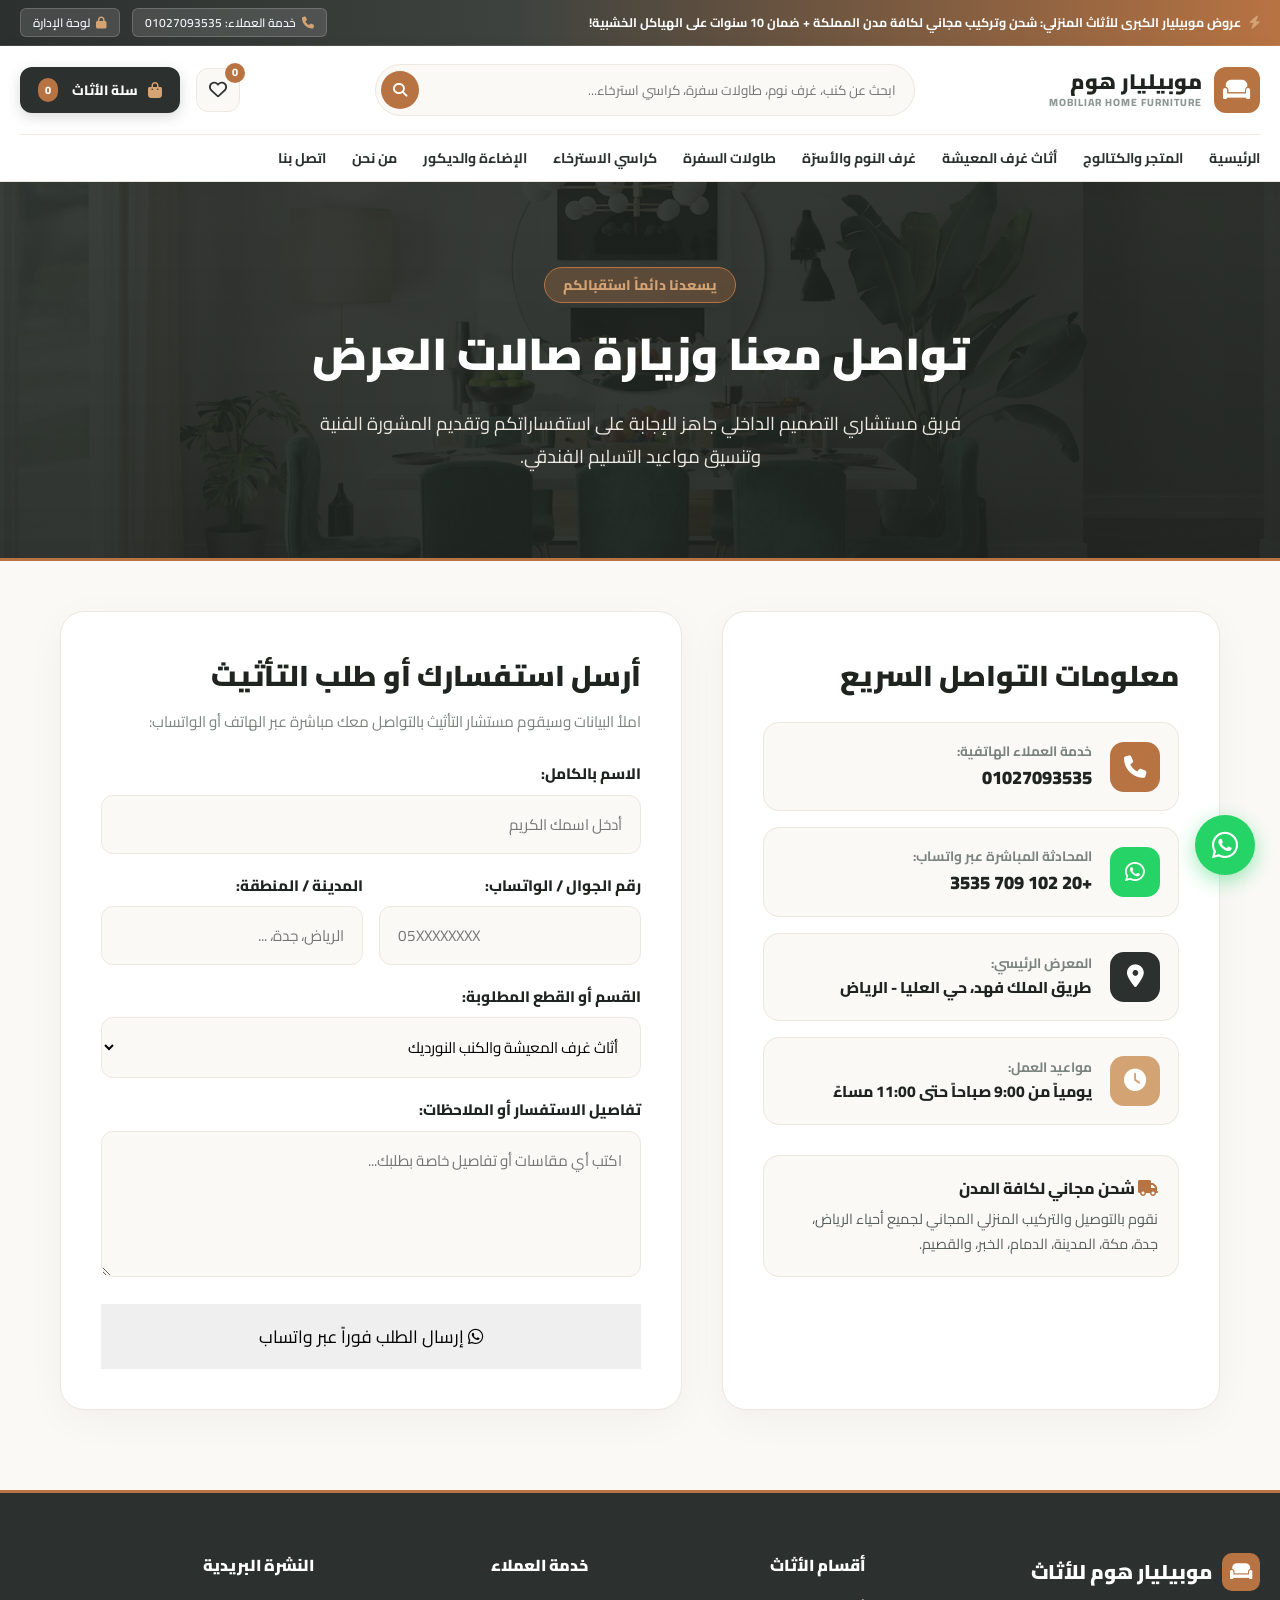
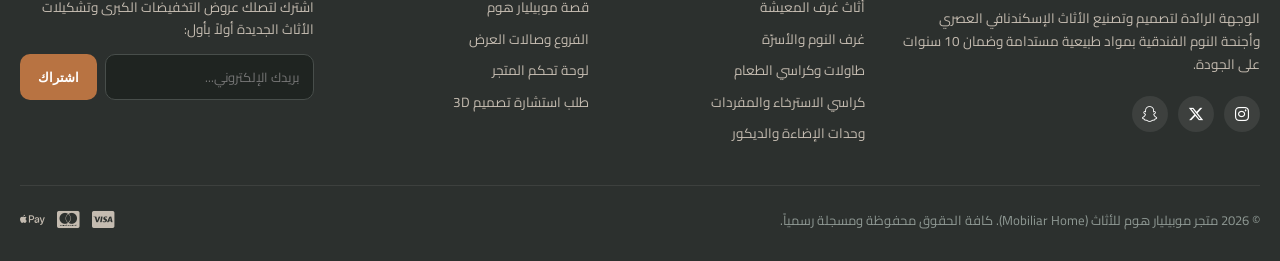
<file: contact.html>
<!DOCTYPE html>
<html lang="ar" dir="rtl">
<head>
    <meta charset="UTF-8">
    <meta http-equiv="Content-Type" content="text/html; charset=UTF-8">
    <meta name="viewport" content="width=device-width, initial-scale=1.0">
    <title>اتصل بنا وفروع المعارض | متجر موبيليار هوم</title>
    <meta name="description" content="تواصل مع خدمة عملاء موبيليار هوم، احجز موعد زيارة لصالات العرض بالرياض وجدة أو اطلب استشارة تأثيث فورية عبر واتساب.">
    <!-- Google Fonts: Cairo -->
    <link rel="preconnect" href="https://fonts.googleapis.com">
    <link rel="preconnect" href="https://fonts.gstatic.com" crossorigin>
    <link href="https://fonts.googleapis.com/css2?family=Cairo:wght@400;600;700;800;900&display=swap" rel="stylesheet">
    <!-- Font Awesome 6 -->
    <link rel="stylesheet" href="https://cdnjs.cloudflare.com/ajax/libs/font-awesome/6.5.1/css/all.min.css">
    <!-- Main Style -->
    <link rel="stylesheet" href="css/style.css">
    <style>
        .page-hero-contact {
            background: linear-gradient(rgba(31,36,33,0.88), rgba(31,36,33,0.92)), url('images/cat_banner_dining.jpg') center/cover no-repeat;
            color: #ffffff;
            padding: 85px 20px;
            text-align: center;
            border-bottom: 3px solid #B87342;
        }
        .contact-wrapper {
            max-width: 1200px;
            margin: 50px auto 80px;
            padding: 0 20px;
        }
        .contact-grid-main {
            display: grid;
            grid-template-columns: 1fr 1.25fr;
            gap: 40px;
        }
        @media (max-width: 900px) {
            .contact-grid-main { grid-template-columns: 1fr; }
        }
        
        .contact-info-panel {
            background: #ffffff;
            border-radius: 24px;
            border: 1px solid #ECE7DF;
            padding: 40px;
            box-shadow: 0 10px 40px rgba(0,0,0,0.04);
        }
        .contact-item-row {
            display: flex;
            align-items: center;
            gap: 18px;
            padding: 18px;
            border-radius: 16px;
            background: #FBF9F6;
            border: 1px solid #ECE7DF;
            margin-bottom: 16px;
            transition: 0.25s;
        }
        .contact-item-row:hover {
            border-color: #B87342;
            transform: translateY(-2px);
        }
        .contact-item-icon {
            width: 50px;
            height: 50px;
            border-radius: 14px;
            background: #B87342;
            color: #fff;
            display: flex;
            align-items: center;
            justify-content: center;
            font-size: 1.4rem;
            flex-shrink: 0;
        }
        
        .contact-form-panel {
            background: #ffffff;
            border-radius: 24px;
            border: 1px solid #ECE7DF;
            padding: 40px;
            box-shadow: 0 10px 40px rgba(0,0,0,0.04);
        }
        .furn-input-group {
            margin-bottom: 20px;
        }
        .furn-input-group label {
            display: block;
            font-weight: 800;
            margin-bottom: 8px;
            color: #1F2421;
            font-size: 0.95rem;
        }
        .furn-input-field {
            width: 100%;
            padding: 14px 18px;
            border-radius: 12px;
            border: 1.5px solid #ECE7DF;
            background: #FBF9F6;
            font-family: inherit;
            font-size: 0.95rem;
            outline: none;
            transition: border-color 0.2s;
            box-sizing: border-box;
        }
        .furn-input-field:focus {
            border-color: #B87342;
            background: #ffffff;
        }
    </style>
</head>
<body>


    <!-- 1. TOP ANNOUNCEMENT BAR -->
    <div class="furn-topbar">
        <div class="container">
            <div class="furn-topbar-inner">
                <div class="furn-topbar-text">
                    <i class="fa-solid fa-bolt"></i>
                    <span>عروض موبيليار الكبرى للأثاث المنزلي: شحن وتركيب مجاني لكافة مدن المملكة + ضمان 10 سنوات على الهياكل الخشبية!</span>
                </div>
                <div class="furn-top-links">
                    <a href="contact.html"><i class="fa-solid fa-phone"></i> خدمة العملاء: 01027093535</a>
                    <a href="admin/index.html"><i class="fa-solid fa-lock"></i> لوحة الإدارة</a>
                </div>
            </div>
        </div>
    </div>

    <!-- 2. MAIN HEADER -->
    <header class="site-header" style="background:#ffffff; border-bottom:1px solid #ECE7DF; position:sticky; top:0; z-index:999; box-shadow:0 4px 20px rgba(0,0,0,0.03);">
        <div class="container">
            <div style="display:flex; align-items:center; justify-content:space-between; padding:18px 0; gap:24px;">
                <!-- Logo -->
                <a href="index.html" style="display:flex; align-items:center; gap:12px; text-decoration:none; color:inherit;">
                    <div style="width:46px; height:46px; background:#B87342; border-radius:12px; display:flex; align-items:center; justify-content:center; color:#fff; font-size:22px;">
                        <i class="fa-solid fa-couch"></i>
                    </div>
                    <div>
                        <span style="font-size:21px; font-weight:900; color:#1F2421; display:block; line-height:1.2;">موبيليار هوم</span>
                        <span style="font-size:10.5px; font-weight:800; color:#8E9893; letter-spacing:1px; display:block;">MOBILIAR HOME FURNITURE</span>
                    </div>
                </a>

                <!-- Search Bar -->
                <div style="flex:1; max-width:540px; position:relative;">
                    <form action="shop.html" method="GET" style="display:flex; align-items:center; width:100%;">
                        <input type="text" name="q" placeholder="ابحث عن كنب، غرف نوم، طاولات سفرة، كراسي استرخاء..." style="width:100%; padding:12px 18px 12px 50px; border-radius:50px; border:1.5px solid #ECE7DF; background:#FBF9F6; font-family:inherit; font-size:13.5px; outline:none; transition:all 0.25s;">
                        <button type="submit" style="position:absolute; left:6px; width:38px; height:38px; background:#B87342; border:none; border-radius:50%; color:#fff; display:flex; align-items:center; justify-content:center; cursor:pointer;">
                            <i class="fa-solid fa-magnifying-glass" style="font-size:14px;"></i>
                        </button>
                    </form>
                </div>

                <!-- Header Actions -->
                <div style="display:flex; align-items:center; gap:16px;">
                    <a href="shop.html" style="position:relative; width:44px; height:44px; border-radius:12px; background:#FBF9F6; border:1px solid #ECE7DF; display:flex; align-items:center; justify-content:center; color:#2C302E; text-decoration:none;" title="المفضلة">
                        <i class="fa-regular fa-heart" style="font-size:18px;"></i>
                        <span class="wishlist-count" id="wishlistCountBadge" style="position:absolute; top:-6px; right:-6px; background:#B87342; color:#fff; font-size:11px; font-weight:800; width:20px; height:20px; border-radius:50%; display:flex; align-items:center; justify-content:center;">0</span>
                    </a>
                    <button onclick="toggleFurnCartDrawer()" style="display:flex; align-items:center; gap:10px; padding:10px 18px; border-radius:12px; background:#2C302E; color:#fff; border:none; cursor:pointer; font-family:inherit; font-weight:800; font-size:13.5px; box-shadow:0 4px 14px rgba(44,48,46,0.18);">
                        <i class="fa-solid fa-bag-shopping" style="color:#D4A373; font-size:16px;"></i>
                        <span>سلة الأثاث</span>
                        <span class="cart-count" id="cartCountBadge" style="background:#B87342; color:#fff; font-size:11px; padding:2px 7px; border-radius:50px; margin-right:4px;">0</span>
                    </button>
                </div>
            </div>

            <!-- Navigation Links Bar -->
            <nav style="display:flex; align-items:center; justify-content:space-between; border-top:1px solid #F4EBE2; padding:10px 0;">
                <ul style="display:flex; align-items:center; gap:26px; list-style:none; margin:0; padding:0; flex-wrap:wrap;">
                    <li><a href="index.html" style="font-size:14px; font-weight:700; color:#2C302E; text-decoration:none;">الرئيسية</a></li>
                    <li><a href="shop.html" style="font-size:14px; font-weight:700; color:#2C302E; text-decoration:none;">المتجر والكتالوج</a></li>
                    <li><a href="category?cat=living" style="font-size:14px; font-weight:700; color:#2C302E; text-decoration:none;">أثاث غرف المعيشة</a></li>
                    <li><a href="category?cat=bedroom" style="font-size:14px; font-weight:700; color:#2C302E; text-decoration:none;">غرف النوم والأسرّة</a></li>
                    <li><a href="category?cat=dining" style="font-size:14px; font-weight:700; color:#2C302E; text-decoration:none;">طاولات السفرة</a></li>
                    <li><a href="category?cat=recliners" style="font-size:14px; font-weight:700; color:#2C302E; text-decoration:none;">كراسي الاسترخاء</a></li>
                    <li><a href="category?cat=decor" style="font-size:14px; font-weight:700; color:#2C302E; text-decoration:none;">الإضاءة والديكور</a></li>
                    <li><a href="about.html" style="font-size:14px; font-weight:700; color:#2C302E; text-decoration:none;">من نحن</a></li>
                    <li><a href="contact.html" style="font-size:14px; font-weight:700; color:#2C302E; text-decoration:none;">اتصل بنا</a></li>
                </ul>
            </nav>
        </div>
    </header>


    <!-- HERO CONTACT -->
    <section class="page-hero-contact">
        <div class="container">
            <span style="display:inline-block; background:rgba(184,115,66,0.3); border:1px solid #B87342; color:#D4A373; font-weight:800; padding:6px 18px; border-radius:50px; font-size:14px; margin-bottom:16px;">
                يسعدنا دائماً استقبالكم
            </span>
            <h1 style="font-size:2.8rem; font-weight:900; margin-bottom:16px;">تواصل معنا وزيارة صالات العرض</h1>
            <p style="font-size:1.15rem; max-width:700px; margin:0 auto; color:#ECE7DF; line-height:1.8;">
                فريق مستشاري التصميم الداخلي جاهز للإجابة على استفساراتكم وتقديم المشورة الفنية وتنسيق مواعيد التسليم الفندقي.
            </p>
        </div>
    </section>

    <!-- MAIN CONTACT CONTENT -->
    <main class="contact-wrapper">
        <div class="contact-grid-main">
            <!-- Contact Info -->
            <div class="contact-info-panel">
                <h2 style="font-size:1.8rem; font-weight:900; color:#1F2421; margin-bottom:24px;">معلومات التواصل السريع</h2>

                <div class="contact-item-row">
                    <div class="contact-item-icon"><i class="fa-solid fa-phone"></i></div>
                    <div>
                        <div style="font-size:0.85rem; color:#7B847F; font-weight:700;">خدمة العملاء الهاتفية:</div>
                        <a href="tel:01027093535" style="font-size:1.15rem; font-weight:900; color:#1F2421; text-decoration:none;">01027093535</a>
                    </div>
                </div>

                <div class="contact-item-row">
                    <div class="contact-item-icon" style="background:#25D366;"><i class="fa-brands fa-whatsapp"></i></div>
                    <div>
                        <div style="font-size:0.85rem; color:#7B847F; font-weight:700;">المحادثة المباشرة عبر واتساب:</div>
                        <a href="https://wa.me/201027093535" target="_blank" style="font-size:1.15rem; font-weight:900; color:#1F2421; text-decoration:none;">+20 102 709 3535</a>
                    </div>
                </div>

                <div class="contact-item-row">
                    <div class="contact-item-icon" style="background:#2C302E;"><i class="fa-solid fa-location-dot"></i></div>
                    <div>
                        <div style="font-size:0.85rem; color:#7B847F; font-weight:700;">المعرض الرئيسي:</div>
                        <div style="font-size:0.98rem; font-weight:800; color:#1F2421;">طريق الملك فهد، حي العليا - الرياض</div>
                    </div>
                </div>

                <div class="contact-item-row">
                    <div class="contact-item-icon" style="background:#D4A373;"><i class="fa-solid fa-clock"></i></div>
                    <div>
                        <div style="font-size:0.85rem; color:#7B847F; font-weight:700;">مواعيد العمل:</div>
                        <div style="font-size:0.98rem; font-weight:800; color:#1F2421;">يومياً من 9:00 صباحاً حتى 11:00 مساءً</div>
                    </div>
                </div>

                <div style="margin-top:30px; padding:20px; background:#FBF9F6; border-radius:16px; border:1px solid #ECE7DF;">
                    <div style="font-weight:800; color:#1F2421; margin-bottom:6px;"><i class="fa-solid fa-truck" style="color:#B87342;"></i> شحن مجاني لكافة المدن</div>
                    <p style="font-size:0.9rem; color:#575F5B; margin:0; line-height:1.7;">نقوم بالتوصيل والتركيب المنزلي المجاني لجميع أحياء الرياض، جدة، مكة، المدينة، الدمام، الخبر، والقصيم.</p>
                </div>
            </div>

            <!-- Inquiry Form -->
            <div class="contact-form-panel">
                <h2 style="font-size:1.8rem; font-weight:900; color:#1F2421; margin-bottom:12px;">أرسل استفسارك أو طلب التأثيث</h2>
                <p style="color:#7B847F; margin-bottom:28px; font-size:0.95rem;">املأ البيانات وسيقوم مستشار التأثيث بالتواصل معك مباشرة عبر الهاتف أو الواتساب:</p>

                <form onsubmit="handleFurnContactSubmit(event)">
                    <div class="furn-input-group">
                        <label>الاسم بالكامل:</label>
                        <input type="text" id="contactName" required class="furn-input-field" placeholder="أدخل اسمك الكريم">
                    </div>

                    <div style="display:grid; grid-template-columns:1fr 1fr; gap:16px;">
                        <div class="furn-input-group">
                            <label>رقم الجوال / الواتساب:</label>
                            <input type="tel" id="contactPhone" required class="furn-input-field" placeholder="05XXXXXXXX">
                        </div>
                        <div class="furn-input-group">
                            <label>المدينة / المنطقة:</label>
                            <input type="text" id="contactCity" required class="furn-input-field" placeholder="الرياض، جدة، ...">
                        </div>
                    </div>

                    <div class="furn-input-group">
                        <label>القسم أو القطع المطلوبة:</label>
                        <select id="contactCategory" class="furn-input-field">
                            <option value="غرف المعيشة والكنب">أثاث غرف المعيشة والكنب النورديك</option>
                            <option value="غرف النوم والأسرّة">غرف النوم والأسرّة الماستر</option>
                            <option value="طاولات وكراسي السفرة">طاولات وكراسي السفرة</option>
                            <option value="كراسي الاسترخاء والمفردات">كراسي الاسترخاء والمفردات</option>
                            <option value="تأثيث فيلا أو شقة كاملة">مشروع تأثيث متكامل (فيلا / شقة)</option>
                        </select>
                    </div>

                    <div class="furn-input-group">
                        <label>تفاصيل الاستفسار أو الملاحظات:</label>
                        <textarea id="contactNotes" rows="4" class="furn-input-field" placeholder="اكتب أي مقاسات أو تفاصيل خاصة بطلبك..."></textarea>
                    </div>

                    <button type="submit" class="furn-hero-btn-primary" style="width:100%; padding:16px; font-size:1.1rem; border:none; cursor:pointer; font-family:inherit;">
                        <i class="fa-brands fa-whatsapp"></i> إرسال الطلب فوراً عبر واتساب
                    </button>
                </form>
            </div>
        </div>
    </main>

    <!-- 9. SITE FOOTER -->
    <footer style="background:#2C302E; color:#F4EBE2; padding:60px 0 30px; border-top:3px solid #B87342;">
        <div class="container">
            <div style="display:grid; grid-template-columns:1.5fr 1fr 1fr 1.2fr; gap:36px; margin-bottom:40px;">
                <!-- Col 1 -->
                <div>
                    <div style="display:flex; align-items:center; gap:10px; margin-bottom:16px;">
                        <div style="width:38px; height:38px; background:#B87342; border-radius:10px; display:flex; align-items:center; justify-content:center; color:#fff; font-size:18px;">
                            <i class="fa-solid fa-couch"></i>
                        </div>
                        <span style="font-size:20px; font-weight:900; color:#fff;">موبيليار هوم للأثاث</span>
                    </div>
                    <p style="font-size:13.5px; color:#C4BBB0; line-height:1.7; margin-bottom:20px;">الوجهة الرائدة لتصميم وتصنيع الأثاث الإسكندنافي العصري وأجنحة النوم الفندقية بمواد طبيعية مستدامة وضمان 10 سنوات على الجودة.</p>
                    <div style="display:flex; gap:10px;">
                        <a href="#" style="width:36px; height:36px; border-radius:50%; background:rgba(255,255,255,0.08); display:flex; align-items:center; justify-content:center; color:#fff; text-decoration:none;"><i class="fa-brands fa-instagram"></i></a>
                        <a href="#" style="width:36px; height:36px; border-radius:50%; background:rgba(255,255,255,0.08); display:flex; align-items:center; justify-content:center; color:#fff; text-decoration:none;"><i class="fa-brands fa-x-twitter"></i></a>
                        <a href="#" style="width:36px; height:36px; border-radius:50%; background:rgba(255,255,255,0.08); display:flex; align-items:center; justify-content:center; color:#fff; text-decoration:none;"><i class="fa-brands fa-snapchat"></i></a>
                    </div>
                </div>

                <!-- Col 2: Categories -->
                <div>
                    <h4 style="font-size:16px; font-weight:900; color:#fff; margin-bottom:18px;">أقسام الأثاث</h4>
                    <ul style="list-style:none; padding:0; margin:0; display:flex; flex-direction:column; gap:10px; font-size:13.5px;">
                        <li><a href="category?cat=living" style="color:#C4BBB0; text-decoration:none;">أثاث غرف المعيشة</a></li>
                        <li><a href="category?cat=bedroom" style="color:#C4BBB0; text-decoration:none;">غرف النوم والأسرّة</a></li>
                        <li><a href="category?cat=dining" style="color:#C4BBB0; text-decoration:none;">طاولات وكراسي الطعام</a></li>
                        <li><a href="category?cat=recliners" style="color:#C4BBB0; text-decoration:none;">كراسي الاسترخاء والمفردات</a></li>
                        <li><a href="category?cat=decor" style="color:#C4BBB0; text-decoration:none;">وحدات الإضاءة والديكور</a></li>
                    </ul>
                </div>

                <!-- Col 3: Customer Care -->
                <div>
                    <h4 style="font-size:16px; font-weight:900; color:#fff; margin-bottom:18px;">خدمة العملاء</h4>
                    <ul style="list-style:none; padding:0; margin:0; display:flex; flex-direction:column; gap:10px; font-size:13.5px;">
                        <li><a href="about.html" style="color:#C4BBB0; text-decoration:none;">قصة موبيليار هوم</a></li>
                        <li><a href="contact.html" style="color:#C4BBB0; text-decoration:none;">الفروع وصالات العرض</a></li>
                        <li><a href="admin/index.html" style="color:#C4BBB0; text-decoration:none;">لوحة تحكم المتجر</a></li>
                        <li><a href="https://wa.me/201027093535" target="_blank" style="color:#C4BBB0; text-decoration:none;">طلب استشارة تصميم 3D</a></li>
                    </ul>
                </div>

                <!-- Col 4: Newsletter -->
                <div>
                    <h4 style="font-size:16px; font-weight:900; color:#fff; margin-bottom:18px;">النشرة البريدية</h4>
                    <p style="font-size:13.5px; color:#C4BBB0; margin-bottom:14px;">اشترك لتصلك عروض التخفيضات الكبرى وتشكيلات الأثاث الجديدة أولاً بأول:</p>
                    <form onsubmit="event.preventDefault(); showFurnToast('تم اشتراكك بنجاح في نشرة عروض موبيليار! 🎉');" style="display:flex; gap:8px;">
                        <input type="email" required placeholder="بريدك الإلكتروني..." style="flex:1; padding:10px 14px; border-radius:10px; border:1px solid #484E4B; background:#1F2421; color:#fff; font-family:inherit; font-size:13px; outline:none;">
                        <button type="submit" style="padding:10px 18px; border-radius:10px; background:#B87342; color:#fff; border:none; font-weight:800; font-size:13px; cursor:pointer;">اشتراك</button>
                    </form>
                </div>
            </div>

            <div style="border-top:1px solid rgba(255,255,255,0.08); padding-top:24px; display:flex; align-items:center; justify-content:space-between; flex-wrap:wrap; gap:14px; font-size:13px; color:#8E9893;">
                <div>© 2026 متجر موبيليار هوم للأثاث (Mobiliar Home). كافة الحقوق محفوظة ومسجلة رسمياً.</div>
                <div style="display:flex; gap:12px; font-size:20px; color:#C4BBB0;">
                    <i class="fa-brands fa-cc-visa"></i>
                    <i class="fa-brands fa-cc-mastercard"></i>
                    <i class="fa-brands fa-apple-pay"></i>
                </div>
            </div>
        </div>
    </footer>

    <!-- SLIDE-OUT CART DRAWER -->
    <div class="cart-overlay" id="cartOverlay" onclick="closeFurnCartDrawer()" style="position:fixed; inset:0; background:rgba(0,0,0,0.5); z-index:9998; opacity:0; pointer-events:none; transition:opacity 0.3s;"></div>
    <div class="cart-drawer" id="cartDrawer" style="position:fixed; top:0; left:0; width:100%; max-width:420px; height:100%; background:#ffffff; z-index:9999; box-shadow:4px 0 25px rgba(0,0,0,0.15); display:flex; flex-direction:column; transform:translateX(-100%); transition:transform 0.35s cubic-bezier(0.16,1,0.3,1);">
        <div style="padding:20px 24px; border-bottom:1.5px solid #ECE7DF; display:flex; align-items:center; justify-content:space-between; background:#FBF9F6;">
            <h3 style="font-size:18px; font-weight:900; color:#1F2421; margin:0; display:flex; align-items:center; gap:8px;">
                <i class="fa-solid fa-couch" style="color:#B87342;"></i>
                <span>سلة مشتريات الأثاث</span>
                <span id="furnCartHeaderCount" style="font-size:13px; background:#B87342; color:#fff; padding:2px 8px; border-radius:50px;">0</span>
            </h3>
            <button onclick="closeFurnCartDrawer()" style="background:none; border:none; font-size:20px; color:#66706B; cursor:pointer;"><i class="fa-solid fa-xmark"></i></button>
        </div>

        <div id="cartDrawerItems" style="flex:1; overflow-y:auto; padding:10px 24px;">
            <!-- Dynamically populated -->
        </div>

        <div style="padding:20px 24px; border-top:1.5px solid #ECE7DF; background:#FBF9F6;">
            <div style="display:flex; justify-content:space-between; align-items:center; margin-bottom:16px;">
                <span style="font-size:15px; font-weight:800; color:#66706B;">الإجمالي المقدر:</span>
                <span id="cartTotalPrice" style="font-size:22px; font-weight:900; color:#B87342;">0 ر.س</span>
            </div>
            <button onclick="proceedFurnCheckout()" style="width:100%; padding:14px; background:#25d366; color:#fff; border:none; border-radius:12px; font-weight:800; font-size:15px; cursor:pointer; display:flex; align-items:center; justify-content:center; gap:10px; box-shadow:0 6px 18px rgba(37,211,102,0.35);">
                <i class="fa-brands fa-whatsapp" style="font-size:20px;"></i>
                <span>إتمام الطلب وتأكيد التوصيل عبر واتساب</span>
            </button>
        </div>
    </div>

    <!-- Floating WhatsApp Button -->
    <a href="https://wa.me/201027093535" target="_blank" class="furn-floating-whatsapp" title="تواصل عبر واتساب">
        <i class="fa-brands fa-whatsapp"></i>
    </a>

    <script src="js/store.js"></script>
    <script>
        function handleFurnContactSubmit(e) {
            e.preventDefault();
            var name = document.getElementById('contactName').value;
            var phone = document.getElementById('contactPhone').value;
            var city = document.getElementById('contactCity').value;
            var cat = document.getElementById('contactCategory').value;
            var notes = document.getElementById('contactNotes').value;

            var text = "مرحباً موبيليار هوم للأثاث،\nلدي استفسار وطلب تأثيث:\n- *الاسم:* " + name + "\n- *الجوال:* " + phone + "\n- *المدينة:* " + city + "\n- *الاهتمام:* " + cat + "\n- *الملاحظات:* " + (notes || 'لا يوجد');
            
            var waPhone = "201027093535";
            try {
                var local = JSON.parse(localStorage.getItem('mobiliar_store_data') || '{}');
                if (local.storeInfo && local.storeInfo.whatsapp) {
                    waPhone = local.storeInfo.whatsapp.replace(/[^0-9]/g, '');
                }
            } catch(err) {}

            window.open('https://wa.me/' + waPhone + '?text=' + encodeURIComponent(text), '_blank');
        }
    </script>
</body>
</html>
</file>
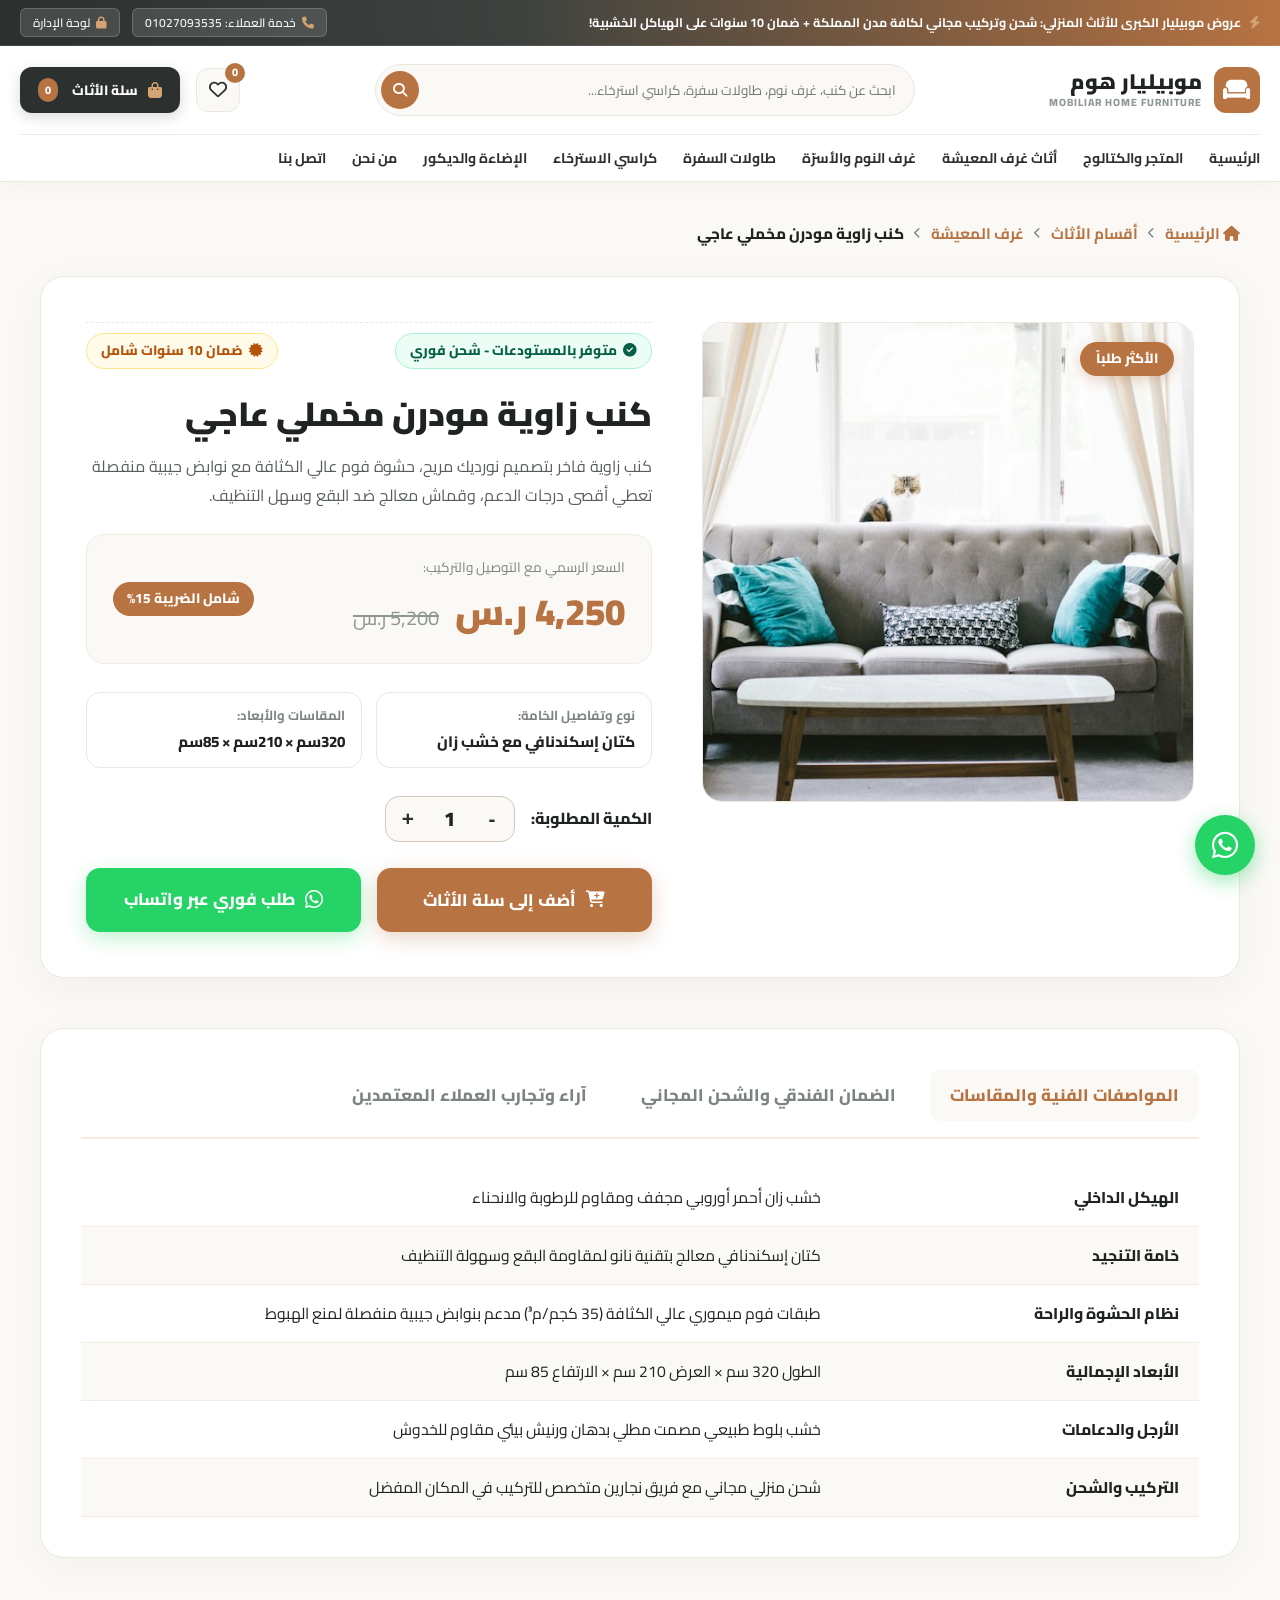
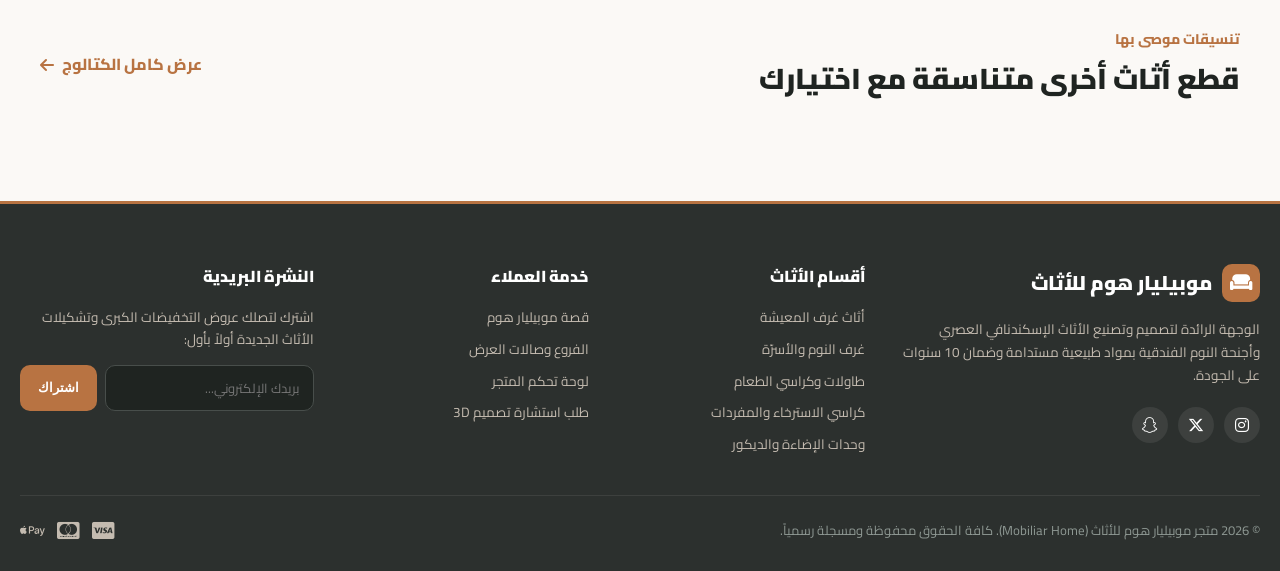
<file: product.html>
<!DOCTYPE html>
<html lang="ar" dir="rtl">
<head>
    <meta charset="UTF-8">
    <meta http-equiv="Content-Type" content="text/html; charset=UTF-8">
    <meta name="viewport" content="width=device-width, initial-scale=1.0">
    <title id="pageTitle">تفاصيل قطعة الأثاث | متجر موبيليار هوم</title>
    <meta name="description" content="تفاصيل القطعة، الخامات، الأبعاد، الضمان لمدة 10 سنوات، وإمكانية الطلب المباشر عبر واتساب وإضافة للسلة.">
    <!-- Google Fonts: Cairo -->
    <link rel="preconnect" href="https://fonts.googleapis.com">
    <link rel="preconnect" href="https://fonts.gstatic.com" crossorigin>
    <link href="https://fonts.googleapis.com/css2?family=Cairo:wght@400;600;700;800;900&display=swap" rel="stylesheet">
    <!-- Font Awesome 6 -->
    <link rel="stylesheet" href="https://cdnjs.cloudflare.com/ajax/libs/font-awesome/6.5.1/css/all.min.css">
    <!-- Main Style -->
    <link rel="stylesheet" href="css/style.css">
    <style>
        .product-page-wrapper {
            max-width: 1240px;
            margin: 40px auto 70px;
            padding: 0 20px;
        }
        .furn-breadcrumb {
            display: flex;
            align-items: center;
            gap: 10px;
            font-size: 0.95rem;
            color: #7B847F;
            margin-bottom: 30px;
            flex-wrap: wrap;
        }
        .furn-breadcrumb a { color: #B87342; text-decoration: none; font-weight: 700; }
        .furn-breadcrumb a:hover { text-decoration: underline; }
        
        .product-detail-card {
            display: grid;
            grid-template-columns: 1fr 1.15fr;
            gap: 50px;
            background: #ffffff;
            border-radius: 24px;
            padding: 45px;
            border: 1px solid #ECE7DF;
            box-shadow: 0 10px 40px rgba(0,0,0,0.04);
        }
        @media (max-width: 900px) {
            .product-detail-card { grid-template-columns: 1fr; padding: 25px; gap: 30px; }
        }
        
        .product-gallery-box {
            position: relative;
        }
        .product-main-view {
            position: relative;
            background: #FBF9F6;
            border-radius: 20px;
            overflow: hidden;
            border: 1px solid #ECE7DF;
            height: 480px;
            display: flex;
            align-items: center;
            justify-content: center;
        }
        .product-main-view img {
            width: 100%;
            height: 100%;
            object-fit: cover;
            transition: transform 0.5s cubic-bezier(0.16, 1, 0.3, 1);
        }
        .product-main-view:hover img {
            transform: scale(1.06);
        }
        .product-floating-badge {
            position: absolute;
            top: 20px;
            right: 20px;
            background: #B87342;
            color: #fff;
            padding: 6px 16px;
            border-radius: 50px;
            font-size: 13.5px;
            font-weight: 800;
            box-shadow: 0 4px 14px rgba(184,115,66,0.3);
            z-index: 2;
        }
        
        .product-info-col h1 {
            font-size: 2.1rem;
            font-weight: 900;
            color: #1F2421;
            line-height: 1.35;
            margin: 10px 0 16px;
        }
        .product-meta-row {
            display: flex;
            align-items: center;
            gap: 16px;
            margin-bottom: 22px;
            flex-wrap: wrap;
        }
        .furn-stock-badge {
            background: #ECFDF5;
            color: #065F46;
            border: 1px solid #A7F3D0;
            padding: 6px 14px;
            border-radius: 30px;
            font-size: 0.85rem;
            font-weight: 800;
            display: inline-flex;
            align-items: center;
            gap: 6px;
        }
        .furn-warranty-badge {
            background: #FFFBEB;
            color: #B45309;
            border: 1px solid #FDE68A;
            padding: 6px 14px;
            border-radius: 30px;
            font-size: 0.85rem;
            font-weight: 800;
            display: inline-flex;
            align-items: center;
            gap: 6px;
        }
        
        .product-price-panel {
            background: #FBF9F6;
            border: 1.5px solid #F4EBE2;
            border-radius: 18px;
            padding: 22px 26px;
            margin-bottom: 28px;
            display: flex;
            align-items: center;
            justify-content: space-between;
        }
        .current-price-huge {
            font-size: 2.3rem;
            font-weight: 900;
            color: #B87342;
        }
        .old-price-huge {
            font-size: 1.25rem;
            color: #8E9893;
            text-decoration: line-through;
            margin-right: 12px;
        }
        
        .furn-specs-pill-grid {
            display: grid;
            grid-template-columns: repeat(2, 1fr);
            gap: 14px;
            margin-bottom: 28px;
        }
        .spec-pill {
            background: #ffffff;
            border: 1px solid #ECE7DF;
            border-radius: 14px;
            padding: 12px 16px;
            display: flex;
            flex-direction: column;
            gap: 4px;
        }
        .spec-pill span:first-child {
            font-size: 0.82rem;
            color: #7B847F;
            font-weight: 700;
        }
        .spec-pill span:last-child {
            font-size: 0.95rem;
            color: #1F2421;
            font-weight: 800;
        }
        
        .qty-row {
            display: flex;
            align-items: center;
            gap: 16px;
            margin-bottom: 26px;
        }
        .qty-box {
            display: inline-flex;
            align-items: center;
            border: 1.5px solid #D2C7B8;
            border-radius: 14px;
            background: #FBF9F6;
            overflow: hidden;
        }
        .qty-btn {
            width: 44px;
            height: 44px;
            border: none;
            background: transparent;
            font-size: 1.3rem;
            font-weight: 800;
            cursor: pointer;
            color: #2C302E;
            transition: background 0.2s;
        }
        .qty-btn:hover { background: #ECE7DF; }
        .qty-num {
            min-width: 40px;
            text-align: center;
            font-size: 1.25rem;
            font-weight: 900;
            color: #1F2421;
        }
        
        .action-btns-row {
            display: grid;
            grid-template-columns: 1fr 1fr;
            gap: 16px;
        }
        @media (max-width: 600px) {
            .action-btns-row { grid-template-columns: 1fr; }
            .furn-specs-pill-grid { grid-template-columns: 1fr; }
        }
        
        .btn-add-furn-cart {
            background: #B87342;
            color: #fff;
            border: none;
            padding: 16px 24px;
            border-radius: 14px;
            font-size: 1.05rem;
            font-weight: 800;
            cursor: pointer;
            display: flex;
            align-items: center;
            justify-content: center;
            gap: 10px;
            transition: all 0.25s;
            box-shadow: 0 6px 20px rgba(184,115,66,0.3);
            font-family: inherit;
        }
        .btn-add-furn-cart:hover {
            background: #9E5D30;
            transform: translateY(-2px);
        }
        
        .btn-wa-furn-order {
            background: #25D366;
            color: #fff;
            border: none;
            padding: 16px 24px;
            border-radius: 14px;
            font-size: 1.05rem;
            font-weight: 800;
            cursor: pointer;
            display: flex;
            align-items: center;
            justify-content: center;
            gap: 10px;
            transition: all 0.25s;
            box-shadow: 0 6px 20px rgba(37,211,102,0.3);
            text-decoration: none;
            font-family: inherit;
        }
        .btn-wa-furn-order:hover {
            background: #1eb856;
            transform: translateY(-2px);
            color: #fff;
        }
        
        .tabs-card {
            background: #ffffff;
            border-radius: 24px;
            border: 1px solid #ECE7DF;
            margin-top: 50px;
            padding: 40px;
            box-shadow: 0 10px 40px rgba(0,0,0,0.03);
        }
        .tabs-nav {
            display: flex;
            gap: 14px;
            border-bottom: 2px solid #F4EBE2;
            padding-bottom: 16px;
            margin-bottom: 30px;
            overflow-x: auto;
        }
        .tab-trigger {
            background: none;
            border: none;
            font-size: 1.05rem;
            font-weight: 800;
            color: #7B847F;
            padding: 10px 20px;
            border-radius: 10px;
            cursor: pointer;
            transition: 0.2s;
            font-family: inherit;
        }
        .tab-trigger.active {
            color: #B87342;
            background: #FBF9F6;
        }
        
        .specs-furniture-table {
            width: 100%;
            border-collapse: collapse;
        }
        .specs-furniture-table td {
            padding: 16px 20px;
            border-bottom: 1px solid #F4EBE2;
            font-size: 0.98rem;
        }
        .specs-furniture-table tr:nth-child(even) { background: #FBF9F6; }
        .specs-furniture-table td:first-child {
            font-weight: 800;
            color: #1F2421;
            width: 32%;
        }
    </style>
</head>
<body>


    <!-- 1. TOP ANNOUNCEMENT BAR -->
    <div class="furn-topbar">
        <div class="container">
            <div class="furn-topbar-inner">
                <div class="furn-topbar-text">
                    <i class="fa-solid fa-bolt"></i>
                    <span>عروض موبيليار الكبرى للأثاث المنزلي: شحن وتركيب مجاني لكافة مدن المملكة + ضمان 10 سنوات على الهياكل الخشبية!</span>
                </div>
                <div class="furn-top-links">
                    <a href="contact.html"><i class="fa-solid fa-phone"></i> خدمة العملاء: 01027093535</a>
                    <a href="admin/index.html"><i class="fa-solid fa-lock"></i> لوحة الإدارة</a>
                </div>
            </div>
        </div>
    </div>

    <!-- 2. MAIN HEADER -->
    <header class="site-header" style="background:#ffffff; border-bottom:1px solid #ECE7DF; position:sticky; top:0; z-index:999; box-shadow:0 4px 20px rgba(0,0,0,0.03);">
        <div class="container">
            <div style="display:flex; align-items:center; justify-content:space-between; padding:18px 0; gap:24px;">
                <!-- Logo -->
                <a href="index.html" style="display:flex; align-items:center; gap:12px; text-decoration:none; color:inherit;">
                    <div style="width:46px; height:46px; background:#B87342; border-radius:12px; display:flex; align-items:center; justify-content:center; color:#fff; font-size:22px;">
                        <i class="fa-solid fa-couch"></i>
                    </div>
                    <div>
                        <span style="font-size:21px; font-weight:900; color:#1F2421; display:block; line-height:1.2;">موبيليار هوم</span>
                        <span style="font-size:10.5px; font-weight:800; color:#8E9893; letter-spacing:1px; display:block;">MOBILIAR HOME FURNITURE</span>
                    </div>
                </a>

                <!-- Search Bar -->
                <div style="flex:1; max-width:540px; position:relative;">
                    <form action="shop.html" method="GET" style="display:flex; align-items:center; width:100%;">
                        <input type="text" name="q" placeholder="ابحث عن كنب، غرف نوم، طاولات سفرة، كراسي استرخاء..." style="width:100%; padding:12px 18px 12px 50px; border-radius:50px; border:1.5px solid #ECE7DF; background:#FBF9F6; font-family:inherit; font-size:13.5px; outline:none; transition:all 0.25s;">
                        <button type="submit" style="position:absolute; left:6px; width:38px; height:38px; background:#B87342; border:none; border-radius:50%; color:#fff; display:flex; align-items:center; justify-content:center; cursor:pointer;">
                            <i class="fa-solid fa-magnifying-glass" style="font-size:14px;"></i>
                        </button>
                    </form>
                </div>

                <!-- Header Actions -->
                <div style="display:flex; align-items:center; gap:16px;">
                    <a href="shop.html" style="position:relative; width:44px; height:44px; border-radius:12px; background:#FBF9F6; border:1px solid #ECE7DF; display:flex; align-items:center; justify-content:center; color:#2C302E; text-decoration:none;" title="المفضلة">
                        <i class="fa-regular fa-heart" style="font-size:18px;"></i>
                        <span class="wishlist-count" id="wishlistCountBadge" style="position:absolute; top:-6px; right:-6px; background:#B87342; color:#fff; font-size:11px; font-weight:800; width:20px; height:20px; border-radius:50%; display:flex; align-items:center; justify-content:center;">0</span>
                    </a>
                    <button onclick="toggleFurnCartDrawer()" style="display:flex; align-items:center; gap:10px; padding:10px 18px; border-radius:12px; background:#2C302E; color:#fff; border:none; cursor:pointer; font-family:inherit; font-weight:800; font-size:13.5px; box-shadow:0 4px 14px rgba(44,48,46,0.18);">
                        <i class="fa-solid fa-bag-shopping" style="color:#D4A373; font-size:16px;"></i>
                        <span>سلة الأثاث</span>
                        <span class="cart-count" id="cartCountBadge" style="background:#B87342; color:#fff; font-size:11px; padding:2px 7px; border-radius:50px; margin-right:4px;">0</span>
                    </button>
                </div>
            </div>

            <!-- Navigation Links Bar -->
            <nav style="display:flex; align-items:center; justify-content:space-between; border-top:1px solid #F4EBE2; padding:10px 0;">
                <ul style="display:flex; align-items:center; gap:26px; list-style:none; margin:0; padding:0; flex-wrap:wrap;">
                    <li><a href="index.html" style="font-size:14px; font-weight:700; color:#2C302E; text-decoration:none;">الرئيسية</a></li>
                    <li><a href="shop.html" style="font-size:14px; font-weight:700; color:#2C302E; text-decoration:none;">المتجر والكتالوج</a></li>
                    <li><a href="category?cat=living" style="font-size:14px; font-weight:700; color:#2C302E; text-decoration:none;">أثاث غرف المعيشة</a></li>
                    <li><a href="category?cat=bedroom" style="font-size:14px; font-weight:700; color:#2C302E; text-decoration:none;">غرف النوم والأسرّة</a></li>
                    <li><a href="category?cat=dining" style="font-size:14px; font-weight:700; color:#2C302E; text-decoration:none;">طاولات السفرة</a></li>
                    <li><a href="category?cat=recliners" style="font-size:14px; font-weight:700; color:#2C302E; text-decoration:none;">كراسي الاسترخاء</a></li>
                    <li><a href="category?cat=decor" style="font-size:14px; font-weight:700; color:#2C302E; text-decoration:none;">الإضاءة والديكور</a></li>
                    <li><a href="about.html" style="font-size:14px; font-weight:700; color:#2C302E; text-decoration:none;">من نحن</a></li>
                    <li><a href="contact.html" style="font-size:14px; font-weight:700; color:#2C302E; text-decoration:none;">اتصل بنا</a></li>
                </ul>
            </nav>
        </div>
    </header>


    <!-- PRODUCT DETAIL CONTENT -->
    <main class="product-page-wrapper">
        <!-- Breadcrumb -->
        <div class="furn-breadcrumb">
            <a href="index.html"><i class="fa-solid fa-house"></i> الرئيسية</a>
            <i class="fa-solid fa-chevron-left" style="font-size:11px;"></i>
            <a href="shop.html">أقسام الأثاث</a>
            <i class="fa-solid fa-chevron-left" style="font-size:11px;"></i>
            <a href="category?cat=living" id="breadcrumbCategory">غرف المعيشة</a>
            <i class="fa-solid fa-chevron-left" style="font-size:11px;"></i>
            <span id="breadcrumbTitle" style="color:#1F2421; font-weight:800;">كنب زاوية مودرن مخملي عاجي</span>
        </div>

        <!-- Product Card -->
        <div class="product-detail-card">
            <!-- Gallery Col -->
            <div class="product-gallery-box">
                <span class="product-floating-badge" id="prodBadge">الأكثر طلباً</span>
                <div class="product-main-view">
                    <img id="prodImage" src="images/furn_prod_sofa.jpg" alt="صورة قطعة الأثاث">
                </div>
            </div>

            <!-- Info Col -->
            <div class="product-info-col">
                <div class="product-meta-row">
                    <span class="furn-stock-badge"><i class="fa-solid fa-circle-check"></i> متوفر بالمستودعات - شحن فوري</span>
                    <span class="furn-warranty-badge"><i class="fa-solid fa-certificate"></i> ضمان 10 سنوات شامل</span>
                </div>

                <h1 id="prodTitle">كنب زاوية مودرن مخملي عاجي</h1>
                <p id="prodDesc" style="color:#575F5B; font-size:1rem; line-height:1.8; margin-bottom:24px;">
                    كنب زاوية فاخر بتصميم نورديك مريح، حشوة فوم عالي الكثافة مع نوابض جيبية منفصلة تعطي أقصى درجات الدعم، وقماش معالج ضد البقع وسهل التنظيف.
                </p>

                <!-- Pricing -->
                <div class="product-price-panel">
                    <div>
                        <span style="font-size:0.85rem; color:#7B847F; display:block; margin-bottom:4px;">السعر الرسمي مع التوصيل والتركيب:</span>
                        <span class="current-price-huge" id="prodPrice">4,250 ر.س</span>
                        <span class="old-price-huge" id="prodOldPrice">5,200 ر.س</span>
                    </div>
                    <span style="background:#B87342; color:#fff; padding:6px 14px; border-radius:30px; font-weight:800; font-size:0.85rem;">شامل الضريبة 15%</span>
                </div>

                <!-- Fast Specs Pills -->
                <div class="furn-specs-pill-grid">
                    <div class="spec-pill">
                        <span>نوع وتفاصيل الخامة:</span>
                        <span id="pillMaterial">كتان إسكندنافي مع خشب زان</span>
                    </div>
                    <div class="spec-pill">
                        <span>المقاسات والأبعاد:</span>
                        <span id="pillDimensions">320سم × 210سم × 85سم</span>
                    </div>
                </div>

                <!-- Quantity Control -->
                <div class="qty-row">
                    <span style="font-weight:800; color:#1F2421;">الكمية المطلوبة:</span>
                    <div class="qty-box">
                        <button class="qty-btn" onclick="changeFurnDetailQty(-1)">-</button>
                        <span class="qty-num" id="furnDetailQty">1</span>
                        <button class="qty-btn" onclick="changeFurnDetailQty(1)">+</button>
                    </div>
                </div>

                <!-- Dual Action Buttons -->
                <div class="action-btns-row">
                    <button class="btn-add-furn-cart" onclick="addCurrentProductToFurnCart()">
                        <i class="fa-solid fa-cart-plus"></i> أضف إلى سلة الأثاث
                    </button>
                    <a id="btnDirectFurnWhatsApp" href="#" target="_blank" class="btn-wa-furn-order">
                        <i class="fa-brands fa-whatsapp" style="font-size:1.3rem;"></i> طلب فوري عبر واتساب
                    </a>
                </div>
            </div>
        </div>

        <!-- Details & Specs Tabs -->
        <div class="tabs-card">
            <div class="tabs-nav">
                <button class="tab-trigger active" onclick="switchFurnTab('specsTabContent', this)">المواصفات الفنية والمقاسات</button>
                <button class="tab-trigger" onclick="switchFurnTab('warrantyTabContent', this)">الضمان الفندقي والشحن المجاني</button>
                <button class="tab-trigger" onclick="switchFurnTab('reviewsTabContent', this)">آراء وتجارب العملاء المعتمدين</button>
            </div>

            <!-- Tab 1: Specs -->
            <div id="specsTabContent" class="furn-tab-body">
                <table class="specs-furniture-table" id="specsFurnitureTableBody">
                    <tr><td>الهيكل الداخلي</td><td>خشب زان أحمر أوروبي مجفف ومقاوم للرطوبة والانحناء</td></tr>
                    <tr><td>خامة التنجيد</td><td>كتان إسكندنافي معالج بتقنية نانو لمقاومة البقع وسهولة التنظيف</td></tr>
                    <tr><td>نظام الحشوة والراحة</td><td>طبقات فوم ميموري عالي الكثافة (35 كجم/م³) مدعم بنوابض جيبية منفصلة لمنع الهبوط</td></tr>
                    <tr><td>الأبعاد الإجمالية</td><td>الطول 320 سم × العرض 210 سم × الارتفاع 85 سم</td></tr>
                    <tr><td>الأرجل والدعامات</td><td>خشب بلوط طبيعي مصمت مطلي بدهان ورنيش بيئي مقاوم للخدوش</td></tr>
                    <tr><td>التركيب والشحن</td><td>شحن منزلي مجاني مع فريق نجارين متخصص للتركيب في المكان المفضل</td></tr>
                </table>
            </div>

            <!-- Tab 2: Warranty & Delivery -->
            <div id="warrantyTabContent" class="furn-tab-body" style="display:none; line-height:1.9; color:#3F4743;">
                <h3 style="font-weight:900; color:#1F2421; margin-bottom:14px;"><i class="fa-solid fa-shield-halved" style="color:#B87342;"></i> وثيقة الضمان الذهبي لمدة 10 سنوات:</h3>
                <p>تلتزم شركة موبيليار هوم بضمان استثنائي يمتد لـ 10 سنوات يشمل الهياكل الخشبية، الوصلات المعدنية، ونوابض الجيب ضد أي عيوب تصنيع أو هبوط غير طبيعي، مع صيانة دورية مجانية عند الطلب.</p>
                <h4 style="font-weight:800; color:#1F2421; margin:24px 0 10px;"><i class="fa-solid fa-truck-ramp-box" style="color:#B87342;"></i> التوصيل والتركيب الفندقي:</h4>
                <p>يصلكم فريقنا الفني المتكامل أينما كنتم في الرياض، جدة، الدمام، وكافة مدن المملكة. نقوم بحمل الأثاث، فكه وتركيبه باحترافية، وإزالة كافة مخلفات التغليف لتستمتعوا بقطعتكم الجديدة فوراً.</p>
            </div>

            <!-- Tab 3: Reviews -->
            <div id="reviewsTabContent" class="furn-tab-body" style="display:none;">
                <div style="display:flex; align-items:center; gap:24px; background:#FBF9F6; padding:24px; border-radius:18px; margin-bottom:26px; border:1px solid #ECE7DF;">
                    <div style="font-size:3.2rem; font-weight:900; color:#B87342;">5.0</div>
                    <div>
                        <div style="color:#F59E0B; font-size:1.3rem; margin-bottom:6px;">
                            <i class="fa-solid fa-star"></i><i class="fa-solid fa-star"></i><i class="fa-solid fa-star"></i><i class="fa-solid fa-star"></i><i class="fa-solid fa-star"></i>
                        </div>
                        <div style="color:#7B847F; font-size:0.95rem; font-weight:700;">تقييم المشترين المعتمدين والموثقين لدى متجر موبيليار هوم</div>
                    </div>
                </div>

                <div style="display:flex; flex-direction:column; gap:16px;">
                    <div style="background:#fff; border:1px solid #ECE7DF; border-radius:16px; padding:20px;">
                        <div style="display:flex; justify-content:space-between; margin-bottom:8px;">
                            <strong style="color:#1F2421; font-size:1.05rem;">عبدالعزيز الشمري - الرياض</strong>
                            <span style="color:#F59E0B;"><i class="fa-solid fa-star"></i><i class="fa-solid fa-star"></i><i class="fa-solid fa-star"></i><i class="fa-solid fa-star"></i><i class="fa-solid fa-star"></i></span>
                        </div>
                        <p style="color:#575F5B; margin:0; line-height:1.7;">طلبت الكنب ووصلني خلال يومين، الخامات فخمة جداً وأنظف من الصور بمراحل. فريق التركيب كان محترفاً وسريعاً والراحة أثناء الجلوس ممتازة جداً.</p>
                    </div>
                    <div style="background:#fff; border:1px solid #ECE7DF; border-radius:16px; padding:20px;">
                        <div style="display:flex; justify-content:space-between; margin-bottom:8px;">
                            <strong style="color:#1F2421; font-size:1.05rem;">نورة القحطاني - جدة</strong>
                            <span style="color:#F59E0B;"><i class="fa-solid fa-star"></i><i class="fa-solid fa-star"></i><i class="fa-solid fa-star"></i><i class="fa-solid fa-star"></i><i class="fa-solid fa-star"></i></span>
                        </div>
                        <p style="color:#575F5B; margin:0; line-height:1.7;">القماش سهل التنظيف حقاً، التصميم الإسكندنافي أضاف فخامة غير مسبوقة للصالة واللون العاجي راقٍ جداً مع الإضاءة الدافئة.</p>
                    </div>
                </div>
            </div>
        </div>

        <!-- Related Furniture Products -->
        <div style="margin-top:70px;">
            <div style="display:flex; justify-content:space-between; align-items:center; margin-bottom:30px;">
                <div>
                    <span style="color:#B87342; font-weight:800; font-size:14px; display:block; margin-bottom:4px;">تنسيقات موصى بها</span>
                    <h2 style="font-size:1.8rem; font-weight:900; color:#1F2421; margin:0;">قطع أثاث أخرى متناسقة مع اختيارك</h2>
                </div>
                <a href="shop.html" style="color:#B87342; font-weight:800; text-decoration:none; display:flex; align-items:center; gap:8px;">
                    <span>عرض كامل الكتالوج</span>
                    <i class="fa-solid fa-arrow-left"></i>
                </a>
            </div>

            <!-- 4 Column Furniture Grid -->
            <div class="furn-products-grid" id="relatedFurnitureGrid" style="grid-template-columns: repeat(4, 1fr);">
                <!-- Dynamic Related Products -->
            </div>
        </div>
    </main>

    <!-- 9. SITE FOOTER -->
    <footer style="background:#2C302E; color:#F4EBE2; padding:60px 0 30px; border-top:3px solid #B87342;">
        <div class="container">
            <div style="display:grid; grid-template-columns:1.5fr 1fr 1fr 1.2fr; gap:36px; margin-bottom:40px;">
                <!-- Col 1 -->
                <div>
                    <div style="display:flex; align-items:center; gap:10px; margin-bottom:16px;">
                        <div style="width:38px; height:38px; background:#B87342; border-radius:10px; display:flex; align-items:center; justify-content:center; color:#fff; font-size:18px;">
                            <i class="fa-solid fa-couch"></i>
                        </div>
                        <span style="font-size:20px; font-weight:900; color:#fff;">موبيليار هوم للأثاث</span>
                    </div>
                    <p style="font-size:13.5px; color:#C4BBB0; line-height:1.7; margin-bottom:20px;">الوجهة الرائدة لتصميم وتصنيع الأثاث الإسكندنافي العصري وأجنحة النوم الفندقية بمواد طبيعية مستدامة وضمان 10 سنوات على الجودة.</p>
                    <div style="display:flex; gap:10px;">
                        <a href="#" style="width:36px; height:36px; border-radius:50%; background:rgba(255,255,255,0.08); display:flex; align-items:center; justify-content:center; color:#fff; text-decoration:none;"><i class="fa-brands fa-instagram"></i></a>
                        <a href="#" style="width:36px; height:36px; border-radius:50%; background:rgba(255,255,255,0.08); display:flex; align-items:center; justify-content:center; color:#fff; text-decoration:none;"><i class="fa-brands fa-x-twitter"></i></a>
                        <a href="#" style="width:36px; height:36px; border-radius:50%; background:rgba(255,255,255,0.08); display:flex; align-items:center; justify-content:center; color:#fff; text-decoration:none;"><i class="fa-brands fa-snapchat"></i></a>
                    </div>
                </div>

                <!-- Col 2: Categories -->
                <div>
                    <h4 style="font-size:16px; font-weight:900; color:#fff; margin-bottom:18px;">أقسام الأثاث</h4>
                    <ul style="list-style:none; padding:0; margin:0; display:flex; flex-direction:column; gap:10px; font-size:13.5px;">
                        <li><a href="category?cat=living" style="color:#C4BBB0; text-decoration:none;">أثاث غرف المعيشة</a></li>
                        <li><a href="category?cat=bedroom" style="color:#C4BBB0; text-decoration:none;">غرف النوم والأسرّة</a></li>
                        <li><a href="category?cat=dining" style="color:#C4BBB0; text-decoration:none;">طاولات وكراسي الطعام</a></li>
                        <li><a href="category?cat=recliners" style="color:#C4BBB0; text-decoration:none;">كراسي الاسترخاء والمفردات</a></li>
                        <li><a href="category?cat=decor" style="color:#C4BBB0; text-decoration:none;">وحدات الإضاءة والديكور</a></li>
                    </ul>
                </div>

                <!-- Col 3: Customer Care -->
                <div>
                    <h4 style="font-size:16px; font-weight:900; color:#fff; margin-bottom:18px;">خدمة العملاء</h4>
                    <ul style="list-style:none; padding:0; margin:0; display:flex; flex-direction:column; gap:10px; font-size:13.5px;">
                        <li><a href="about.html" style="color:#C4BBB0; text-decoration:none;">قصة موبيليار هوم</a></li>
                        <li><a href="contact.html" style="color:#C4BBB0; text-decoration:none;">الفروع وصالات العرض</a></li>
                        <li><a href="admin/index.html" style="color:#C4BBB0; text-decoration:none;">لوحة تحكم المتجر</a></li>
                        <li><a href="https://wa.me/201027093535" target="_blank" style="color:#C4BBB0; text-decoration:none;">طلب استشارة تصميم 3D</a></li>
                    </ul>
                </div>

                <!-- Col 4: Newsletter -->
                <div>
                    <h4 style="font-size:16px; font-weight:900; color:#fff; margin-bottom:18px;">النشرة البريدية</h4>
                    <p style="font-size:13.5px; color:#C4BBB0; margin-bottom:14px;">اشترك لتصلك عروض التخفيضات الكبرى وتشكيلات الأثاث الجديدة أولاً بأول:</p>
                    <form onsubmit="event.preventDefault(); showFurnToast('تم اشتراكك بنجاح في نشرة عروض موبيليار! 🎉');" style="display:flex; gap:8px;">
                        <input type="email" required placeholder="بريدك الإلكتروني..." style="flex:1; padding:10px 14px; border-radius:10px; border:1px solid #484E4B; background:#1F2421; color:#fff; font-family:inherit; font-size:13px; outline:none;">
                        <button type="submit" style="padding:10px 18px; border-radius:10px; background:#B87342; color:#fff; border:none; font-weight:800; font-size:13px; cursor:pointer;">اشتراك</button>
                    </form>
                </div>
            </div>

            <div style="border-top:1px solid rgba(255,255,255,0.08); padding-top:24px; display:flex; align-items:center; justify-content:space-between; flex-wrap:wrap; gap:14px; font-size:13px; color:#8E9893;">
                <div>© 2026 متجر موبيليار هوم للأثاث (Mobiliar Home). كافة الحقوق محفوظة ومسجلة رسمياً.</div>
                <div style="display:flex; gap:12px; font-size:20px; color:#C4BBB0;">
                    <i class="fa-brands fa-cc-visa"></i>
                    <i class="fa-brands fa-cc-mastercard"></i>
                    <i class="fa-brands fa-apple-pay"></i>
                </div>
            </div>
        </div>
    </footer>

    <!-- SLIDE-OUT CART DRAWER -->
    <div class="cart-overlay" id="cartOverlay" onclick="closeFurnCartDrawer()" style="position:fixed; inset:0; background:rgba(0,0,0,0.5); z-index:9998; opacity:0; pointer-events:none; transition:opacity 0.3s;"></div>
    <div class="cart-drawer" id="cartDrawer" style="position:fixed; top:0; left:0; width:100%; max-width:420px; height:100%; background:#ffffff; z-index:9999; box-shadow:4px 0 25px rgba(0,0,0,0.15); display:flex; flex-direction:column; transform:translateX(-100%); transition:transform 0.35s cubic-bezier(0.16,1,0.3,1);">
        <div style="padding:20px 24px; border-bottom:1.5px solid #ECE7DF; display:flex; align-items:center; justify-content:space-between; background:#FBF9F6;">
            <h3 style="font-size:18px; font-weight:900; color:#1F2421; margin:0; display:flex; align-items:center; gap:8px;">
                <i class="fa-solid fa-couch" style="color:#B87342;"></i>
                <span>سلة مشتريات الأثاث</span>
                <span id="furnCartHeaderCount" style="font-size:13px; background:#B87342; color:#fff; padding:2px 8px; border-radius:50px;">0</span>
            </h3>
            <button onclick="closeFurnCartDrawer()" style="background:none; border:none; font-size:20px; color:#66706B; cursor:pointer;"><i class="fa-solid fa-xmark"></i></button>
        </div>

        <div id="cartDrawerItems" style="flex:1; overflow-y:auto; padding:10px 24px;">
            <!-- Dynamically populated -->
        </div>

        <div style="padding:20px 24px; border-top:1.5px solid #ECE7DF; background:#FBF9F6;">
            <div style="display:flex; justify-content:space-between; align-items:center; margin-bottom:16px;">
                <span style="font-size:15px; font-weight:800; color:#66706B;">الإجمالي المقدر:</span>
                <span id="cartTotalPrice" style="font-size:22px; font-weight:900; color:#B87342;">0 ر.س</span>
            </div>
            <button onclick="proceedFurnCheckout()" style="width:100%; padding:14px; background:#25d366; color:#fff; border:none; border-radius:12px; font-weight:800; font-size:15px; cursor:pointer; display:flex; align-items:center; justify-content:center; gap:10px; box-shadow:0 6px 18px rgba(37,211,102,0.35);">
                <i class="fa-brands fa-whatsapp" style="font-size:20px;"></i>
                <span>إتمام الطلب وتأكيد التوصيل عبر واتساب</span>
            </button>
        </div>
    </div>

    <!-- Floating WhatsApp Button -->
    <a href="https://wa.me/201027093535" target="_blank" class="furn-floating-whatsapp" title="تواصل عبر واتساب">
        <i class="fa-brands fa-whatsapp"></i>
    </a>

    <script src="js/store.js"></script>
    <script>
        var currentFurnProd = null;
        var selectedFurnQty = 1;

        async function initProductDetailPage() {
            var urlParams = new URLSearchParams(window.location.search);
            var prodId = parseInt(urlParams.get('id') || '1');

            var products = [];
            var local = localStorage.getItem('mobiliar_store_data');
            if (local) {
                try {
                    var parsed = JSON.parse(local);
                    products = parsed.products || [];
                } catch(e) {}
            }
            if (!products.length) {
                try {
                    var res = await fetch('data/products.json?v=' + Date.now());
                    var data = await res.json();
                    products = data.products || [];
                } catch(e) {
                    products = window.defaultFurnProducts || [];
                }
            }

            currentFurnProd = products.find(function(p) { return p.id === prodId; }) || products[0];
            if (!currentFurnProd) return;

            document.getElementById('pageTitle').textContent = currentFurnProd.name + ' | متجر موبيليار هوم للأثاث';
            document.getElementById('breadcrumbTitle').textContent = currentFurnProd.name;
            document.getElementById('breadcrumbCategory').textContent = currentFurnProd.categoryName || 'غرف المعيشة';
            document.getElementById('breadcrumbCategory').href = 'category?cat=' + (currentFurnProd.category || 'living');

            document.getElementById('prodTitle').textContent = currentFurnProd.name;
            document.getElementById('prodDesc').textContent = currentFurnProd.description || 'قطعة أثاث إسكندنافية راقية تجمع بين الفخامة والعملية.';
            document.getElementById('prodPrice').textContent = currentFurnProd.price.toLocaleString() + ' ر.س';
            document.getElementById('prodOldPrice').textContent = currentFurnProd.oldPrice ? (currentFurnProd.oldPrice.toLocaleString() + ' ر.س') : '';
            document.getElementById('prodImage').src = currentFurnProd.image;
            document.getElementById('prodImage').alt = currentFurnProd.name;
            document.getElementById('prodBadge').textContent = currentFurnProd.badge || 'الأكثر طلباً';

            document.getElementById('pillMaterial').textContent = currentFurnProd.material || 'خشب زان طبيعي وقماش كتان معالج';
            document.getElementById('pillDimensions').textContent = currentFurnProd.dimensions || 'مقاسات قياسية فاخرة';

            // Populate Specs Table
            var specsBody = document.getElementById('specsFurnitureTableBody');
            if (currentFurnProd.specs && currentFurnProd.specs.length > 0) {
                var rows = currentFurnProd.specs.map(function(s) {
                    var parts = s.split(':');
                    if (parts.length > 1) {
                        return '<tr><td>' + parts[0].trim() + '</td><td>' + parts.slice(1).join(':').trim() + '</td></tr>';
                    }
                    return '<tr><td>الميزة الفنية</td><td>' + s + '</td></tr>';
                }).join('');
                rows += '<tr><td>الخامة الأساسية</td><td>' + (currentFurnProd.material || 'أخشاب طبيعية ممتازة') + '</td></tr>';
                rows += '<tr><td>الأبعاد الهندسية</td><td>' + (currentFurnProd.dimensions || 'تصميم مريح وفق المعايير الإسكندنافية') + '</td></tr>';
                rows += '<tr><td>الضمان</td><td>10 سنوات شامل الهيكل ضد عيوب التصنيع والتراخي</td></tr>';
                specsBody.innerHTML = rows;
            }

            updateDirectWhatsAppUrl();

            // Populate Related Products (4 items)
            var relatedGrid = document.getElementById('relatedFurnitureGrid');
            var related = products.filter(function(p) { return p.id !== currentFurnProd.id; }).slice(0, 4);
            relatedGrid.innerHTML = related.map(function(p) {
                return '<div class="furn-prod-card">' +
                    '<span class="furn-prod-badge">' + (p.badge || 'مميز') + '</span>' +
                    '<a href="product?id=' + p.id + '" class="furn-prod-img-box">' +
                        '<img src="' + p.image + '" alt="' + p.name + '">' +
                    '</a>' +
                    '<div class="furn-prod-body">' +
                        '<div>' +
                            '<div class="furn-prod-cat">' + (p.categoryName || 'أثاث منزلي') + '</div>' +
                            '<h3 class="furn-prod-title"><a href="product?id=' + p.id + '">' + p.name + '</a></h3>' +
                        '</div>' +
                        '<div>' +
                            '<div class="furn-prod-pricing">' +
                                '<span class="furn-price-current">' + p.price.toLocaleString() + ' ر.س</span>' +
                                (p.oldPrice ? ('<span class="furn-price-old">' + p.oldPrice.toLocaleString() + ' ر.س</span>') : '') +
                            '</div>' +
                            '<div class="furn-card-actions">' +
                                '<button class="furn-btn-add" onclick="addToFurnCart('' + p.name.replace(/'/g, "\'") + '', ' + p.price + ', '' + p.image + '')">' +
                                    '<i class="fa-solid fa-cart-plus"></i>' +
                                    '<span>إضافة للسلة</span>' +
                                '</button>' +
                                '<a href="product?id=' + p.id + '" class="furn-btn-view">' +
                                    '<i class="fa-regular fa-eye"></i>' +
                                    '<span>عرض المنتج</span>' +
                                '</a>' +
                            '</div>' +
                        '</div>' +
                    '</div>' +
                '</div>';
            }).join('');
        }

        function changeFurnDetailQty(delta) {
            selectedFurnQty = Math.max(1, selectedFurnQty + delta);
            document.getElementById('furnDetailQty').textContent = selectedFurnQty;
            updateDirectWhatsAppUrl();
        }

        function updateDirectWhatsAppUrl() {
            if (!currentFurnProd) return;
            var waMsg = "مرحباً موبيليار هوم للأثاث،\nأود الاستفسار وطلب شراء قطعة الأثاث:\n*" + currentFurnProd.name + "*\nالسعر: *" + currentFurnProd.price + " ر.س*\nالكمية: *" + selectedFurnQty + "*\nالرابط: " + window.location.href;
            var waPhone = "201027093535";
            try {
                var local = JSON.parse(localStorage.getItem('mobiliar_store_data') || '{}');
                if (local.storeInfo && local.storeInfo.whatsapp) {
                    waPhone = local.storeInfo.whatsapp.replace(/[^0-9]/g, '');
                }
            } catch(e) {}
            document.getElementById('btnDirectFurnWhatsApp').href = 'https://wa.me/' + waPhone + '?text=' + encodeURIComponent(waMsg);
        }

        function addCurrentProductToFurnCart() {
            if (!currentFurnProd) return;
            for (var i = 0; i < selectedFurnQty; i++) {
                addToFurnCart(currentFurnProd.name, currentFurnProd.price, currentFurnProd.image);
            }
        }

        function switchFurnTab(tabId, btn) {
            document.querySelectorAll('.furn-tab-body').forEach(function(el) { el.style.display = 'none'; });
            document.querySelectorAll('.tab-trigger').forEach(function(b) { b.classList.remove('active'); });
            document.getElementById(tabId).style.display = 'block';
            btn.classList.add('active');
        }

        document.addEventListener('DOMContentLoaded', initProductDetailPage);
    </script>
</body>
</html>
</file>
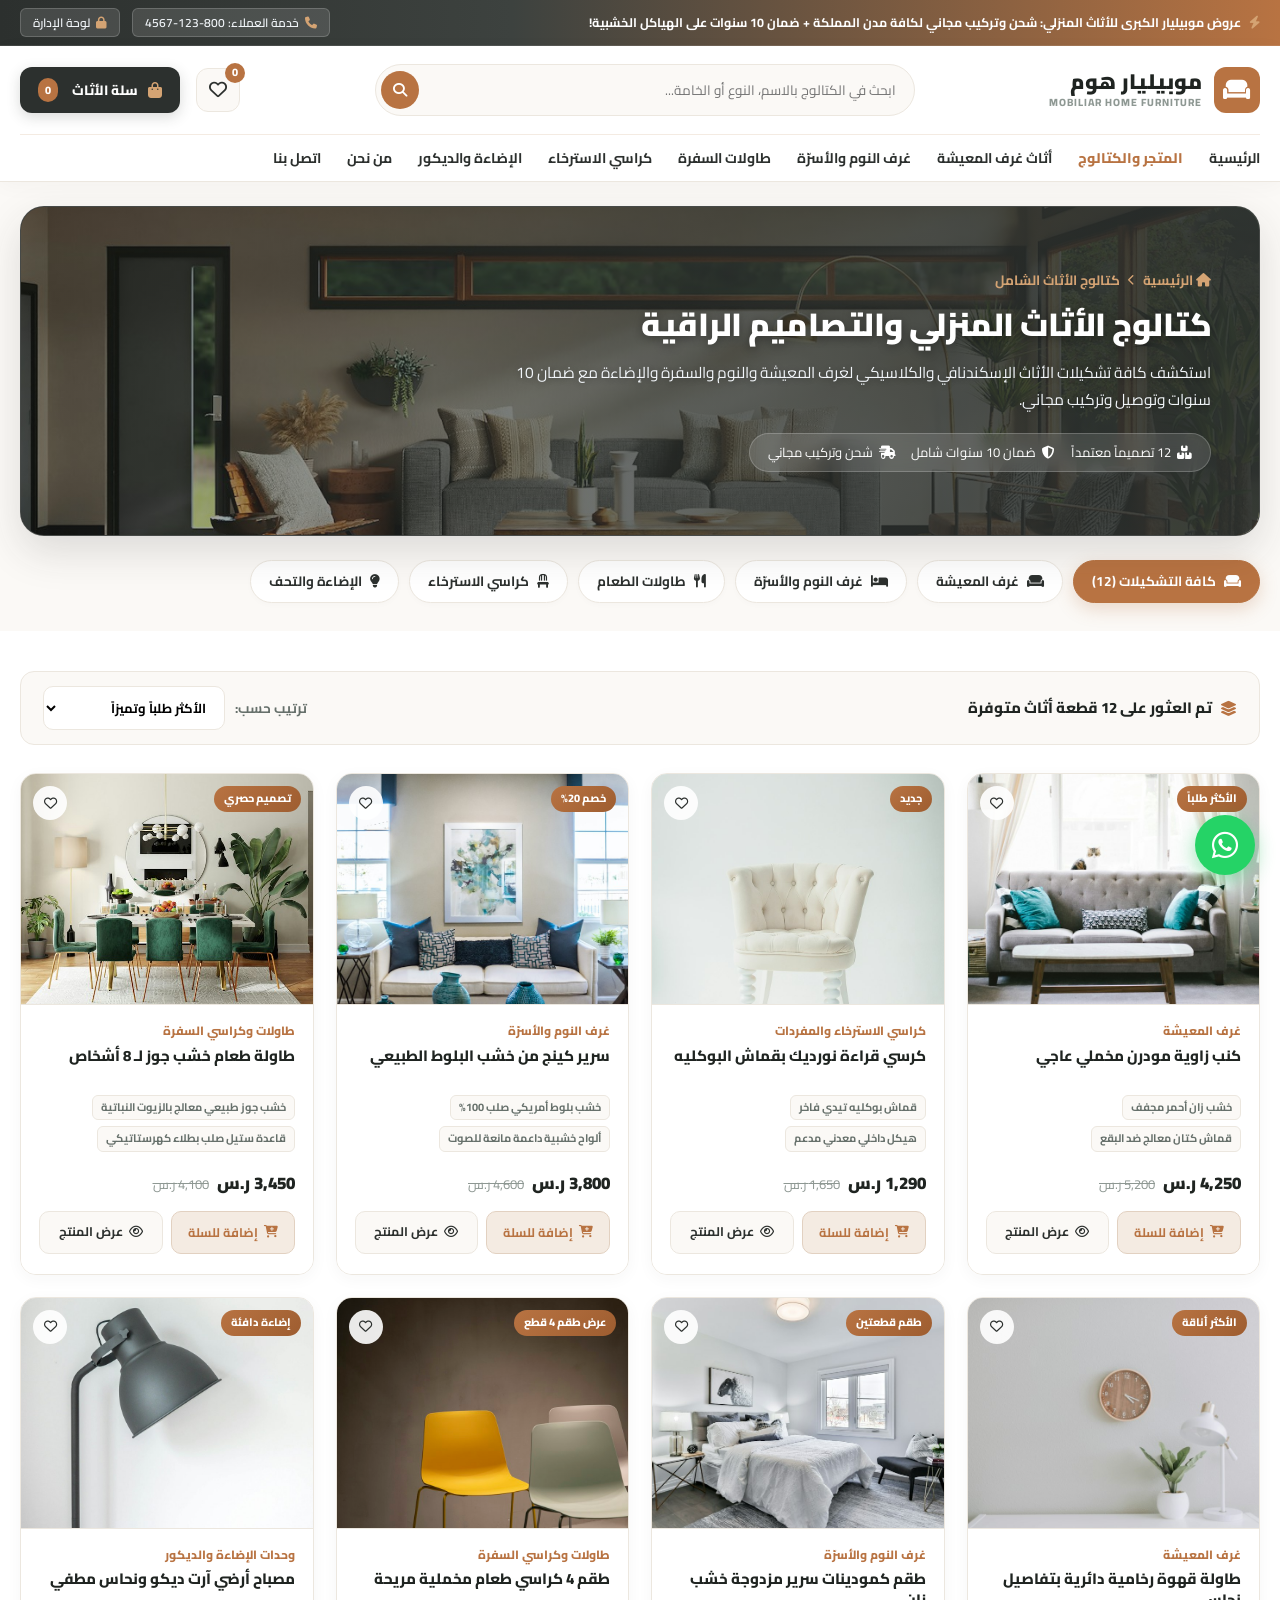
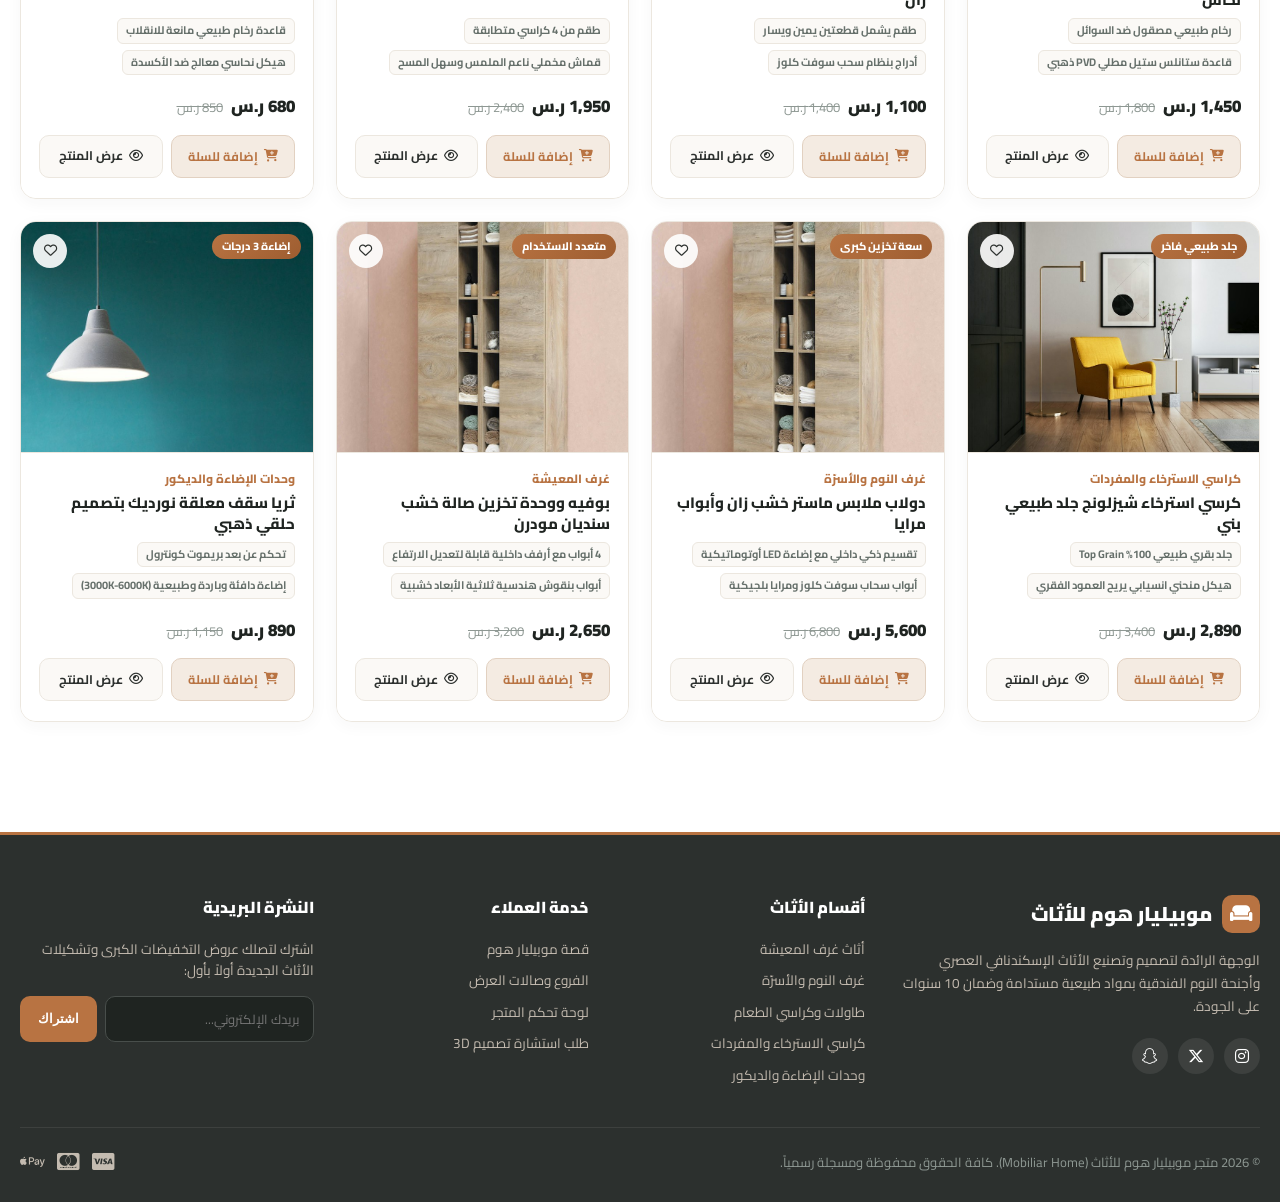
<file: shop.html>
<!DOCTYPE html>
<html lang="ar" dir="rtl">
<head>
    <meta charset="UTF-8">
    <meta http-equiv="Content-Type" content="text/html; charset=UTF-8">
    <meta name="viewport" content="width=device-width, initial-scale=1.0">
    <title>كتالوج الأثاث والمتجر الشامل | موبيليار هوم للأثاث</title>
    <meta name="description" content="تصفح كافة منتجات متجر موبيليار هوم للأثاث المنزلي: كنب، غرف نوم، طاولات سفرة، كراسي استرخاء، ووحدات إضاءة بأسعار مميزة وضمان 10 سنوات.">
    <!-- Google Fonts: Cairo -->
    <link rel="preconnect" href="https://fonts.googleapis.com">
    <link rel="preconnect" href="https://fonts.gstatic.com" crossorigin>
    <link href="https://fonts.googleapis.com/css2?family=Cairo:wght@400;600;700;800;900&display=swap" rel="stylesheet">
    <!-- Font Awesome 6 -->
    <link rel="stylesheet" href="https://cdnjs.cloudflare.com/ajax/libs/font-awesome/6.5.1/css/all.min.css">
    <!-- Main Style -->
    <link rel="stylesheet" href="css/style.css">
</head>
<body>

    <!-- 1. TOP ANNOUNCEMENT BAR -->
    <div class="furn-topbar">
        <div class="container">
            <div class="furn-topbar-inner">
                <div class="furn-topbar-text">
                    <i class="fa-solid fa-bolt"></i>
                    <span>عروض موبيليار الكبرى للأثاث المنزلي: شحن وتركيب مجاني لكافة مدن المملكة + ضمان 10 سنوات على الهياكل الخشبية!</span>
                </div>
                <div class="furn-top-links">
                    <a href="contact.html"><i class="fa-solid fa-phone"></i> خدمة العملاء: 800-123-4567</a>
                    <a href="admin/index.html"><i class="fa-solid fa-lock"></i> لوحة الإدارة</a>
                </div>
            </div>
        </div>
    </div>

    <!-- 2. MAIN HEADER -->
    <header class="site-header" style="background:#ffffff; border-bottom:1px solid #ECE7DF; position:sticky; top:0; z-index:999; box-shadow:0 4px 20px rgba(0,0,0,0.03);">
        <div class="container">
            <div style="display:flex; align-items:center; justify-content:space-between; padding:18px 0; gap:24px;">
                <!-- Logo -->
                <a href="index.html" style="display:flex; align-items:center; gap:12px; text-decoration:none; color:inherit;">
                    <div style="width:46px; height:46px; background:#B87342; border-radius:12px; display:flex; align-items:center; justify-content:center; color:#fff; font-size:22px;">
                        <i class="fa-solid fa-couch"></i>
                    </div>
                    <div>
                        <span style="font-size:21px; font-weight:900; color:#1F2421; display:block; line-height:1.2;">موبيليار هوم</span>
                        <span style="font-size:10.5px; font-weight:800; color:#8E9893; letter-spacing:1px; display:block;">MOBILIAR HOME FURNITURE</span>
                    </div>
                </a>

                <!-- Search Bar -->
                <div style="flex:1; max-width:540px; position:relative;">
                    <div style="display:flex; align-items:center; width:100%;">
                        <input type="text" id="shopSearchInput" oninput="filterShopProducts()" placeholder="ابحث في الكتالوج بالاسم، النوع أو الخامة..." style="width:100%; padding:12px 18px 12px 50px; border-radius:50px; border:1.5px solid #ECE7DF; background:#FBF9F6; font-family:inherit; font-size:13.5px; outline:none; transition:all 0.25s;">
                        <button type="button" style="position:absolute; left:6px; width:38px; height:38px; background:#B87342; border:none; border-radius:50%; color:#fff; display:flex; align-items:center; justify-content:center;">
                            <i class="fa-solid fa-magnifying-glass" style="font-size:14px;"></i>
                        </button>
                    </div>
                </div>

                <!-- Header Actions -->
                <div style="display:flex; align-items:center; gap:16px;">
                    <a href="shop.html" style="position:relative; width:44px; height:44px; border-radius:12px; background:#FBF9F6; border:1px solid #ECE7DF; display:flex; align-items:center; justify-content:center; color:#2C302E; text-decoration:none;" title="المفضلة">
                        <i class="fa-regular fa-heart" style="font-size:18px;"></i>
                        <span class="wishlist-count" id="wishlistCountBadge" style="position:absolute; top:-6px; right:-6px; background:#B87342; color:#fff; font-size:11px; font-weight:800; width:20px; height:20px; border-radius:50%; display:flex; align-items:center; justify-content:center;">0</span>
                    </a>
                    <button onclick="toggleFurnCartDrawer()" style="display:flex; align-items:center; gap:10px; padding:10px 18px; border-radius:12px; background:#2C302E; color:#fff; border:none; cursor:pointer; font-family:inherit; font-weight:800; font-size:13.5px; box-shadow:0 4px 14px rgba(44,48,46,0.18);">
                        <i class="fa-solid fa-bag-shopping" style="color:#D4A373; font-size:16px;"></i>
                        <span>سلة الأثاث</span>
                        <span class="cart-count" id="cartCountBadge" style="background:#B87342; color:#fff; font-size:11px; padding:2px 7px; border-radius:50px; margin-right:4px;">0</span>
                    </button>
                </div>
            </div>

            <!-- Navigation Links Bar -->
            <nav style="display:flex; align-items:center; justify-content:space-between; border-top:1px solid #F4EBE2; padding:10px 0;">
                <ul style="display:flex; align-items:center; gap:26px; list-style:none; margin:0; padding:0; flex-wrap:wrap;">
                    <li><a href="index.html" style="font-size:14px; font-weight:700; color:#2C302E; text-decoration:none;">الرئيسية</a></li>
                    <li><a href="shop.html" style="font-size:14px; font-weight:800; color:#B87342; text-decoration:none;">المتجر والكتالوج</a></li>
                    <li><a href="category?cat=living" style="font-size:14px; font-weight:700; color:#2C302E; text-decoration:none;">أثاث غرف المعيشة</a></li>
                    <li><a href="category?cat=bedroom" style="font-size:14px; font-weight:700; color:#2C302E; text-decoration:none;">غرف النوم والأسرّة</a></li>
                    <li><a href="category?cat=dining" style="font-size:14px; font-weight:700; color:#2C302E; text-decoration:none;">طاولات السفرة</a></li>
                    <li><a href="category?cat=recliners" style="font-size:14px; font-weight:700; color:#2C302E; text-decoration:none;">كراسي الاسترخاء</a></li>
                    <li><a href="category?cat=decor" style="font-size:14px; font-weight:700; color:#2C302E; text-decoration:none;">الإضاءة والديكور</a></li>
                    <li><a href="about.html" style="font-size:14px; font-weight:700; color:#2C302E; text-decoration:none;">من نحن</a></li>
                    <li><a href="contact.html" style="font-size:14px; font-weight:700; color:#2C302E; text-decoration:none;">اتصل بنا</a></li>
                </ul>
            </nav>
        </div>
    </header>

    <!-- 3. PAGE HERO BANNER -->
    <section class="furn-cat-banner-section">
        <div class="container">
            <div class="furn-cat-banner-card">
                <img class="furn-cat-banner-bg" src="images/cat_banner_all.jpg" alt="كتالوج موبيليار هوم للأثاث">
                <div class="furn-cat-banner-overlay"></div>
                <div class="furn-cat-banner-content">
                    <div class="furn-cat-breadcrumb">
                        <a href="index.html"><i class="fa-solid fa-house"></i> الرئيسية</a>
                        <i class="fa-solid fa-chevron-left" style="font-size:11px;"></i>
                        <span>كتالوج الأثاث الشامل</span>
                    </div>
                    <h1 class="furn-cat-banner-title">كتالوج الأثاث المنزلي والتصاميم الراقية</h1>
                    <p class="furn-cat-banner-desc">استكشف كافة تشكيلات الأثاث الإسكندنافي والكلاسيكي لغرف المعيشة والنوم والسفرة والإضاءة مع ضمان 10 سنوات وتوصيل وتركيب مجاني.</p>
                    <div class="furn-cat-banner-stats">
                        <span><i class="fa-solid fa-boxes-stacked"></i> 12 تصميماً معتمداً</span>
                        <span><i class="fa-solid fa-shield-halved"></i> ضمان 10 سنوات شامل</span>
                        <span><i class="fa-solid fa-truck-fast"></i> شحن وتركيب مجاني</span>
                    </div>
                </div>
            </div>

            <!-- Category Switcher Chips -->
            <div class="furn-cat-chips-bar">
                <a href="shop.html" class="furn-cat-chip active">
                    <i class="fa-solid fa-couch"></i>
                    <span>كافة التشكيلات (12)</span>
                </a>
                <a href="category?cat=living" class="furn-cat-chip">
                    <i class="fa-solid fa-couch"></i>
                    <span>غرف المعيشة</span>
                </a>
                <a href="category?cat=bedroom" class="furn-cat-chip">
                    <i class="fa-solid fa-bed"></i>
                    <span>غرف النوم والأسرّة</span>
                </a>
                <a href="category?cat=dining" class="furn-cat-chip">
                    <i class="fa-solid fa-utensils"></i>
                    <span>طاولات الطعام</span>
                </a>
                <a href="category?cat=recliners" class="furn-cat-chip">
                    <i class="fa-solid fa-chair"></i>
                    <span>كراسي الاسترخاء</span>
                </a>
                <a href="category?cat=decor" class="furn-cat-chip">
                    <i class="fa-solid fa-lightbulb"></i>
                    <span>الإضاءة والتحف</span>
                </a>
            </div>
        </div>
    </section>

    <!-- 4. MAIN CATALOG GRID (4 COLUMNS RESPONSIVE) -->
    <section style="padding:40px 0 70px; background:#ffffff;">
        <div class="container">
            <!-- Controls Bar -->
            <div style="display:flex; justify-content:space-between; align-items:center; margin-bottom:28px; flex-wrap:wrap; gap:14px; background:#FBF9F6; padding:14px 22px; border-radius:14px; border:1px solid #ECE7DF;">
                <div style="font-size:15px; font-weight:800; color:#1F2421; display:flex; align-items:center; gap:8px;">
                    <i class="fa-solid fa-layer-group" style="color:#B87342;"></i>
                    <span id="shopCountStatus">تم العثور على 12 قطعة أثاث متوفرة</span>
                </div>
                <div style="display:flex; align-items:center; gap:10px;">
                    <span style="font-size:13.5px; color:#66706B; font-weight:700;">ترتيب حسب:</span>
                    <select id="shopSortSelect" onchange="sortShopProducts()" style="padding:8px 14px; border:1.5px solid #ECE7DF; border-radius:10px; font-family:inherit; font-size:13px; font-weight:700; outline:none; background:#fff; cursor:pointer;">
                        <option value="featured">الأكثر طلباً وتميزاً</option>
                        <option value="price-asc">السعر: من الأقل للأعلى</option>
                        <option value="price-desc">السعر: من الأعلى للأقل</option>
                    </select>
                </div>
            </div>

            <!-- Products Grid: 4 Columns on Desktop, Zero Whitespace -->
            <div class="furn-products-grid" id="shopProductsGrid">

        <div class="product-card furn-card" data-category="living" data-price="4250" data-id="1">
            <span class="product-badge" style="position:absolute; top:12px; right:12px; background:linear-gradient(135deg, #B87342, #9E5D30); color:#fff; font-size:11px; font-weight:800; padding:4px 10px; border-radius:50px; z-index:3;">الأكثر طلباً</span>
            <button class="wishlist-btn" onclick="toggleFurnWishlist(1)" style="position:absolute; top:12px; left:12px; background:rgba(255,255,255,0.9); border:none; width:34px; height:34px; border-radius:50%; display:flex; align-items:center; justify-content:center; color:#2C302E; cursor:pointer; z-index:3; transition:all 0.2s;" title="إضافة للرغبات">
                <i class="fa-regular fa-heart"></i>
            </button>
            <a href="product?id=1" class="product-thumb-box" style="display:block; position:relative; height:230px; overflow:hidden; background:#FBF9F6; text-decoration:none;">
                <img src="images/furn_prod_sofa.jpg" alt="كنب زاوية مودرن مخملي عاجي" style="width:100%; height:100%; object-fit:cover; transition:transform 0.5s cubic-bezier(0.16, 1, 0.3, 1);">
            </a>
            <div class="product-info-box" style="padding:16px 18px 20px; display:flex; flex-direction:column; flex:1; justify-content:space-between; background:#ffffff; border-top:1px solid #ECE7DF;">
                <div>
                    <span class="product-cat-name" style="font-size:12px; font-weight:800; color:#B87342; display:block; margin-bottom:4px;">غرف المعيشة</span>
                    <h3 class="product-title" style="font-size:15px; font-weight:800; color:#1F2421; line-height:1.4; margin-bottom:8px; min-height:42px;">
                        <a href="product?id=1" style="color:inherit; text-decoration:none;">كنب زاوية مودرن مخملي عاجي</a>
                    </h3>
                    <div style="display:flex; flex-wrap:wrap; gap:6px; margin-bottom:10px;">
                        <span class="spec-chip" style="display:inline-block; font-size:11px; font-weight:700; background:#FBF9F6; color:#66706B; padding:3px 8px; border-radius:6px; border:1px solid #ECE7DF;">خشب زان أحمر مجفف</span><span class="spec-chip" style="display:inline-block; font-size:11px; font-weight:700; background:#FBF9F6; color:#66706B; padding:3px 8px; border-radius:6px; border:1px solid #ECE7DF;">قماش كتان معالج ضد البقع</span>
                    </div>
                </div>
                <div>
                    <div class="product-price-box" style="display:flex; align-items:baseline; gap:8px; margin-top:8px;">
                        <span class="price-current" style="font-size:17px; font-weight:900; color:#1F2421;">4,250 ر.س</span>
                        <span class="price-old" style="font-size:13px; color:#8E9893; text-decoration:line-through;">5,200 ر.س</span>
                    </div>
                    <div class="furn-card-actions">
                        <button class="furn-btn-add" onclick="addFurnToCart(1, 'كنب زاوية مودرن مخملي عاجي', 4250, 'images/furn_prod_sofa.jpg')">
                            <i class="fa-solid fa-cart-plus"></i>
                            <span>إضافة للسلة</span>
                        </button>
                        <a href="product?id=1" class="furn-btn-view">
                            <i class="fa-regular fa-eye"></i>
                            <span>عرض المنتج</span>
                        </a>
                    </div>
                </div>
            </div>
        </div>
    

        <div class="product-card furn-card" data-category="recliners" data-price="1290" data-id="2">
            <span class="product-badge" style="position:absolute; top:12px; right:12px; background:linear-gradient(135deg, #B87342, #9E5D30); color:#fff; font-size:11px; font-weight:800; padding:4px 10px; border-radius:50px; z-index:3;">جديد</span>
            <button class="wishlist-btn" onclick="toggleFurnWishlist(2)" style="position:absolute; top:12px; left:12px; background:rgba(255,255,255,0.9); border:none; width:34px; height:34px; border-radius:50%; display:flex; align-items:center; justify-content:center; color:#2C302E; cursor:pointer; z-index:3; transition:all 0.2s;" title="إضافة للرغبات">
                <i class="fa-regular fa-heart"></i>
            </button>
            <a href="product?id=2" class="product-thumb-box" style="display:block; position:relative; height:230px; overflow:hidden; background:#FBF9F6; text-decoration:none;">
                <img src="images/furn_prod_chair.jpg" alt="كرسي قراءة نورديك بقماش البوكليه" style="width:100%; height:100%; object-fit:cover; transition:transform 0.5s cubic-bezier(0.16, 1, 0.3, 1);">
            </a>
            <div class="product-info-box" style="padding:16px 18px 20px; display:flex; flex-direction:column; flex:1; justify-content:space-between; background:#ffffff; border-top:1px solid #ECE7DF;">
                <div>
                    <span class="product-cat-name" style="font-size:12px; font-weight:800; color:#B87342; display:block; margin-bottom:4px;">كراسي الاسترخاء والمفردات</span>
                    <h3 class="product-title" style="font-size:15px; font-weight:800; color:#1F2421; line-height:1.4; margin-bottom:8px; min-height:42px;">
                        <a href="product?id=2" style="color:inherit; text-decoration:none;">كرسي قراءة نورديك بقماش البوكليه</a>
                    </h3>
                    <div style="display:flex; flex-wrap:wrap; gap:6px; margin-bottom:10px;">
                        <span class="spec-chip" style="display:inline-block; font-size:11px; font-weight:700; background:#FBF9F6; color:#66706B; padding:3px 8px; border-radius:6px; border:1px solid #ECE7DF;">قماش بوكليه تيدي فاخر</span><span class="spec-chip" style="display:inline-block; font-size:11px; font-weight:700; background:#FBF9F6; color:#66706B; padding:3px 8px; border-radius:6px; border:1px solid #ECE7DF;">هيكل داخلي معدني مدعم</span>
                    </div>
                </div>
                <div>
                    <div class="product-price-box" style="display:flex; align-items:baseline; gap:8px; margin-top:8px;">
                        <span class="price-current" style="font-size:17px; font-weight:900; color:#1F2421;">1,290 ر.س</span>
                        <span class="price-old" style="font-size:13px; color:#8E9893; text-decoration:line-through;">1,650 ر.س</span>
                    </div>
                    <div class="furn-card-actions">
                        <button class="furn-btn-add" onclick="addFurnToCart(2, 'كرسي قراءة نورديك بقماش البوكليه', 1290, 'images/furn_prod_chair.jpg')">
                            <i class="fa-solid fa-cart-plus"></i>
                            <span>إضافة للسلة</span>
                        </button>
                        <a href="product?id=2" class="furn-btn-view">
                            <i class="fa-regular fa-eye"></i>
                            <span>عرض المنتج</span>
                        </a>
                    </div>
                </div>
            </div>
        </div>
    

        <div class="product-card furn-card" data-category="bedroom" data-price="3800" data-id="3">
            <span class="product-badge" style="position:absolute; top:12px; right:12px; background:linear-gradient(135deg, #B87342, #9E5D30); color:#fff; font-size:11px; font-weight:800; padding:4px 10px; border-radius:50px; z-index:3;">خصم 20%</span>
            <button class="wishlist-btn" onclick="toggleFurnWishlist(3)" style="position:absolute; top:12px; left:12px; background:rgba(255,255,255,0.9); border:none; width:34px; height:34px; border-radius:50%; display:flex; align-items:center; justify-content:center; color:#2C302E; cursor:pointer; z-index:3; transition:all 0.2s;" title="إضافة للرغبات">
                <i class="fa-regular fa-heart"></i>
            </button>
            <a href="product?id=3" class="product-thumb-box" style="display:block; position:relative; height:230px; overflow:hidden; background:#FBF9F6; text-decoration:none;">
                <img src="images/furn_prod_bed.jpg" alt="سرير كينج من خشب البلوط الطبيعي" style="width:100%; height:100%; object-fit:cover; transition:transform 0.5s cubic-bezier(0.16, 1, 0.3, 1);">
            </a>
            <div class="product-info-box" style="padding:16px 18px 20px; display:flex; flex-direction:column; flex:1; justify-content:space-between; background:#ffffff; border-top:1px solid #ECE7DF;">
                <div>
                    <span class="product-cat-name" style="font-size:12px; font-weight:800; color:#B87342; display:block; margin-bottom:4px;">غرف النوم والأسرّة</span>
                    <h3 class="product-title" style="font-size:15px; font-weight:800; color:#1F2421; line-height:1.4; margin-bottom:8px; min-height:42px;">
                        <a href="product?id=3" style="color:inherit; text-decoration:none;">سرير كينج من خشب البلوط الطبيعي</a>
                    </h3>
                    <div style="display:flex; flex-wrap:wrap; gap:6px; margin-bottom:10px;">
                        <span class="spec-chip" style="display:inline-block; font-size:11px; font-weight:700; background:#FBF9F6; color:#66706B; padding:3px 8px; border-radius:6px; border:1px solid #ECE7DF;">خشب بلوط أمريكي صلب 100%</span><span class="spec-chip" style="display:inline-block; font-size:11px; font-weight:700; background:#FBF9F6; color:#66706B; padding:3px 8px; border-radius:6px; border:1px solid #ECE7DF;">ألواح خشبية داعمة مانعة للصوت</span>
                    </div>
                </div>
                <div>
                    <div class="product-price-box" style="display:flex; align-items:baseline; gap:8px; margin-top:8px;">
                        <span class="price-current" style="font-size:17px; font-weight:900; color:#1F2421;">3,800 ر.س</span>
                        <span class="price-old" style="font-size:13px; color:#8E9893; text-decoration:line-through;">4,600 ر.س</span>
                    </div>
                    <div class="furn-card-actions">
                        <button class="furn-btn-add" onclick="addFurnToCart(3, 'سرير كينج من خشب البلوط الطبيعي', 3800, 'images/furn_prod_bed.jpg')">
                            <i class="fa-solid fa-cart-plus"></i>
                            <span>إضافة للسلة</span>
                        </button>
                        <a href="product?id=3" class="furn-btn-view">
                            <i class="fa-regular fa-eye"></i>
                            <span>عرض المنتج</span>
                        </a>
                    </div>
                </div>
            </div>
        </div>
    

        <div class="product-card furn-card" data-category="dining" data-price="3450" data-id="4">
            <span class="product-badge" style="position:absolute; top:12px; right:12px; background:linear-gradient(135deg, #B87342, #9E5D30); color:#fff; font-size:11px; font-weight:800; padding:4px 10px; border-radius:50px; z-index:3;">تصميم حصري</span>
            <button class="wishlist-btn" onclick="toggleFurnWishlist(4)" style="position:absolute; top:12px; left:12px; background:rgba(255,255,255,0.9); border:none; width:34px; height:34px; border-radius:50%; display:flex; align-items:center; justify-content:center; color:#2C302E; cursor:pointer; z-index:3; transition:all 0.2s;" title="إضافة للرغبات">
                <i class="fa-regular fa-heart"></i>
            </button>
            <a href="product?id=4" class="product-thumb-box" style="display:block; position:relative; height:230px; overflow:hidden; background:#FBF9F6; text-decoration:none;">
                <img src="images/furn_prod_table.jpg" alt="طاولة طعام خشب جوز لـ 8 أشخاص" style="width:100%; height:100%; object-fit:cover; transition:transform 0.5s cubic-bezier(0.16, 1, 0.3, 1);">
            </a>
            <div class="product-info-box" style="padding:16px 18px 20px; display:flex; flex-direction:column; flex:1; justify-content:space-between; background:#ffffff; border-top:1px solid #ECE7DF;">
                <div>
                    <span class="product-cat-name" style="font-size:12px; font-weight:800; color:#B87342; display:block; margin-bottom:4px;">طاولات وكراسي السفرة</span>
                    <h3 class="product-title" style="font-size:15px; font-weight:800; color:#1F2421; line-height:1.4; margin-bottom:8px; min-height:42px;">
                        <a href="product?id=4" style="color:inherit; text-decoration:none;">طاولة طعام خشب جوز لـ 8 أشخاص</a>
                    </h3>
                    <div style="display:flex; flex-wrap:wrap; gap:6px; margin-bottom:10px;">
                        <span class="spec-chip" style="display:inline-block; font-size:11px; font-weight:700; background:#FBF9F6; color:#66706B; padding:3px 8px; border-radius:6px; border:1px solid #ECE7DF;">خشب جوز طبيعي معالج بالزيوت النباتية</span><span class="spec-chip" style="display:inline-block; font-size:11px; font-weight:700; background:#FBF9F6; color:#66706B; padding:3px 8px; border-radius:6px; border:1px solid #ECE7DF;">قاعدة ستيل صلب بطلاء كهرستاتيكي</span>
                    </div>
                </div>
                <div>
                    <div class="product-price-box" style="display:flex; align-items:baseline; gap:8px; margin-top:8px;">
                        <span class="price-current" style="font-size:17px; font-weight:900; color:#1F2421;">3,450 ر.س</span>
                        <span class="price-old" style="font-size:13px; color:#8E9893; text-decoration:line-through;">4,100 ر.س</span>
                    </div>
                    <div class="furn-card-actions">
                        <button class="furn-btn-add" onclick="addFurnToCart(4, 'طاولة طعام خشب جوز لـ 8 أشخاص', 3450, 'images/furn_prod_table.jpg')">
                            <i class="fa-solid fa-cart-plus"></i>
                            <span>إضافة للسلة</span>
                        </button>
                        <a href="product?id=4" class="furn-btn-view">
                            <i class="fa-regular fa-eye"></i>
                            <span>عرض المنتج</span>
                        </a>
                    </div>
                </div>
            </div>
        </div>
    

        <div class="product-card furn-card" data-category="living" data-price="1450" data-id="5">
            <span class="product-badge" style="position:absolute; top:12px; right:12px; background:linear-gradient(135deg, #B87342, #9E5D30); color:#fff; font-size:11px; font-weight:800; padding:4px 10px; border-radius:50px; z-index:3;">الأكثر أناقة</span>
            <button class="wishlist-btn" onclick="toggleFurnWishlist(5)" style="position:absolute; top:12px; left:12px; background:rgba(255,255,255,0.9); border:none; width:34px; height:34px; border-radius:50%; display:flex; align-items:center; justify-content:center; color:#2C302E; cursor:pointer; z-index:3; transition:all 0.2s;" title="إضافة للرغبات">
                <i class="fa-regular fa-heart"></i>
            </button>
            <a href="product?id=5" class="product-thumb-box" style="display:block; position:relative; height:230px; overflow:hidden; background:#FBF9F6; text-decoration:none;">
                <img src="images/furn_prod_coffee.jpg" alt="طاولة قهوة رخامية دائرية بتفاصيل نحاس" style="width:100%; height:100%; object-fit:cover; transition:transform 0.5s cubic-bezier(0.16, 1, 0.3, 1);">
            </a>
            <div class="product-info-box" style="padding:16px 18px 20px; display:flex; flex-direction:column; flex:1; justify-content:space-between; background:#ffffff; border-top:1px solid #ECE7DF;">
                <div>
                    <span class="product-cat-name" style="font-size:12px; font-weight:800; color:#B87342; display:block; margin-bottom:4px;">غرف المعيشة</span>
                    <h3 class="product-title" style="font-size:15px; font-weight:800; color:#1F2421; line-height:1.4; margin-bottom:8px; min-height:42px;">
                        <a href="product?id=5" style="color:inherit; text-decoration:none;">طاولة قهوة رخامية دائرية بتفاصيل نحاس</a>
                    </h3>
                    <div style="display:flex; flex-wrap:wrap; gap:6px; margin-bottom:10px;">
                        <span class="spec-chip" style="display:inline-block; font-size:11px; font-weight:700; background:#FBF9F6; color:#66706B; padding:3px 8px; border-radius:6px; border:1px solid #ECE7DF;">رخام طبيعي مصقول ضد السوائل</span><span class="spec-chip" style="display:inline-block; font-size:11px; font-weight:700; background:#FBF9F6; color:#66706B; padding:3px 8px; border-radius:6px; border:1px solid #ECE7DF;">قاعدة ستانلس ستيل مطلي PVD ذهبي</span>
                    </div>
                </div>
                <div>
                    <div class="product-price-box" style="display:flex; align-items:baseline; gap:8px; margin-top:8px;">
                        <span class="price-current" style="font-size:17px; font-weight:900; color:#1F2421;">1,450 ر.س</span>
                        <span class="price-old" style="font-size:13px; color:#8E9893; text-decoration:line-through;">1,800 ر.س</span>
                    </div>
                    <div class="furn-card-actions">
                        <button class="furn-btn-add" onclick="addFurnToCart(5, 'طاولة قهوة رخامية دائرية بتفاصيل نحاس', 1450, 'images/furn_prod_coffee.jpg')">
                            <i class="fa-solid fa-cart-plus"></i>
                            <span>إضافة للسلة</span>
                        </button>
                        <a href="product?id=5" class="furn-btn-view">
                            <i class="fa-regular fa-eye"></i>
                            <span>عرض المنتج</span>
                        </a>
                    </div>
                </div>
            </div>
        </div>
    

        <div class="product-card furn-card" data-category="bedroom" data-price="1100" data-id="6">
            <span class="product-badge" style="position:absolute; top:12px; right:12px; background:linear-gradient(135deg, #B87342, #9E5D30); color:#fff; font-size:11px; font-weight:800; padding:4px 10px; border-radius:50px; z-index:3;">طقم قطعتين</span>
            <button class="wishlist-btn" onclick="toggleFurnWishlist(6)" style="position:absolute; top:12px; left:12px; background:rgba(255,255,255,0.9); border:none; width:34px; height:34px; border-radius:50%; display:flex; align-items:center; justify-content:center; color:#2C302E; cursor:pointer; z-index:3; transition:all 0.2s;" title="إضافة للرغبات">
                <i class="fa-regular fa-heart"></i>
            </button>
            <a href="product?id=6" class="product-thumb-box" style="display:block; position:relative; height:230px; overflow:hidden; background:#FBF9F6; text-decoration:none;">
                <img src="images/furn_prod_commode.jpg" alt="طقم كمودينات سرير مزدوجة خشب زان" style="width:100%; height:100%; object-fit:cover; transition:transform 0.5s cubic-bezier(0.16, 1, 0.3, 1);">
            </a>
            <div class="product-info-box" style="padding:16px 18px 20px; display:flex; flex-direction:column; flex:1; justify-content:space-between; background:#ffffff; border-top:1px solid #ECE7DF;">
                <div>
                    <span class="product-cat-name" style="font-size:12px; font-weight:800; color:#B87342; display:block; margin-bottom:4px;">غرف النوم والأسرّة</span>
                    <h3 class="product-title" style="font-size:15px; font-weight:800; color:#1F2421; line-height:1.4; margin-bottom:8px; min-height:42px;">
                        <a href="product?id=6" style="color:inherit; text-decoration:none;">طقم كمودينات سرير مزدوجة خشب زان</a>
                    </h3>
                    <div style="display:flex; flex-wrap:wrap; gap:6px; margin-bottom:10px;">
                        <span class="spec-chip" style="display:inline-block; font-size:11px; font-weight:700; background:#FBF9F6; color:#66706B; padding:3px 8px; border-radius:6px; border:1px solid #ECE7DF;">طقم يشمل قطعتين يمين ويسار</span><span class="spec-chip" style="display:inline-block; font-size:11px; font-weight:700; background:#FBF9F6; color:#66706B; padding:3px 8px; border-radius:6px; border:1px solid #ECE7DF;">أدراج بنظام سحب سوفت كلوز</span>
                    </div>
                </div>
                <div>
                    <div class="product-price-box" style="display:flex; align-items:baseline; gap:8px; margin-top:8px;">
                        <span class="price-current" style="font-size:17px; font-weight:900; color:#1F2421;">1,100 ر.س</span>
                        <span class="price-old" style="font-size:13px; color:#8E9893; text-decoration:line-through;">1,400 ر.س</span>
                    </div>
                    <div class="furn-card-actions">
                        <button class="furn-btn-add" onclick="addFurnToCart(6, 'طقم كمودينات سرير مزدوجة خشب زان', 1100, 'images/furn_prod_commode.jpg')">
                            <i class="fa-solid fa-cart-plus"></i>
                            <span>إضافة للسلة</span>
                        </button>
                        <a href="product?id=6" class="furn-btn-view">
                            <i class="fa-regular fa-eye"></i>
                            <span>عرض المنتج</span>
                        </a>
                    </div>
                </div>
            </div>
        </div>
    

        <div class="product-card furn-card" data-category="dining" data-price="1950" data-id="7">
            <span class="product-badge" style="position:absolute; top:12px; right:12px; background:linear-gradient(135deg, #B87342, #9E5D30); color:#fff; font-size:11px; font-weight:800; padding:4px 10px; border-radius:50px; z-index:3;">عرض طقم 4 قطع</span>
            <button class="wishlist-btn" onclick="toggleFurnWishlist(7)" style="position:absolute; top:12px; left:12px; background:rgba(255,255,255,0.9); border:none; width:34px; height:34px; border-radius:50%; display:flex; align-items:center; justify-content:center; color:#2C302E; cursor:pointer; z-index:3; transition:all 0.2s;" title="إضافة للرغبات">
                <i class="fa-regular fa-heart"></i>
            </button>
            <a href="product?id=7" class="product-thumb-box" style="display:block; position:relative; height:230px; overflow:hidden; background:#FBF9F6; text-decoration:none;">
                <img src="images/furn_prod_dining_chairs.jpg" alt="طقم 4 كراسي طعام مخملية مريحة" style="width:100%; height:100%; object-fit:cover; transition:transform 0.5s cubic-bezier(0.16, 1, 0.3, 1);">
            </a>
            <div class="product-info-box" style="padding:16px 18px 20px; display:flex; flex-direction:column; flex:1; justify-content:space-between; background:#ffffff; border-top:1px solid #ECE7DF;">
                <div>
                    <span class="product-cat-name" style="font-size:12px; font-weight:800; color:#B87342; display:block; margin-bottom:4px;">طاولات وكراسي السفرة</span>
                    <h3 class="product-title" style="font-size:15px; font-weight:800; color:#1F2421; line-height:1.4; margin-bottom:8px; min-height:42px;">
                        <a href="product?id=7" style="color:inherit; text-decoration:none;">طقم 4 كراسي طعام مخملية مريحة</a>
                    </h3>
                    <div style="display:flex; flex-wrap:wrap; gap:6px; margin-bottom:10px;">
                        <span class="spec-chip" style="display:inline-block; font-size:11px; font-weight:700; background:#FBF9F6; color:#66706B; padding:3px 8px; border-radius:6px; border:1px solid #ECE7DF;">طقم من 4 كراسي متطابقة</span><span class="spec-chip" style="display:inline-block; font-size:11px; font-weight:700; background:#FBF9F6; color:#66706B; padding:3px 8px; border-radius:6px; border:1px solid #ECE7DF;">قماش مخملي ناعم الملمس وسهل المسح</span>
                    </div>
                </div>
                <div>
                    <div class="product-price-box" style="display:flex; align-items:baseline; gap:8px; margin-top:8px;">
                        <span class="price-current" style="font-size:17px; font-weight:900; color:#1F2421;">1,950 ر.س</span>
                        <span class="price-old" style="font-size:13px; color:#8E9893; text-decoration:line-through;">2,400 ر.س</span>
                    </div>
                    <div class="furn-card-actions">
                        <button class="furn-btn-add" onclick="addFurnToCart(7, 'طقم 4 كراسي طعام مخملية مريحة', 1950, 'images/furn_prod_dining_chairs.jpg')">
                            <i class="fa-solid fa-cart-plus"></i>
                            <span>إضافة للسلة</span>
                        </button>
                        <a href="product?id=7" class="furn-btn-view">
                            <i class="fa-regular fa-eye"></i>
                            <span>عرض المنتج</span>
                        </a>
                    </div>
                </div>
            </div>
        </div>
    

        <div class="product-card furn-card" data-category="decor" data-price="680" data-id="8">
            <span class="product-badge" style="position:absolute; top:12px; right:12px; background:linear-gradient(135deg, #B87342, #9E5D30); color:#fff; font-size:11px; font-weight:800; padding:4px 10px; border-radius:50px; z-index:3;">إضاءة دافئة</span>
            <button class="wishlist-btn" onclick="toggleFurnWishlist(8)" style="position:absolute; top:12px; left:12px; background:rgba(255,255,255,0.9); border:none; width:34px; height:34px; border-radius:50%; display:flex; align-items:center; justify-content:center; color:#2C302E; cursor:pointer; z-index:3; transition:all 0.2s;" title="إضافة للرغبات">
                <i class="fa-regular fa-heart"></i>
            </button>
            <a href="product?id=8" class="product-thumb-box" style="display:block; position:relative; height:230px; overflow:hidden; background:#FBF9F6; text-decoration:none;">
                <img src="images/furn_prod_lamp.jpg" alt="مصباح أرضي آرت ديكو ونحاس مطفي" style="width:100%; height:100%; object-fit:cover; transition:transform 0.5s cubic-bezier(0.16, 1, 0.3, 1);">
            </a>
            <div class="product-info-box" style="padding:16px 18px 20px; display:flex; flex-direction:column; flex:1; justify-content:space-between; background:#ffffff; border-top:1px solid #ECE7DF;">
                <div>
                    <span class="product-cat-name" style="font-size:12px; font-weight:800; color:#B87342; display:block; margin-bottom:4px;">وحدات الإضاءة والديكور</span>
                    <h3 class="product-title" style="font-size:15px; font-weight:800; color:#1F2421; line-height:1.4; margin-bottom:8px; min-height:42px;">
                        <a href="product?id=8" style="color:inherit; text-decoration:none;">مصباح أرضي آرت ديكو ونحاس مطفي</a>
                    </h3>
                    <div style="display:flex; flex-wrap:wrap; gap:6px; margin-bottom:10px;">
                        <span class="spec-chip" style="display:inline-block; font-size:11px; font-weight:700; background:#FBF9F6; color:#66706B; padding:3px 8px; border-radius:6px; border:1px solid #ECE7DF;">قاعدة رخام طبيعي مانعة للانقلاب</span><span class="spec-chip" style="display:inline-block; font-size:11px; font-weight:700; background:#FBF9F6; color:#66706B; padding:3px 8px; border-radius:6px; border:1px solid #ECE7DF;">هيكل نحاسي معالج ضد الأكسدة</span>
                    </div>
                </div>
                <div>
                    <div class="product-price-box" style="display:flex; align-items:baseline; gap:8px; margin-top:8px;">
                        <span class="price-current" style="font-size:17px; font-weight:900; color:#1F2421;">680 ر.س</span>
                        <span class="price-old" style="font-size:13px; color:#8E9893; text-decoration:line-through;">850 ر.س</span>
                    </div>
                    <div class="furn-card-actions">
                        <button class="furn-btn-add" onclick="addFurnToCart(8, 'مصباح أرضي آرت ديكو ونحاس مطفي', 680, 'images/furn_prod_lamp.jpg')">
                            <i class="fa-solid fa-cart-plus"></i>
                            <span>إضافة للسلة</span>
                        </button>
                        <a href="product?id=8" class="furn-btn-view">
                            <i class="fa-regular fa-eye"></i>
                            <span>عرض المنتج</span>
                        </a>
                    </div>
                </div>
            </div>
        </div>
    

        <div class="product-card furn-card" data-category="recliners" data-price="2890" data-id="9">
            <span class="product-badge" style="position:absolute; top:12px; right:12px; background:linear-gradient(135deg, #B87342, #9E5D30); color:#fff; font-size:11px; font-weight:800; padding:4px 10px; border-radius:50px; z-index:3;">جلد طبيعي فاخر</span>
            <button class="wishlist-btn" onclick="toggleFurnWishlist(9)" style="position:absolute; top:12px; left:12px; background:rgba(255,255,255,0.9); border:none; width:34px; height:34px; border-radius:50%; display:flex; align-items:center; justify-content:center; color:#2C302E; cursor:pointer; z-index:3; transition:all 0.2s;" title="إضافة للرغبات">
                <i class="fa-regular fa-heart"></i>
            </button>
            <a href="product?id=9" class="product-thumb-box" style="display:block; position:relative; height:230px; overflow:hidden; background:#FBF9F6; text-decoration:none;">
                <img src="images/furn_prod_recliner.jpg" alt="كرسي استرخاء شيزلونج جلد طبيعي بني" style="width:100%; height:100%; object-fit:cover; transition:transform 0.5s cubic-bezier(0.16, 1, 0.3, 1);">
            </a>
            <div class="product-info-box" style="padding:16px 18px 20px; display:flex; flex-direction:column; flex:1; justify-content:space-between; background:#ffffff; border-top:1px solid #ECE7DF;">
                <div>
                    <span class="product-cat-name" style="font-size:12px; font-weight:800; color:#B87342; display:block; margin-bottom:4px;">كراسي الاسترخاء والمفردات</span>
                    <h3 class="product-title" style="font-size:15px; font-weight:800; color:#1F2421; line-height:1.4; margin-bottom:8px; min-height:42px;">
                        <a href="product?id=9" style="color:inherit; text-decoration:none;">كرسي استرخاء شيزلونج جلد طبيعي بني</a>
                    </h3>
                    <div style="display:flex; flex-wrap:wrap; gap:6px; margin-bottom:10px;">
                        <span class="spec-chip" style="display:inline-block; font-size:11px; font-weight:700; background:#FBF9F6; color:#66706B; padding:3px 8px; border-radius:6px; border:1px solid #ECE7DF;">جلد بقري طبيعي 100% Top Grain</span><span class="spec-chip" style="display:inline-block; font-size:11px; font-weight:700; background:#FBF9F6; color:#66706B; padding:3px 8px; border-radius:6px; border:1px solid #ECE7DF;">هيكل منحني انسيابي يريح العمود الفقري</span>
                    </div>
                </div>
                <div>
                    <div class="product-price-box" style="display:flex; align-items:baseline; gap:8px; margin-top:8px;">
                        <span class="price-current" style="font-size:17px; font-weight:900; color:#1F2421;">2,890 ر.س</span>
                        <span class="price-old" style="font-size:13px; color:#8E9893; text-decoration:line-through;">3,400 ر.س</span>
                    </div>
                    <div class="furn-card-actions">
                        <button class="furn-btn-add" onclick="addFurnToCart(9, 'كرسي استرخاء شيزلونج جلد طبيعي بني', 2890, 'images/furn_prod_recliner.jpg')">
                            <i class="fa-solid fa-cart-plus"></i>
                            <span>إضافة للسلة</span>
                        </button>
                        <a href="product?id=9" class="furn-btn-view">
                            <i class="fa-regular fa-eye"></i>
                            <span>عرض المنتج</span>
                        </a>
                    </div>
                </div>
            </div>
        </div>
    

        <div class="product-card furn-card" data-category="bedroom" data-price="5600" data-id="10">
            <span class="product-badge" style="position:absolute; top:12px; right:12px; background:linear-gradient(135deg, #B87342, #9E5D30); color:#fff; font-size:11px; font-weight:800; padding:4px 10px; border-radius:50px; z-index:3;">سعة تخزين كبرى</span>
            <button class="wishlist-btn" onclick="toggleFurnWishlist(10)" style="position:absolute; top:12px; left:12px; background:rgba(255,255,255,0.9); border:none; width:34px; height:34px; border-radius:50%; display:flex; align-items:center; justify-content:center; color:#2C302E; cursor:pointer; z-index:3; transition:all 0.2s;" title="إضافة للرغبات">
                <i class="fa-regular fa-heart"></i>
            </button>
            <a href="product?id=10" class="product-thumb-box" style="display:block; position:relative; height:230px; overflow:hidden; background:#FBF9F6; text-decoration:none;">
                <img src="images/furn_prod_wardrobe.jpg" alt="دولاب ملابس ماستر خشب زان وأبواب مرايا" style="width:100%; height:100%; object-fit:cover; transition:transform 0.5s cubic-bezier(0.16, 1, 0.3, 1);">
            </a>
            <div class="product-info-box" style="padding:16px 18px 20px; display:flex; flex-direction:column; flex:1; justify-content:space-between; background:#ffffff; border-top:1px solid #ECE7DF;">
                <div>
                    <span class="product-cat-name" style="font-size:12px; font-weight:800; color:#B87342; display:block; margin-bottom:4px;">غرف النوم والأسرّة</span>
                    <h3 class="product-title" style="font-size:15px; font-weight:800; color:#1F2421; line-height:1.4; margin-bottom:8px; min-height:42px;">
                        <a href="product?id=10" style="color:inherit; text-decoration:none;">دولاب ملابس ماستر خشب زان وأبواب مرايا</a>
                    </h3>
                    <div style="display:flex; flex-wrap:wrap; gap:6px; margin-bottom:10px;">
                        <span class="spec-chip" style="display:inline-block; font-size:11px; font-weight:700; background:#FBF9F6; color:#66706B; padding:3px 8px; border-radius:6px; border:1px solid #ECE7DF;">تقسيم ذكي داخلي مع إضاءة LED أوتوماتيكية</span><span class="spec-chip" style="display:inline-block; font-size:11px; font-weight:700; background:#FBF9F6; color:#66706B; padding:3px 8px; border-radius:6px; border:1px solid #ECE7DF;">أبواب سحاب سوفت كلوز ومرايا بلجيكية</span>
                    </div>
                </div>
                <div>
                    <div class="product-price-box" style="display:flex; align-items:baseline; gap:8px; margin-top:8px;">
                        <span class="price-current" style="font-size:17px; font-weight:900; color:#1F2421;">5,600 ر.س</span>
                        <span class="price-old" style="font-size:13px; color:#8E9893; text-decoration:line-through;">6,800 ر.س</span>
                    </div>
                    <div class="furn-card-actions">
                        <button class="furn-btn-add" onclick="addFurnToCart(10, 'دولاب ملابس ماستر خشب زان وأبواب مرايا', 5600, 'images/furn_prod_wardrobe.jpg')">
                            <i class="fa-solid fa-cart-plus"></i>
                            <span>إضافة للسلة</span>
                        </button>
                        <a href="product?id=10" class="furn-btn-view">
                            <i class="fa-regular fa-eye"></i>
                            <span>عرض المنتج</span>
                        </a>
                    </div>
                </div>
            </div>
        </div>
    

        <div class="product-card furn-card" data-category="living" data-price="2650" data-id="11">
            <span class="product-badge" style="position:absolute; top:12px; right:12px; background:linear-gradient(135deg, #B87342, #9E5D30); color:#fff; font-size:11px; font-weight:800; padding:4px 10px; border-radius:50px; z-index:3;">متعدد الاستخدام</span>
            <button class="wishlist-btn" onclick="toggleFurnWishlist(11)" style="position:absolute; top:12px; left:12px; background:rgba(255,255,255,0.9); border:none; width:34px; height:34px; border-radius:50%; display:flex; align-items:center; justify-content:center; color:#2C302E; cursor:pointer; z-index:3; transition:all 0.2s;" title="إضافة للرغبات">
                <i class="fa-regular fa-heart"></i>
            </button>
            <a href="product?id=11" class="product-thumb-box" style="display:block; position:relative; height:230px; overflow:hidden; background:#FBF9F6; text-decoration:none;">
                <img src="images/furn_prod_credenza.jpg" alt="بوفيه ووحدة تخزين صالة خشب سنديان مودرن" style="width:100%; height:100%; object-fit:cover; transition:transform 0.5s cubic-bezier(0.16, 1, 0.3, 1);">
            </a>
            <div class="product-info-box" style="padding:16px 18px 20px; display:flex; flex-direction:column; flex:1; justify-content:space-between; background:#ffffff; border-top:1px solid #ECE7DF;">
                <div>
                    <span class="product-cat-name" style="font-size:12px; font-weight:800; color:#B87342; display:block; margin-bottom:4px;">غرف المعيشة</span>
                    <h3 class="product-title" style="font-size:15px; font-weight:800; color:#1F2421; line-height:1.4; margin-bottom:8px; min-height:42px;">
                        <a href="product?id=11" style="color:inherit; text-decoration:none;">بوفيه ووحدة تخزين صالة خشب سنديان مودرن</a>
                    </h3>
                    <div style="display:flex; flex-wrap:wrap; gap:6px; margin-bottom:10px;">
                        <span class="spec-chip" style="display:inline-block; font-size:11px; font-weight:700; background:#FBF9F6; color:#66706B; padding:3px 8px; border-radius:6px; border:1px solid #ECE7DF;">4 أبواب مع أرفف داخلية قابلة لتعديل الارتفاع</span><span class="spec-chip" style="display:inline-block; font-size:11px; font-weight:700; background:#FBF9F6; color:#66706B; padding:3px 8px; border-radius:6px; border:1px solid #ECE7DF;">أبواب بنقوش هندسية ثلاثية الأبعاد خشبية</span>
                    </div>
                </div>
                <div>
                    <div class="product-price-box" style="display:flex; align-items:baseline; gap:8px; margin-top:8px;">
                        <span class="price-current" style="font-size:17px; font-weight:900; color:#1F2421;">2,650 ر.س</span>
                        <span class="price-old" style="font-size:13px; color:#8E9893; text-decoration:line-through;">3,200 ر.س</span>
                    </div>
                    <div class="furn-card-actions">
                        <button class="furn-btn-add" onclick="addFurnToCart(11, 'بوفيه ووحدة تخزين صالة خشب سنديان مودرن', 2650, 'images/furn_prod_credenza.jpg')">
                            <i class="fa-solid fa-cart-plus"></i>
                            <span>إضافة للسلة</span>
                        </button>
                        <a href="product?id=11" class="furn-btn-view">
                            <i class="fa-regular fa-eye"></i>
                            <span>عرض المنتج</span>
                        </a>
                    </div>
                </div>
            </div>
        </div>
    

        <div class="product-card furn-card" data-category="decor" data-price="890" data-id="12">
            <span class="product-badge" style="position:absolute; top:12px; right:12px; background:linear-gradient(135deg, #B87342, #9E5D30); color:#fff; font-size:11px; font-weight:800; padding:4px 10px; border-radius:50px; z-index:3;">إضاءة 3 درجات</span>
            <button class="wishlist-btn" onclick="toggleFurnWishlist(12)" style="position:absolute; top:12px; left:12px; background:rgba(255,255,255,0.9); border:none; width:34px; height:34px; border-radius:50%; display:flex; align-items:center; justify-content:center; color:#2C302E; cursor:pointer; z-index:3; transition:all 0.2s;" title="إضافة للرغبات">
                <i class="fa-regular fa-heart"></i>
            </button>
            <a href="product?id=12" class="product-thumb-box" style="display:block; position:relative; height:230px; overflow:hidden; background:#FBF9F6; text-decoration:none;">
                <img src="images/furn_prod_pendant.jpg" alt="ثريا سقف معلقة نورديك بتصميم حلقي ذهبي" style="width:100%; height:100%; object-fit:cover; transition:transform 0.5s cubic-bezier(0.16, 1, 0.3, 1);">
            </a>
            <div class="product-info-box" style="padding:16px 18px 20px; display:flex; flex-direction:column; flex:1; justify-content:space-between; background:#ffffff; border-top:1px solid #ECE7DF;">
                <div>
                    <span class="product-cat-name" style="font-size:12px; font-weight:800; color:#B87342; display:block; margin-bottom:4px;">وحدات الإضاءة والديكور</span>
                    <h3 class="product-title" style="font-size:15px; font-weight:800; color:#1F2421; line-height:1.4; margin-bottom:8px; min-height:42px;">
                        <a href="product?id=12" style="color:inherit; text-decoration:none;">ثريا سقف معلقة نورديك بتصميم حلقي ذهبي</a>
                    </h3>
                    <div style="display:flex; flex-wrap:wrap; gap:6px; margin-bottom:10px;">
                        <span class="spec-chip" style="display:inline-block; font-size:11px; font-weight:700; background:#FBF9F6; color:#66706B; padding:3px 8px; border-radius:6px; border:1px solid #ECE7DF;">تحكم عن بعد بريموت كونترول</span><span class="spec-chip" style="display:inline-block; font-size:11px; font-weight:700; background:#FBF9F6; color:#66706B; padding:3px 8px; border-radius:6px; border:1px solid #ECE7DF;">إضاءة دافئة وباردة وطبيعية (3000K-6000K)</span>
                    </div>
                </div>
                <div>
                    <div class="product-price-box" style="display:flex; align-items:baseline; gap:8px; margin-top:8px;">
                        <span class="price-current" style="font-size:17px; font-weight:900; color:#1F2421;">890 ر.س</span>
                        <span class="price-old" style="font-size:13px; color:#8E9893; text-decoration:line-through;">1,150 ر.س</span>
                    </div>
                    <div class="furn-card-actions">
                        <button class="furn-btn-add" onclick="addFurnToCart(12, 'ثريا سقف معلقة نورديك بتصميم حلقي ذهبي', 890, 'images/furn_prod_pendant.jpg')">
                            <i class="fa-solid fa-cart-plus"></i>
                            <span>إضافة للسلة</span>
                        </button>
                        <a href="product?id=12" class="furn-btn-view">
                            <i class="fa-regular fa-eye"></i>
                            <span>عرض المنتج</span>
                        </a>
                    </div>
                </div>
            </div>
        </div>
    
            </div>
        </div>
    </section>

    <!-- 9. SITE FOOTER -->
    <footer style="background:#2C302E; color:#F4EBE2; padding:60px 0 30px; border-top:3px solid #B87342;">
        <div class="container">
            <div style="display:grid; grid-template-columns:1.5fr 1fr 1fr 1.2fr; gap:36px; margin-bottom:40px;">
                <!-- Col 1 -->
                <div>
                    <div style="display:flex; align-items:center; gap:10px; margin-bottom:16px;">
                        <div style="width:38px; height:38px; background:#B87342; border-radius:10px; display:flex; align-items:center; justify-content:center; color:#fff; font-size:18px;">
                            <i class="fa-solid fa-couch"></i>
                        </div>
                        <span style="font-size:20px; font-weight:900; color:#fff;">موبيليار هوم للأثاث</span>
                    </div>
                    <p style="font-size:13.5px; color:#C4BBB0; line-height:1.7; margin-bottom:20px;">الوجهة الرائدة لتصميم وتصنيع الأثاث الإسكندنافي العصري وأجنحة النوم الفندقية بمواد طبيعية مستدامة وضمان 10 سنوات على الجودة.</p>
                    <div style="display:flex; gap:10px;">
                        <a href="#" style="width:36px; height:36px; border-radius:50%; background:rgba(255,255,255,0.08); display:flex; align-items:center; justify-content:center; color:#fff; text-decoration:none;"><i class="fa-brands fa-instagram"></i></a>
                        <a href="#" style="width:36px; height:36px; border-radius:50%; background:rgba(255,255,255,0.08); display:flex; align-items:center; justify-content:center; color:#fff; text-decoration:none;"><i class="fa-brands fa-x-twitter"></i></a>
                        <a href="#" style="width:36px; height:36px; border-radius:50%; background:rgba(255,255,255,0.08); display:flex; align-items:center; justify-content:center; color:#fff; text-decoration:none;"><i class="fa-brands fa-snapchat"></i></a>
                    </div>
                </div>

                <!-- Col 2: Categories -->
                <div>
                    <h4 style="font-size:16px; font-weight:900; color:#fff; margin-bottom:18px;">أقسام الأثاث</h4>
                    <ul style="list-style:none; padding:0; margin:0; display:flex; flex-direction:column; gap:10px; font-size:13.5px;">
                        <li><a href="category?cat=living" style="color:#C4BBB0; text-decoration:none;">أثاث غرف المعيشة</a></li>
                        <li><a href="category?cat=bedroom" style="color:#C4BBB0; text-decoration:none;">غرف النوم والأسرّة</a></li>
                        <li><a href="category?cat=dining" style="color:#C4BBB0; text-decoration:none;">طاولات وكراسي الطعام</a></li>
                        <li><a href="category?cat=recliners" style="color:#C4BBB0; text-decoration:none;">كراسي الاسترخاء والمفردات</a></li>
                        <li><a href="category?cat=decor" style="color:#C4BBB0; text-decoration:none;">وحدات الإضاءة والديكور</a></li>
                    </ul>
                </div>

                <!-- Col 3: Customer Care -->
                <div>
                    <h4 style="font-size:16px; font-weight:900; color:#fff; margin-bottom:18px;">خدمة العملاء</h4>
                    <ul style="list-style:none; padding:0; margin:0; display:flex; flex-direction:column; gap:10px; font-size:13.5px;">
                        <li><a href="about.html" style="color:#C4BBB0; text-decoration:none;">قصة موبيليار هوم</a></li>
                        <li><a href="contact.html" style="color:#C4BBB0; text-decoration:none;">الفروع وصالات العرض</a></li>
                        <li><a href="admin/index.html" style="color:#C4BBB0; text-decoration:none;">لوحة تحكم المتجر</a></li>
                        <li><a href="https://wa.me/201027093535" target="_blank" style="color:#C4BBB0; text-decoration:none;">طلب استشارة تصميم 3D</a></li>
                    </ul>
                </div>

                <!-- Col 4: Newsletter -->
                <div>
                    <h4 style="font-size:16px; font-weight:900; color:#fff; margin-bottom:18px;">النشرة البريدية</h4>
                    <p style="font-size:13.5px; color:#C4BBB0; margin-bottom:14px;">اشترك لتصلك عروض التخفيضات الكبرى وتشكيلات الأثاث الجديدة أولاً بأول:</p>
                    <form onsubmit="event.preventDefault(); showFurnToast('تم اشتراكك بنجاح في نشرة عروض موبيليار! 🎉');" style="display:flex; gap:8px;">
                        <input type="email" required placeholder="بريدك الإلكتروني..." style="flex:1; padding:10px 14px; border-radius:10px; border:1px solid #484E4B; background:#1F2421; color:#fff; font-family:inherit; font-size:13px; outline:none;">
                        <button type="submit" style="padding:10px 18px; border-radius:10px; background:#B87342; color:#fff; border:none; font-weight:800; font-size:13px; cursor:pointer;">اشتراك</button>
                    </form>
                </div>
            </div>

            <div style="border-top:1px solid rgba(255,255,255,0.08); padding-top:24px; display:flex; align-items:center; justify-content:space-between; flex-wrap:wrap; gap:14px; font-size:13px; color:#8E9893;">
                <div>© 2026 متجر موبيليار هوم للأثاث (Mobiliar Home). كافة الحقوق محفوظة ومسجلة رسمياً.</div>
                <div style="display:flex; gap:12px; font-size:20px; color:#C4BBB0;">
                    <i class="fa-brands fa-cc-visa"></i>
                    <i class="fa-brands fa-cc-mastercard"></i>
                    <i class="fa-brands fa-apple-pay"></i>
                </div>
            </div>
        </div>
    </footer>

    <!-- SLIDE-OUT CART DRAWER -->
    <div class="cart-overlay" id="cartOverlay" onclick="closeFurnCartDrawer()" style="position:fixed; inset:0; background:rgba(0,0,0,0.5); z-index:9998; opacity:0; pointer-events:none; transition:opacity 0.3s;"></div>
    <div class="cart-drawer" id="cartDrawer" style="position:fixed; top:0; left:0; width:100%; max-width:420px; height:100%; background:#ffffff; z-index:9999; box-shadow:4px 0 25px rgba(0,0,0,0.15); display:flex; flex-direction:column; transform:translateX(-100%); transition:transform 0.35s cubic-bezier(0.16,1,0.3,1);">
        <div style="padding:20px 24px; border-bottom:1.5px solid #ECE7DF; display:flex; align-items:center; justify-content:space-between; background:#FBF9F6;">
            <h3 style="font-size:18px; font-weight:900; color:#1F2421; margin:0; display:flex; align-items:center; gap:8px;">
                <i class="fa-solid fa-couch" style="color:#B87342;"></i>
                <span>سلة مشتريات الأثاث</span>
                <span id="furnCartHeaderCount" style="font-size:13px; background:#B87342; color:#fff; padding:2px 8px; border-radius:50px;">0</span>
            </h3>
            <button onclick="closeFurnCartDrawer()" style="background:none; border:none; font-size:20px; color:#66706B; cursor:pointer;"><i class="fa-solid fa-xmark"></i></button>
        </div>

        <div id="cartDrawerItems" style="flex:1; overflow-y:auto; padding:10px 24px;">
            <!-- Dynamically populated -->
        </div>

        <div style="padding:20px 24px; border-top:1.5px solid #ECE7DF; background:#FBF9F6;">
            <div style="display:flex; justify-content:space-between; align-items:center; margin-bottom:16px;">
                <span style="font-size:15px; font-weight:800; color:#66706B;">الإجمالي المقدر:</span>
                <span id="cartTotalPrice" style="font-size:22px; font-weight:900; color:#B87342;">0 ر.س</span>
            </div>
            <button onclick="proceedFurnCheckout()" style="width:100%; padding:14px; background:#25d366; color:#fff; border:none; border-radius:12px; font-weight:800; font-size:15px; cursor:pointer; display:flex; align-items:center; justify-content:center; gap:10px; box-shadow:0 6px 18px rgba(37,211,102,0.35);">
                <i class="fa-brands fa-whatsapp" style="font-size:20px;"></i>
                <span>إتمام الطلب وتأكيد التوصيل عبر واتساب</span>
            </button>
        </div>
    </div>

    <!-- Floating WhatsApp Button -->
    <a href="https://wa.me/201027093535" target="_blank" class="furn-floating-whatsapp" title="تواصل عبر واتساب">
        <i class="fa-brands fa-whatsapp"></i>
    </a>

    <!-- Scripts -->
    <script src="js/store.js"></script>
    <script>
    function filterShopProducts() {
        var term = (document.getElementById('shopSearchInput').value || '').toLowerCase().trim();
        var cards = document.querySelectorAll('#shopProductsGrid .product-card');
        var count = 0;
        for (var i = 0; i < cards.length; i++) {
            var text = cards[i].innerText.toLowerCase();
            if (!term || text.indexOf(term) !== -1) {
                cards[i].style.display = 'flex';
                count++;
            } else {
                cards[i].style.display = 'none';
            }
        }
        document.getElementById('shopCountStatus').textContent = 'تم العثور على ' + count + ' قطعة أثاث مطابقة';
    }

    function sortShopProducts() {
        var grid = document.getElementById('shopProductsGrid');
        var cards = Array.from(grid.getElementsByClassName('product-card'));
        var val = document.getElementById('shopSortSelect').value;

        cards.sort(function(a, b) {
            var priceA = Number(a.getAttribute('data-price') || 0);
            var priceB = Number(b.getAttribute('data-price') || 0);
            var idA = Number(a.getAttribute('data-id') || 0);
            var idB = Number(b.getAttribute('data-id') || 0);

            if (val === 'price-asc') return priceA - priceB;
            if (val === 'price-desc') return priceB - priceA;
            return idA - idB;
        });

        cards.forEach(function(c) { grid.appendChild(c); });
    }

    // Read URL Search Param if present
    document.addEventListener('DOMContentLoaded', function() {
        var urlParams = new URLSearchParams(window.location.search);
        var q = urlParams.get('search');
        if (q) {
            document.getElementById('shopSearchInput').value = q;
            filterShopProducts();
        }
    });
    </script>
</body>
</html>
</file>
<file: css/style.css>
:root {
            --brand-primary: #B87342;       /* Warm Terracotta / Rich Wood */
            --brand-primary-hover: #9E5D30;
            --brand-secondary: #2C302E;     /* Deep Charcoal Slate */
            --brand-accent: #D4A373;        /* Warm Sand Gold */
            --bg-sand: #FBF9F6;             /* Warm Minimalist Off-White */
            --bg-surface: #FFFFFF;
            --bg-card: #FFFFFF;
            --border-light: #ECE7DF;
            --border-hover: #D8CEBE;
            --text-main: #1F2421;
            --text-muted: #66706B;
            --text-light: #8E9893;
            --shadow-sm: 0 2px 8px rgba(31, 36, 33, 0.04);
            --shadow-md: 0 8px 24px rgba(31, 36, 33, 0.08);
            --shadow-lg: 0 16px 40px rgba(31, 36, 33, 0.12);
            --radius-sm: 8px;
            --radius-md: 14px;
            --radius-lg: 20px;
            --transition: all 0.3s cubic-bezier(0.16, 1, 0.3, 1);
        }

        *, *::before, *::after {
            box-sizing: border-box;
            margin: 0;
            padding: 0;
            -webkit-tap-highlight-color: transparent;
        }

        html, body {
            width: 100%;
            max-width: 100vw;
            overflow-x: hidden !important;
            overflow-x: clip !important;
            position: relative;
        }

        body {
            font-family: 'Cairo', -apple-system, BlinkMacSystemFont, "Segoe UI", Roboto, sans-serif;
            background-color: var(--bg-sand);
            color: var(--text-main);
            direction: rtl;
            text-align: right;
            line-height: 1.6;
            padding-bottom: 70px; /* Space for mobile bottom bar */
        }

        @media (min-width: 992px) {
            body {
                padding-bottom: 0;
            }
        }

        a {
            text-decoration: none;
            color: inherit;
            transition: var(--transition);
        }

        img {
            max-width: 100%;
            height: auto;
            display: block;
        }

        .container {
            width: 100%;
            max-width: 1320px;
            margin: 0 auto;
            padding: 0 16px;
        }

        @media (min-width: 768px) {
            .container {
                padding: 0 20px;
            }
        }

        /* ----------------------------------------------------
           1. TOP ANNOUNCEMENT BAR
        ---------------------------------------------------- */
        .top-bar {
            background-color: var(--brand-secondary);
            color: #E2E8E5;
            font-size: 13px;
            font-weight: 500;
            padding: 8px 0;
            border-bottom: 1px solid rgba(255, 255, 255, 0.08);
        }

        .top-bar-inner {
            display: flex;
            justify-content: space-between;
            align-items: center;
        }

        .top-bar-left {
            display: flex;
            align-items: center;
            gap: 20px;
        }

        .top-bar-badge {
            background: rgba(184, 115, 66, 0.25);
            color: #F4CBA6;
            padding: 2px 10px;
            border-radius: 20px;
            font-size: 11px;
            font-weight: 700;
            letter-spacing: 0.5px;
        }

        .top-bar-right {
            display: flex;
            align-items: center;
            gap: 24px;
        }

        .top-bar-link {
            display: inline-flex;
            align-items: center;
            gap: 6px;
            color: #E2E8E5;
            transition: var(--transition);
        }

        .top-bar-link:hover {
            color: var(--brand-accent);
        }

        @media (max-width: 768px) {
            .top-bar {
                padding: 6px 0;
                overflow: hidden;
            }
            .top-bar-right {
                display: none;
            }
            .top-bar-left {
                justify-content: center;
                width: 100%;
                text-align: center;
                font-size: 11px;
                gap: 8px;
            }
            .top-bar-left span:not(.top-bar-badge) {
                display: inline-block;
                white-space: nowrap;
                overflow: hidden;
                text-overflow: ellipsis;
                max-width: 210px;
                vertical-align: middle;
            }
        }

        /* ----------------------------------------------------
           2. MAIN HEADER (FLATSOME STYLE)
        ---------------------------------------------------- */
        .main-header {
            background: #FFFFFF;
            border-bottom: 1px solid var(--border-light);
            position: sticky;
            top: 0;
            z-index: 1000;
            box-shadow: var(--shadow-sm);
        }

        .header-inner {
            display: flex;
            align-items: center;
            justify-content: space-between;
            height: 80px;
            gap: 20px;
        }

        @media (max-width: 768px) {
            .header-inner {
                height: 64px;
                gap: 8px;
            }
        }

        .header-logo {
            display: flex;
            flex-direction: column;
            text-decoration: none;
            flex-shrink: 0;
        }

        .logo-title {
            font-size: 26px;
            font-weight: 900;
            color: var(--brand-secondary);
            letter-spacing: -0.5px;
            line-height: 1.1;
            display: flex;
            align-items: center;
            gap: 6px;
        }

        @media (max-width: 768px) {
            .logo-title {
                font-size: 20px;
            }
            .logo-subtitle {
                font-size: 9px;
            }
        }

        .logo-title span {
            color: var(--brand-primary);
        }

        .logo-subtitle {
            font-size: 11px;
            font-weight: 600;
            color: var(--text-light);
            letter-spacing: 1px;
            text-transform: uppercase;
        }

        /* Search Box */
        .header-search {
            flex: 1;
            max-width: 500px;
            position: relative;
            display: none;
        }

        @media (min-width: 768px) {
            .header-search {
                display: block;
            }
        }

        .header-search input {
            width: 100%;
            height: 44px;
            background: var(--bg-sand);
            border: 1px solid var(--border-light);
            border-radius: 30px;
            padding: 0 45px 0 20px;
            font-family: inherit;
            font-size: 14px;
            color: var(--text-main);
            outline: none;
            transition: var(--transition);
        }

        .header-search input:focus {
            background: #FFFFFF;
            border-color: var(--brand-primary);
            box-shadow: 0 0 0 4px rgba(184, 115, 66, 0.12);
        }

        .header-search button {
            position: absolute;
            left: 14px;
            top: 50%;
            transform: translateY(-50%);
            background: none;
            border: none;
            color: var(--text-muted);
            cursor: pointer;
            font-size: 16px;
            transition: var(--transition);
        }

        .header-search button:hover {
            color: var(--brand-primary);
        }

        /* Header Navigation */
        .header-nav {
            display: none;
            list-style: none;
            gap: 28px;
            margin: 0;
            padding: 0;
        }

        @media (min-width: 1100px) {
            .header-nav {
                display: flex;
            }
        }

        .nav-link {
            font-size: 15px;
            font-weight: 700;
            color: var(--text-main);
            position: relative;
            padding: 8px 0;
        }

        .nav-link:hover, .nav-link.active {
            color: var(--brand-primary);
        }

        .nav-link.active::after {
            content: '';
            position: absolute;
            bottom: 0;
            right: 0;
            left: 0;
            height: 2px;
            background: var(--brand-primary);
            border-radius: 2px;
        }

        /* Header Actions */
        .header-actions {
            display: flex;
            align-items: center;
            gap: 14px;
        }

        .action-btn {
            background: none;
            border: none;
            color: var(--brand-secondary);
            font-size: 18px;
            cursor: pointer;
            width: 42px;
            height: 42px;
            border-radius: 50%;
            display: flex;
            align-items: center;
            justify-content: center;
            position: relative;
            transition: var(--transition);
        }

        .action-btn:hover {
            background: var(--bg-sand);
            color: var(--brand-primary);
        }

        .action-badge {
            position: absolute;
            top: 2px;
            right: 2px;
            background: var(--brand-primary);
            color: #FFFFFF;
            font-size: 10px;
            font-weight: 800;
            width: 18px;
            height: 18px;
            border-radius: 50%;
            display: flex;
            align-items: center;
            justify-content: center;
            border: 2px solid #FFFFFF;
        }

        .cart-trigger-btn {
            background: var(--brand-secondary);
            color: #FFFFFF;
            padding: 0 16px;
            height: 42px;
            border-radius: 24px;
            display: flex;
            align-items: center;
            gap: 10px;
            font-weight: 700;
            font-size: 14px;
            border: none;
            cursor: pointer;
            transition: var(--transition);
        }

        .cart-trigger-btn:hover {
            background: var(--brand-primary);
            box-shadow: 0 4px 14px rgba(184, 115, 66, 0.3);
        }

        @media (max-width: 768px) {
            .cart-trigger-btn {
                height: 36px;
                padding: 0 12px;
                font-size: 13px;
                gap: 6px;
            }
            .cart-btn-label {
                display: none;
            }
            .action-btn {
                width: 36px;
                height: 36px;
                font-size: 16px;
            }
        }

        /* ----------------------------------------------------
           3. HERO BANNER GRID (FLATSOME GRID STYLE 2 - FULL WIDTH)
        ---------------------------------------------------- */
        .hero-section {
            padding: 16px 0 32px;
            width: 100%;
        }

        .hero-section .container {
            width: 100% !important;
            max-width: 100% !important;
            padding: 0 28px !important;
        }

        @media (max-width: 768px) {
            .hero-section {
                padding: 10px 0 20px;
            }
            .hero-section .container {
                padding: 0 12px !important;
            }
        }

        /* Asymmetric Grid: 9 Cols (75%) + 3 Cols (25%) on Desktop */
        .flatsome-banner-grid {
            display: grid;
            grid-template-columns: 1fr;
            gap: 16px;
        }

        @media (min-width: 992px) {
            .flatsome-banner-grid {
                grid-template-columns: 3fr 1fr; /* 75% Slider + 25% Stacked */
                gap: 20px;
                min-height: 580px;
            }
        }

        /* --- Main Slider (75% width on desktop) --- */
        .grid-slider-col {
            position: relative;
            border-radius: var(--radius-lg);
            overflow: hidden;
            box-shadow: var(--shadow-md);
            background: #111;
            min-height: 460px;
        }

        @media (min-width: 992px) {
            .grid-slider-col {
                min-height: 560px;
            }
        }

        .slider-wrapper {
            position: relative;
            width: 100%;
            height: 100%;
            min-height: inherit;
        }

        .hero-slide {
            position: absolute;
            inset: 0;
            opacity: 0;
            visibility: hidden;
            transition: opacity 0.8s ease-in-out, visibility 0.8s;
            display: flex;
            align-items: center;
        }

        .hero-slide.active {
            opacity: 1;
            visibility: visible;
            z-index: 2;
        }

        .slide-bg {
            position: absolute;
            inset: 0;
            background-size: cover;
            background-position: center;
            transform: scale(1.05);
            transition: transform 6s cubic-bezier(0.25, 1, 0.5, 1);
        }

        .hero-slide.active .slide-bg {
            transform: scale(1);
        }

        .slide-overlay {
            position: absolute;
            inset: 0;
            background: linear-gradient(270deg, rgba(14, 18, 16, 0.94) 0%, rgba(14, 18, 16, 0.82) 48%, rgba(14, 18, 16, 0.25) 100%);
        }

        @media (max-width: 768px) {
            .slide-overlay {
                background: linear-gradient(0deg, rgba(14, 18, 16, 0.96) 0%, rgba(14, 18, 16, 0.82) 55%, rgba(14, 18, 16, 0.4) 100%);
            }
        }

        .slide-content {
            position: relative;
            z-index: 5;
            padding: 40px 30px;
            max-width: 620px;
            color: #FFFFFF;
        }

        @media (min-width: 992px) {
            .slide-content {
                padding: 60px 50px;
            }
        }

        @media (max-width: 768px) {
            .slide-content {
                padding: 24px 18px 26px;
            }
        }

        .slide-pill {
            display: inline-flex;
            align-items: center;
            gap: 8px;
            background: rgba(212, 163, 115, 0.25);
            backdrop-filter: blur(8px);
            border: 1px solid rgba(212, 163, 115, 0.4);
            color: #FCEFD5;
            font-size: 13px;
            font-weight: 700;
            padding: 5px 14px;
            border-radius: 30px;
            margin-bottom: 16px;
        }

        @media (max-width: 768px) {
            .slide-pill {
                font-size: 11px;
                padding: 3px 10px;
                margin-bottom: 8px;
            }
        }

        .slide-title {
            font-size: 28px;
            font-weight: 900;
            line-height: 1.25;
            margin-bottom: 14px;
            color: #FFFFFF !important;
            text-shadow: 0 2px 6px rgba(0, 0, 0, 0.6);
        }

        @media (min-width: 768px) {
            .slide-title {
                font-size: 42px;
            }
        }

        @media (max-width: 768px) {
            .slide-title {
                font-size: 20px;
                margin-bottom: 8px;
                line-height: 1.3;
            }
        }

        .slide-title em {
            font-style: normal;
            color: var(--brand-accent);
            display: block;
        }

        .slide-desc {
            font-size: 15px;
            color: #FFFFFF !important;
            margin-bottom: 24px;
            line-height: 1.7;
            max-width: 500px;
            font-weight: 500;
            text-shadow: 0 1px 4px rgba(0, 0, 0, 0.7);
        }

        @media (max-width: 768px) {
            .slide-desc {
                font-size: 12px;
                line-height: 1.5;
                margin-bottom: 12px;
                display: -webkit-box;
                -webkit-line-clamp: 2;
                -webkit-box-orient: vertical;
                overflow: hidden;
                color: #FFFFFF !important;
                text-shadow: 0 1px 4px rgba(0, 0, 0, 0.8);
            }
        }

        .slide-specs-row {
            display: flex;
            flex-wrap: wrap;
            gap: 10px;
            margin-bottom: 28px;
        }

        @media (max-width: 768px) {
            .slide-specs-row {
                gap: 6px;
                margin-bottom: 14px;
            }
        }

        .spec-item {
            background: rgba(255, 255, 255, 0.12);
            backdrop-filter: blur(6px);
            border: 1px solid rgba(255, 255, 255, 0.2);
            padding: 6px 14px;
            border-radius: 20px;
            font-size: 12px;
            font-weight: 600;
            color: #FFFFFF !important;
            display: flex;
            align-items: center;
            gap: 6px;
        }

        @media (max-width: 768px) {
            .spec-item {
                font-size: 10px;
                padding: 4px 8px;
            }
        }

        .slide-cta-group {
            display: flex;
            align-items: center;
            gap: 14px;
            flex-wrap: wrap;
        }

        @media (max-width: 768px) {
            .slide-cta-group {
                gap: 8px;
            }
        }

        .btn-primary {
            background: var(--brand-primary);
            color: #FFFFFF;
            padding: 12px 28px;
            border-radius: 30px;
            font-weight: 800;
            font-size: 15px;
            display: inline-flex;
            align-items: center;
            gap: 8px;
            border: none;
            cursor: pointer;
            box-shadow: 0 4px 18px rgba(184, 115, 66, 0.4);
            transition: var(--transition);
        }

        @media (max-width: 768px) {
            .btn-primary {
                padding: 10px 18px;
                font-size: 13px;
                gap: 6px;
            }
        }

        .btn-primary:hover {
            background: var(--brand-primary-hover);
            transform: translateY(-2px);
            box-shadow: 0 8px 25px rgba(184, 115, 66, 0.5);
        }

        .btn-outline-white {
            background: rgba(255, 255, 255, 0.12);
            color: #FFFFFF;
            border: 1px solid rgba(255, 255, 255, 0.4);
            backdrop-filter: blur(6px);
            padding: 12px 24px;
            border-radius: 30px;
            font-weight: 700;
            font-size: 15px;
            display: inline-flex;
            align-items: center;
            gap: 8px;
            cursor: pointer;
            transition: var(--transition);
        }

        @media (max-width: 768px) {
            .btn-outline-white {
                padding: 10px 16px;
                font-size: 12px;
                gap: 6px;
            }
        }

        .btn-outline-white:hover {
            background: #FFFFFF;
            color: var(--brand-secondary);
        }

        /* Slider Controls */
        .slider-arrow {
            position: absolute;
            top: 50%;
            transform: translateY(-50%);
            width: 44px;
            height: 44px;
            border-radius: 50%;
            background: rgba(255, 255, 255, 0.2);
            backdrop-filter: blur(8px);
            border: 1px solid rgba(255, 255, 255, 0.3);
            color: #FFFFFF;
            display: flex;
            align-items: center;
            justify-content: center;
            font-size: 16px;
            cursor: pointer;
            z-index: 10;
            transition: var(--transition);
        }

        .slider-arrow:hover {
            background: #FFFFFF;
            color: var(--brand-secondary);
        }

        .slider-arrow.prev {
            right: 18px;
        }

        .slider-arrow.next {
            left: 18px;
        }

        @media (max-width: 768px) {
            .slider-arrow {
                display: none; /* Hide floating arrows on mobile to keep clean touch space */
            }
        }

        .slider-dots {
            position: absolute;
            bottom: 20px;
            right: 50px;
            display: flex;
            gap: 8px;
            z-index: 10;
        }

        @media (max-width: 768px) {
            .slider-dots {
                right: 50%;
                transform: translateX(50%);
                bottom: 14px;
            }
        }

        .dot {
            width: 10px;
            height: 10px;
            border-radius: 50%;
            background: rgba(255, 255, 255, 0.4);
            cursor: pointer;
            transition: var(--transition);
        }

        .dot.active {
            width: 28px;
            border-radius: 10px;
            background: var(--brand-accent);
        }

        /* --- Side Stacked Banners (25% on desktop / 2-column or stacked on mobile) --- */
        .grid-banners-col {
            display: grid;
            grid-template-columns: 1fr 1fr;
            gap: 16px;
        }

        @media (min-width: 992px) {
            .grid-banners-col {
                grid-template-columns: 1fr;
                gap: 20px;
            }
        }

        @media (max-width: 768px) {
            .grid-banners-col {
                gap: 10px;
            }
        }

        .side-promo-card {
            position: relative;
            border-radius: var(--radius-lg);
            overflow: hidden;
            box-shadow: var(--shadow-sm);
            background: #222;
            min-height: 200px;
            display: flex;
            align-items: flex-end;
            transition: var(--transition);
            cursor: pointer;
        }

        @media (min-width: 992px) {
            .side-promo-card {
                min-height: 270px;
            }
        }

        @media (max-width: 768px) {
            .side-promo-card {
                min-height: 160px;
                border-radius: var(--radius-md);
            }
        }

        .side-promo-card:hover {
            transform: translateY(-4px);
            box-shadow: var(--shadow-md);
        }

        .side-promo-bg {
            position: absolute;
            inset: 0;
            background-size: cover;
            background-position: center;
            transition: transform 0.6s ease;
        }

        .side-promo-card:hover .side-promo-bg {
            transform: scale(1.08);
        }

        .side-promo-overlay {
            position: absolute;
            inset: 0;
            background: linear-gradient(0deg, rgba(20, 24, 22, 0.9) 0%, rgba(20, 24, 22, 0.35) 60%, rgba(20, 24, 22, 0.1) 100%);
        }

        .side-promo-content {
            position: relative;
            z-index: 2;
            padding: 20px;
            width: 100%;
            color: #FFFFFF;
        }

        @media (max-width: 768px) {
            .side-promo-content {
                padding: 12px;
            }
        }

        .promo-tag {
            display: inline-block;
            background: var(--brand-primary);
            color: #FFFFFF;
            font-size: 11px;
            font-weight: 800;
            padding: 3px 10px;
            border-radius: 12px;
            margin-bottom: 8px;
            text-transform: uppercase;
        }

        @media (max-width: 768px) {
            .promo-tag {
                font-size: 9px;
                padding: 2px 7px;
                margin-bottom: 4px;
            }
        }

        .promo-tag.gold {
            background: var(--brand-accent);
            color: var(--brand-secondary);
        }

        .promo-title {
            font-size: 18px;
            font-weight: 800;
            line-height: 1.3;
            margin-bottom: 6px;
        }

        @media (max-width: 768px) {
            .promo-title {
                font-size: 13px;
                line-height: 1.35;
                margin-bottom: 4px;
            }
        }

        .promo-link {
            font-size: 13px;
            font-weight: 700;
            color: var(--brand-accent);
            display: inline-flex;
            align-items: center;
            gap: 6px;
            transition: var(--transition);
        }

        .side-promo-card:hover .promo-link {
            color: #FFFFFF;
            gap: 10px;
        }

        /* ----------------------------------------------------
           4. TRUST & BENEFIT BAR
        ---------------------------------------------------- */
        .trust-bar {
            background: #FFFFFF;
            border-top: 1px solid var(--border-light);
            border-bottom: 1px solid var(--border-light);
            padding: 24px 0;
            margin: 20px 0 40px;
        }

        .trust-grid {
            display: grid;
            grid-template-columns: repeat(2, 1fr);
            gap: 20px;
        }

        @media (min-width: 992px) {
            .trust-grid {
                grid-template-columns: repeat(4, 1fr);
            }
        }

        .trust-item {
            display: flex;
            align-items: center;
            gap: 16px;
            padding: 6px 12px;
        }

        .trust-icon {
            width: 50px;
            height: 50px;
            border-radius: 50%;
            background: var(--bg-sand);
            border: 1px solid var(--border-light);
            color: var(--brand-primary);
            display: flex;
            align-items: center;
            justify-content: center;
            font-size: 20px;
            flex-shrink: 0;
            transition: var(--transition);
        }

        .trust-item:hover .trust-icon {
            background: var(--brand-primary);
            color: #FFFFFF;
            transform: scale(1.08);
        }

        .trust-text h4 {
            font-size: 15px;
            font-weight: 800;
            color: var(--brand-secondary);
            margin-bottom: 2px;
        }

        .trust-text p {
            font-size: 12px;
            color: var(--text-muted);
            margin: 0;
        }

        /* ----------------------------------------------------
           5. SECTION HEADER & CATEGORY TABS
        ---------------------------------------------------- */
        .section-header {
            text-align: center;
            margin-bottom: 34px;
        }

        .section-subtitle {
            font-size: 13px;
            font-weight: 700;
            color: var(--brand-primary);
            text-transform: uppercase;
            letter-spacing: 1.5px;
            display: block;
            margin-bottom: 6px;
        }

        .section-title {
            font-size: 28px;
            font-weight: 900;
            color: var(--brand-secondary);
            position: relative;
            display: inline-block;
            margin-bottom: 12px;
        }

        @media (min-width: 768px) {
            .section-title {
                font-size: 34px;
            }
        }

        .section-desc {
            font-size: 15px;
            color: var(--text-muted);
            max-width: 600px;
            margin: 0 auto 24px;
        }

        /* Filter Tabs */
        .category-tabs {
            display: flex;
            align-items: center;
            justify-content: center;
            gap: 10px;
            flex-wrap: wrap;
            margin-bottom: 30px;
        }

        .tab-btn {
            background: #FFFFFF !important;
            border: 1.5px solid var(--border-light) !important;
            color: var(--text-main) !important;
            padding: 9px 22px;
            border-radius: 30px;
            font-size: 14px;
            font-weight: 700;
            cursor: pointer;
            transition: var(--transition);
            outline: none !important;
            -webkit-tap-highlight-color: transparent !important;
            user-select: none;
        }

        @media (max-width: 576px) {
            .tab-btn {
                padding: 6px 14px;
                font-size: 12px;
            }
        }

        .tab-btn:hover {
            border-color: var(--brand-primary) !important;
            color: var(--brand-primary) !important;
            background: #FFFFFF !important;
        }

        .tab-btn:focus,
        .tab-btn:focus-visible {
            outline: none !important;
            border-color: var(--brand-primary) !important;
            box-shadow: 0 0 0 3px rgba(184, 115, 66, 0.2) !important;
        }

        /* Active State: Brand Warm Terracotta */
        .tab-btn.active,
        .tab-btn.active:hover,
        .tab-btn.active:focus,
        .tab-btn.active:active {
            background: var(--brand-primary) !important;
            color: #FFFFFF !important;
            border-color: var(--brand-primary) !important;
            box-shadow: 0 4px 14px rgba(184, 115, 66, 0.35) !important;
        }

        /* ----------------------------------------------------
           6. PRODUCT GRID (FLATSOME LUXURY CARDS)
        ---------------------------------------------------- */
        .products-grid {
            display: grid;
            grid-template-columns: repeat(2, 1fr);
            gap: 16px;
        }

        @media (min-width: 768px) {
            .products-grid {
                grid-template-columns: repeat(3, 1fr);
                gap: 24px;
            }
        }

        @media (min-width: 1200px) {
            .products-grid {
                grid-template-columns: repeat(4, 1fr);
                gap: 26px;
            }
        }

        .product-card {
            background: #FFFFFF;
            border-radius: var(--radius-md);
            border: 1px solid var(--border-light);
            overflow: hidden;
            display: flex;
            flex-direction: column;
            transition: var(--transition);
            position: relative;
        }

        .product-card:hover {
            transform: translateY(-6px);
            border-color: var(--border-hover);
            box-shadow: var(--shadow-md);
        }

        .product-badge-wrap {
            position: absolute;
            top: 12px;
            right: 12px;
            z-index: 5;
            display: flex;
            flex-direction: column;
            gap: 6px;
        }

        .product-badge {
            font-size: 11px;
            font-weight: 800;
            padding: 4px 10px;
            border-radius: 6px;
            color: #FFFFFF;
        }

        .product-badge.sale {
            background: #D94848;
        }

        .product-badge.new {
            background: var(--brand-secondary);
        }

        .product-badge.material {
            background: rgba(44, 48, 46, 0.7);
            backdrop-filter: blur(4px);
        }

        .product-img-box {
            position: relative;
            width: 100%;
            aspect-ratio: 1 / 1;
            min-height: 260px;
            background: #F8F6F2;
            overflow: hidden;
        }

        @media (max-width: 768px) {
            .product-img-box {
                min-height: 170px;
            }
        }

        .product-img-box img {
            position: absolute !important;
            top: 0 !important;
            left: 0 !important;
            right: 0 !important;
            bottom: 0 !important;
            width: 100% !important;
            height: 100% !important;
            max-width: 100% !important;
            max-height: 100% !important;
            object-fit: cover !important;
            display: block !important;
            transition: transform 0.6s cubic-bezier(0.16, 1, 0.3, 1), opacity 0.4s ease;
        }

        .product-img-alt {
            opacity: 0;
        }

        .product-card:hover .product-img-main {
            opacity: 0;
            transform: scale(1.06);
        }

        .product-card:hover .product-img-alt {
            opacity: 1;
            transform: scale(1.04);
        }

        /* Card Hover Action Buttons */
        .product-card-tools {
            position: absolute;
            bottom: 12px;
            left: 12px;
            right: 12px;
            display: flex;
            gap: 8px;
            opacity: 0;
            transform: translateY(10px);
            transition: var(--transition);
            z-index: 6;
        }

        .product-card:hover .product-card-tools {
            opacity: 1;
            transform: translateY(0);
        }

        @media (max-width: 991px) {
            .product-card-tools {
                opacity: 1;
                transform: translateY(0);
                position: static;
                padding: 0 10px 10px;
                gap: 6px;
                justify-content: center;
            }
            .btn-quick-view {
                height: 34px;
                font-size: 11px;
                padding: 0 10px;
                border-radius: 18px;
            }
            .btn-wishlist {
                width: 34px;
                height: 34px;
                flex-shrink: 0;
            }
        }

        @media (max-width: 576px) {
            .product-card-tools {
                padding: 0 8px 8px;
                gap: 6px;
            }
            .btn-quick-view span {
                display: none; /* Icon-only on mobile to ensure zero overflow */
            }
            .btn-quick-view {
                width: 32px;
                height: 32px;
                flex: none;
                border-radius: 50%;
                padding: 0;
            }
            .btn-wishlist {
                width: 32px;
                height: 32px;
            }
        }

        .btn-quick-view {
            flex: 1;
            background: #FFFFFF;
            color: var(--brand-secondary);
            border: 1px solid var(--border-light);
            border-radius: 20px;
            font-size: 13px;
            font-weight: 700;
            height: 38px;
            display: flex;
            align-items: center;
            justify-content: center;
            gap: 6px;
            cursor: pointer;
            box-shadow: var(--shadow-sm);
            transition: var(--transition);
        }

        .btn-quick-view:hover {
            background: var(--brand-secondary);
            color: #FFFFFF;
        }

        .btn-wishlist {
            width: 38px;
            height: 38px;
            border-radius: 50%;
            background: #FFFFFF;
            border: 1px solid var(--border-light);
            color: var(--brand-secondary);
            display: flex;
            align-items: center;
            justify-content: center;
            cursor: pointer;
            box-shadow: var(--shadow-sm);
            transition: var(--transition);
        }

        .btn-wishlist:hover, .btn-wishlist.active {
            color: #D94848;
            border-color: #D94848;
        }

        .product-info {
            padding: 16px 14px;
            display: flex;
            flex-direction: column;
            flex-grow: 1;
        }

        @media (max-width: 576px) {
            .product-info {
                padding: 10px 8px;
            }
        }

        .product-category {
            font-size: 12px;
            color: var(--text-light);
            font-weight: 600;
            margin-bottom: 4px;
        }

        .product-title {
            font-size: 16px;
            font-weight: 800;
            color: var(--brand-secondary);
            margin-bottom: 8px;
            line-height: 1.35;
        }

        @media (max-width: 576px) {
            .product-title {
                font-size: 13px;
                margin-bottom: 4px;
            }
        }

        .product-meta-row {
            display: flex;
            align-items: center;
            justify-content: space-between;
            margin-top: auto;
            padding-top: 10px;
            border-top: 1px dashed var(--border-light);
        }

        @media (max-width: 576px) {
            .product-meta-row {
                padding-top: 6px;
            }
        }

        .product-prices {
            display: flex;
            align-items: baseline;
            gap: 8px;
        }

        @media (max-width: 576px) {
            .product-prices {
                gap: 4px;
                flex-direction: column;
                align-items: flex-start;
            }
        }

        .price-current {
            font-size: 18px;
            font-weight: 900;
            color: var(--brand-primary);
        }

        @media (max-width: 576px) {
            .price-current {
                font-size: 14px;
            }
        }

        .price-old {
            font-size: 13px;
            color: var(--text-light);
            text-decoration: line-through;
        }

        @media (max-width: 576px) {
            .price-old {
                font-size: 11px;
            }
        }

        .btn-add-cart-card {
            background: var(--bg-sand);
            border: 1px solid var(--border-light);
            color: var(--brand-secondary);
            width: 36px;
            height: 36px;
            border-radius: 50%;
            display: flex;
            align-items: center;
            justify-content: center;
            cursor: pointer;
            transition: var(--transition);
        }

        .btn-add-cart-card:hover {
            background: var(--brand-primary);
            border-color: var(--brand-primary);
            color: #FFFFFF;
            transform: scale(1.1);
        }

        /* ----------------------------------------------------
           7. ROOM CATEGORIES MASONRY (FLATSOME STYLE)
        ---------------------------------------------------- */
        .categories-section {
            padding: 60px 0;
            background: #FFFFFF;
            margin: 50px 0;
            border-top: 1px solid var(--border-light);
            border-bottom: 1px solid var(--border-light);
        }

        .category-masonry {
            display: grid;
            grid-template-columns: 1fr;
            gap: 16px;
        }

        @media (min-width: 768px) {
            .category-masonry {
                grid-template-columns: repeat(3, 1fr);
                gap: 20px;
            }
        }

        .cat-box {
            position: relative;
            border-radius: var(--radius-lg);
            overflow: hidden;
            min-height: 240px;
            cursor: pointer;
            box-shadow: var(--shadow-sm);
        }

        @media (min-width: 992px) {
            .cat-box.tall {
                grid-row: span 2;
                min-height: 500px;
            }
        }

        .cat-box-bg {
            position: absolute;
            inset: 0;
            background-size: cover;
            background-position: center;
            transition: transform 0.6s ease;
        }

        .cat-box:hover .cat-box-bg {
            transform: scale(1.08);
        }

        .cat-box-overlay {
            position: absolute;
            inset: 0;
            background: linear-gradient(0deg, rgba(31, 36, 33, 0.85) 0%, rgba(31, 36, 33, 0.2) 60%, rgba(31, 36, 33, 0.05) 100%);
        }

        .cat-box-content {
            position: absolute;
            bottom: 0;
            right: 0;
            left: 0;
            padding: 24px;
            color: #FFFFFF;
            z-index: 2;
        }

        .cat-box-title {
            font-size: 22px;
            font-weight: 800;
            margin-bottom: 6px;
        }

        .cat-box-count {
            font-size: 13px;
            color: #FCEFD5;
            display: flex;
            align-items: center;
            gap: 6px;
        }

        /* ----------------------------------------------------
           8. INTERACTIVE LOOKBOOK (SHOP THE ROOM HOTSPOTS)
        ---------------------------------------------------- */
        .lookbook-section {
            padding: 40px 0 60px;
        }

        .lookbook-card {
            position: relative;
            border-radius: var(--radius-lg);
            overflow: hidden;
            box-shadow: var(--shadow-lg);
            background: #111;
            min-height: 480px;
        }

        .lookbook-bg {
            position: absolute;
            inset: 0;
            background-image: url('https://images.unsplash.com/photo-1618221195710-dd6b41faaea6?auto=format&fit=crop&w=1600&q=80');
            background-size: cover;
            background-position: center;
        }

        .lookbook-overlay {
            position: absolute;
            inset: 0;
            background: rgba(0, 0, 0, 0.25);
        }

        .lookbook-tagline {
            position: absolute;
            top: 30px;
            left: 30px;
            right: auto;
            background: rgba(255, 255, 255, 0.94);
            backdrop-filter: blur(8px);
            padding: 16px 22px;
            border-radius: var(--radius-md);
            max-width: 310px;
            box-shadow: var(--shadow-md);
            z-index: 5;
            border: 1px solid rgba(255, 255, 255, 0.8);
        }

        @media (max-width: 768px) {
            .lookbook-tagline {
                top: 14px;
                left: 14px;
                right: auto;
                padding: 10px 14px;
                max-width: 210px;
            }
            .lookbook-tagline h3 {
                font-size: 13px !important;
            }
            .lookbook-tagline p {
                font-size: 10.5px !important;
                line-height: 1.4 !important;
            }
        }

        .lookbook-tagline h3 {
            font-size: 18px;
            font-weight: 900;
            color: var(--brand-secondary);
            margin-bottom: 4px;
        }

        .lookbook-tagline p {
            font-size: 13px;
            color: var(--text-muted);
            margin: 0;
            line-height: 1.5;
        }

        /* Hotspot Pins */
        .hotspot-pin {
            position: absolute;
            width: 34px;
            height: 34px;
            border-radius: 50%;
            background: #FFFFFF;
            color: var(--brand-primary);
            display: flex;
            align-items: center;
            justify-content: center;
            font-size: 14px;
            cursor: pointer;
            box-shadow: 0 0 0 6px rgba(255, 255, 255, 0.35);
            transition: var(--transition);
            z-index: 10;
        }

        .hotspot-pin::after {
            content: '';
            position: absolute;
            inset: -8px;
            border-radius: 50%;
            border: 2px solid #FFFFFF;
            animation: pulse-ring 2s infinite;
        }

        @keyframes pulse-ring {
            0% { transform: scale(0.9); opacity: 1; }
            100% { transform: scale(1.6); opacity: 0; }
        }

        .hotspot-pin:hover {
            background: var(--brand-primary);
            color: #FFFFFF;
            transform: scale(1.15);
        }

        /* Hotspot Popover Tooltip */
        .hotspot-popover {
            display: none;
            position: absolute;
            bottom: calc(100% + 14px);
            left: 50%;
            transform: translateX(-50%) translateY(10px);
            width: 220px;
            background: #FFFFFF;
            border-radius: var(--radius-md);
            padding: 12px;
            box-shadow: var(--shadow-lg);
            opacity: 0;
            visibility: hidden;
            transition: var(--transition);
            z-index: 20;
            text-align: right;
            border: 1px solid var(--border-light);
        }

        .hotspot-pin:hover .hotspot-popover {
            display: block;
            opacity: 1;
            visibility: visible;
            transform: translateX(-50%) translateY(0);
        }

        .hotspot-popover-title {
            font-size: 14px;
            font-weight: 800;
            color: var(--brand-secondary);
            margin-bottom: 4px;
        }

        .hotspot-popover-price {
            font-size: 15px;
            font-weight: 900;
            color: var(--brand-primary);
            margin-bottom: 8px;
        }

        .btn-hotspot-add {
            width: 100%;
            background: var(--brand-secondary);
            color: #FFFFFF;
            border: none;
            border-radius: 6px;
            padding: 6px 10px;
            font-size: 12px;
            font-weight: 700;
            cursor: pointer;
            transition: var(--transition);
        }

        .btn-hotspot-add:hover {
            background: var(--brand-primary);
        }

        /* Pin Positions on the room */
        .pin-1 { top: 62%; left: 38%; } /* Sofa */
        .pin-2 { top: 76%; left: 58%; } /* Coffee Table */
        .pin-3 { top: 35%; left: 82%; } /* Floor Lamp */
        .pin-3 .hotspot-popover {
            left: auto;
            right: 0;
            transform: translateY(10px);
        }
        .pin-3:hover .hotspot-popover {
            transform: translateY(0);
        }

        /* ----------------------------------------------------
           9. PROMO PARALLAX STRIP
        ---------------------------------------------------- */
        .promo-strip {
            background: linear-gradient(rgba(14, 18, 16, 0.90), rgba(14, 18, 16, 0.90)), url('https://images.unsplash.com/photo-1555041469-a586c61ea9bc?auto=format&fit=crop&w=1600&q=80');
            background-size: cover;
            background-position: center;
            background-attachment: fixed;
            padding: 70px 0;
            color: #FFFFFF !important;
            text-align: center;
            margin: 40px 0;
        }

        .promo-strip-inner {
            max-width: 700px;
            margin: 0 auto;
        }

        .promo-strip-tag {
            background: rgba(212, 163, 115, 0.25);
            border: 1px solid var(--brand-accent);
            color: #FCEFD5;
            font-size: 13px;
            font-weight: 800;
            padding: 4px 16px;
            border-radius: 20px;
            display: inline-block;
            margin-bottom: 14px;
        }

        .promo-strip-title {
            font-size: 32px;
            font-weight: 900;
            margin-bottom: 14px;
            line-height: 1.3;
            color: #FFFFFF !important;
            text-shadow: 0 2px 8px rgba(0, 0, 0, 0.7);
        }

        @media (min-width: 768px) {
            .promo-strip-title {
                font-size: 40px;
            }
        }

        .promo-strip-desc {
            font-size: 17px !important;
            color: #FFFFFF !important;
            margin-bottom: 26px;
            font-weight: 500 !important;
            text-shadow: 0 1px 5px rgba(0, 0, 0, 0.8) !important;
            line-height: 1.6;
        }

        .promo-strip-desc strong {
            color: var(--brand-accent) !important;
            font-weight: 900 !important;
            letter-spacing: 0.5px;
        }

        /* ----------------------------------------------------
           10. CUSTOMER TESTIMONIALS
        ---------------------------------------------------- */
        .reviews-section {
            padding: 40px 0 60px;
        }

        .reviews-grid {
            display: grid;
            grid-template-columns: 1fr;
            gap: 20px;
        }

        @media (min-width: 768px) {
            .reviews-grid {
                grid-template-columns: repeat(3, 1fr);
            }
        }

        .review-card {
            background: #FFFFFF;
            border: 1px solid var(--border-light);
            border-radius: var(--radius-md);
            padding: 24px;
            box-shadow: var(--shadow-sm);
        }

        .review-stars {
            color: #F59E0B;
            font-size: 14px;
            margin-bottom: 12px;
        }

        .review-text {
            font-size: 14px;
            color: var(--text-main);
            line-height: 1.7;
            margin-bottom: 18px;
        }

        .reviewer-info {
            display: flex;
            align-items: center;
            gap: 12px;
        }

        .reviewer-avatar {
            width: 44px;
            height: 44px;
            border-radius: 50%;
            object-fit: cover;
        }

        .reviewer-name {
            font-size: 14px;
            font-weight: 800;
            color: var(--brand-secondary);
        }

        .reviewer-city {
            font-size: 12px;
            color: var(--text-light);
        }

        /* ----------------------------------------------------
           11. FOOTER (100% FULL WIDTH)
        ---------------------------------------------------- */
        .site-footer {
            background: #191C1A !important;
            color: #A3ACA7 !important;
            padding: 60px 0 30px !important;
            border-top: 1px solid rgba(255, 255, 255, 0.08) !important;
            width: 100% !important;
            max-width: 100% !important;
            margin: 0 !important;
            border-radius: 0 !important;
            box-sizing: border-box !important;
        }

        .site-footer .container {
            width: 100% !important;
            max-width: 100% !important;
            padding: 0 40px !important;
            margin: 0 auto !important;
        }

        @media (max-width: 768px) {
            .site-footer {
                padding: 40px 0 20px !important;
            }
            .site-footer .container {
                padding: 0 16px !important;
            }
        }

        .footer-grid {
            display: grid;
            grid-template-columns: 1fr;
            gap: 30px;
            margin-bottom: 50px;
        }

        @media (min-width: 768px) {
            .footer-grid {
                grid-template-columns: 1.15fr 1fr 1fr 1.25fr;
                gap: 24px;
            }
        }

        .footer-col.about-col .logo-title {
            font-size: 20px;
            margin-bottom: 8px;
        }

        .footer-col.about-col p {
            font-size: 12.5px !important;
            line-height: 1.6 !important;
            color: #8E9893 !important;
            max-width: 260px;
            margin-bottom: 14px !important;
        }

        .footer-socials {
            display: flex;
            gap: 10px;
        }

        .footer-socials a {
            width: 32px;
            height: 32px;
            border-radius: 50%;
            background: rgba(255, 255, 255, 0.08);
            display: flex;
            align-items: center;
            justify-content: center;
            font-size: 13px;
            color: #FFFFFF;
            transition: var(--transition);
        }

        .footer-socials a:hover {
            background: var(--brand-primary);
            color: #FFFFFF;
        }

        .footer-col h4 {
            color: #FFFFFF;
            font-size: 17px;
            font-weight: 800;
            margin-bottom: 20px;
            position: relative;
            padding-bottom: 10px;
        }

        .footer-col h4::after {
            content: '';
            position: absolute;
            bottom: 0;
            right: 0;
            width: 34px;
            height: 2px;
            background: var(--brand-primary);
        }

        .footer-links {
            list-style: none;
            padding: 0;
            margin: 0;
            display: flex;
            flex-direction: column;
            gap: 10px;
        }

        .footer-links a {
            color: #A3ACA7;
            font-size: 14px;
            transition: var(--transition);
        }

        .footer-links a:hover {
            color: var(--brand-accent);
            padding-right: 6px;
        }

        .footer-newsletter input {
            width: 100%;
            height: 44px;
            background: rgba(255, 255, 255, 0.06);
            border: 1px solid rgba(255, 255, 255, 0.15);
            border-radius: 6px;
            padding: 0 14px;
            color: #FFFFFF;
            font-family: inherit;
            margin-bottom: 10px;
        }

        .footer-newsletter button {
            width: 100%;
            height: 44px;
            background: var(--brand-primary);
            color: #FFFFFF;
            border: none;
            border-radius: 6px;
            font-weight: 800;
            cursor: pointer;
            transition: var(--transition);
        }

        .footer-newsletter button:hover {
            background: var(--brand-primary-hover);
        }

        .footer-bottom {
            border-top: 1px solid rgba(255, 255, 255, 0.08);
            padding-top: 25px;
            display: flex;
            flex-direction: column;
            align-items: center;
            justify-content: space-between;
            gap: 16px;
            font-size: 13px;
        }

        @media (min-width: 768px) {
            .footer-bottom {
                flex-direction: row;
            }
        }

        /* ----------------------------------------------------
           12. MOBILE STICKY BOTTOM NAVIGATION BAR
        ---------------------------------------------------- */
        .mobile-bottom-nav {
            position: fixed;
            bottom: 0;
            left: 0;
            right: 0;
            height: 64px;
            background: #FFFFFF;
            border-top: 1px solid var(--border-light);
            display: flex;
            align-items: center;
            justify-content: space-around;
            z-index: 1001;
            box-shadow: 0 -4px 16px rgba(0, 0, 0, 0.06);
        }

        @media (min-width: 992px) {
            .mobile-bottom-nav {
                display: none;
            }
        }

        .mobile-nav-item {
            display: flex;
            flex-direction: column;
            align-items: center;
            justify-content: center;
            color: var(--text-muted);
            font-size: 11px;
            font-weight: 700;
            gap: 4px;
            position: relative;
            flex: 1;
            height: 100%;
            text-decoration: none;
            cursor: pointer;
        }

        .mobile-nav-item.active, .mobile-nav-item:hover {
            color: var(--brand-primary);
        }

        .mobile-nav-item i {
            font-size: 18px;
        }

        .mobile-nav-badge {
            position: absolute;
            top: 6px;
            right: 50%;
            margin-right: -14px;
            background: var(--brand-primary);
            color: #FFFFFF;
            font-size: 9px;
            font-weight: 900;
            width: 16px;
            height: 16px;
            border-radius: 50%;
            display: flex;
            align-items: center;
            justify-content: center;
        }

        /* ----------------------------------------------------
           13. QUICK VIEW MODAL & CART DRAWER
        ---------------------------------------------------- */
        .modal-overlay {
            position: fixed;
            inset: 0;
            background: rgba(0, 0, 0, 0.6);
            backdrop-filter: blur(4px);
            z-index: 2000;
            display: flex;
            align-items: center;
            justify-content: center;
            padding: 20px;
            opacity: 0;
            visibility: hidden;
            pointer-events: none;
            transition: var(--transition);
        }

        .modal-overlay.active {
            opacity: 1;
            visibility: visible;
            pointer-events: auto;
        }

        .quick-view-modal {
            background: #FFFFFF;
            border-radius: var(--radius-lg);
            width: 100%;
            max-width: 820px;
            max-height: 90vh;
            overflow-y: auto;
            position: relative;
            transform: scale(0.92);
            transition: var(--transition);
            box-shadow: var(--shadow-lg);
        }

        .modal-overlay.active .quick-view-modal {
            transform: scale(1);
        }

        .modal-close-btn {
            position: absolute;
            top: 16px;
            left: 16px;
            background: var(--bg-sand);
            border: none;
            width: 36px;
            height: 36px;
            border-radius: 50%;
            display: flex;
            align-items: center;
            justify-content: center;
            font-size: 16px;
            color: var(--brand-secondary);
            cursor: pointer;
            z-index: 10;
            transition: var(--transition);
        }

        .modal-close-btn:hover {
            background: #D94848;
            color: #FFFFFF;
        }

        .modal-body {
            display: grid;
            grid-template-columns: 1fr;
            gap: 24px;
            padding: 30px;
        }

        @media (min-width: 768px) {
            .modal-body {
                grid-template-columns: 1fr 1fr;
                gap: 30px;
            }
        }

        .modal-img-wrap {
            border-radius: var(--radius-md);
            overflow: hidden;
            background: #F8F6F2;
        }

        .modal-img-wrap img {
            width: 100%;
            height: 100%;
            object-fit: cover;
        }

        .modal-info {
            display: flex;
            flex-direction: column;
        }

        .modal-cat {
            font-size: 13px;
            color: var(--brand-primary);
            font-weight: 700;
            margin-bottom: 6px;
        }

        .modal-title {
            font-size: 22px;
            font-weight: 900;
            color: var(--brand-secondary);
            margin-bottom: 12px;
            line-height: 1.3;
        }

        .modal-price {
            font-size: 22px;
            font-weight: 900;
            color: var(--brand-primary);
            margin-bottom: 16px;
        }

        .modal-desc {
            font-size: 14px;
            color: var(--text-muted);
            line-height: 1.7;
            margin-bottom: 20px;
        }

        .modal-specs-list {
            list-style: none;
            padding: 0;
            margin-bottom: 24px;
            display: flex;
            flex-direction: column;
            gap: 8px;
            font-size: 13px;
        }

        .modal-specs-list li {
            display: flex;
            align-items: center;
            gap: 8px;
            color: var(--text-main);
        }

        .modal-specs-list i {
            color: var(--brand-primary);
        }

        /* Cart Drawer */
        .cart-drawer-overlay {
            position: fixed;
            inset: 0;
            background: rgba(0, 0, 0, 0.5);
            backdrop-filter: blur(3px);
            z-index: 2100;
            opacity: 0;
            visibility: hidden;
            transition: var(--transition);
        }

        .cart-drawer-overlay.active {
            opacity: 1;
            visibility: visible;
        }

        .cart-drawer {
            position: fixed;
            top: 0;
            left: 0;
            bottom: 0;
            width: 100%;
            max-width: 400px;
            background: #FFFFFF;
            box-shadow: var(--shadow-lg);
            z-index: 2200;
            display: flex;
            flex-direction: column;
            transform: translateX(-100%);
            transition: transform 0.4s cubic-bezier(0.16, 1, 0.3, 1);
            visibility: hidden;
            pointer-events: none;
        }

        .cart-drawer-overlay.active .cart-drawer {
            transform: translateX(0);
            visibility: visible;
            pointer-events: auto;
        }

        .cart-drawer-header {
            padding: 20px;
            border-bottom: 1px solid var(--border-light);
            display: flex;
            align-items: center;
            justify-content: space-between;
        }

        .cart-drawer-title {
            font-size: 18px;
            font-weight: 800;
            color: var(--brand-secondary);
        }

        .cart-drawer-close {
            background: none;
            border: none;
            font-size: 18px;
            cursor: pointer;
            color: var(--text-muted);
        }

        .cart-drawer-items {
            flex-grow: 1;
            overflow-y: auto;
            padding: 20px;
            display: flex;
            flex-direction: column;
            gap: 16px;
        }

        .cart-empty-state {
            text-align: center;
            padding: 40px 20px;
            color: var(--text-light);
        }

        .cart-item-row {
            display: flex;
            gap: 12px;
            align-items: center;
            padding-bottom: 12px;
            border-bottom: 1px solid var(--border-light);
        }

        .cart-item-img {
            width: 60px;
            height: 60px;
            border-radius: var(--radius-sm);
            object-fit: cover;
        }

        .cart-item-details {
            flex-grow: 1;
        }

        .cart-item-title {
            font-size: 14px;
            font-weight: 700;
            color: var(--brand-secondary);
            margin-bottom: 4px;
        }

        .cart-item-price {
            font-size: 13px;
            color: var(--brand-primary);
            font-weight: 800;
        }

        .cart-drawer-footer {
            padding: 20px;
            border-top: 1px solid var(--border-light);
            background: var(--bg-sand);
        }

        .cart-total-row {
            display: flex;
            justify-content: space-between;
            font-size: 16px;
            font-weight: 800;
            margin-bottom: 14px;
            color: var(--brand-secondary);
        }

        .btn-checkout {
            width: 100%;
            background: var(--brand-primary);
            color: #FFFFFF;
            border: none;
            border-radius: 30px;
            padding: 14px;
            font-size: 15px;
            font-weight: 800;
            cursor: pointer;
            box-shadow: 0 4px 14px rgba(184, 115, 66, 0.4);
            transition: var(--transition);
        }

        .btn-checkout:hover {
            background: var(--brand-primary-hover);
        }

        /* Toast Alert */
        .toast-notify {
            position: fixed;
            bottom: 80px;
            right: 20px;
            background: var(--brand-secondary);
            color: #FFFFFF;
            padding: 12px 20px;
            border-radius: 30px;
            font-size: 14px;
            font-weight: 700;
            box-shadow: var(--shadow-lg);
            z-index: 3000;
            display: flex;
            align-items: center;
            gap: 10px;
            transform: translateY(100px);
            opacity: 0;
            transition: var(--transition);
        }

        .toast-notify.show {
            transform: translateY(0);
            opacity: 1;
        }

        /* Mobile Hamburger Button in Header */
        .mobile-menu-btn {
            display: none;
            background: #F8F6F2;
            border: 1.5px solid var(--border-light);
            color: var(--brand-secondary);
            width: 42px;
            height: 42px;
            border-radius: 10px;
            font-size: 18px;
            align-items: center;
            justify-content: center;
            cursor: pointer;
            transition: var(--transition);
            flex-shrink: 0;
            outline: none;
        }

        .mobile-menu-btn:hover,
        .mobile-menu-btn:active {
            background: var(--brand-primary);
            color: #FFFFFF;
            border-color: var(--brand-primary);
        }

        @media (max-width: 991px) {
            .mobile-menu-btn {
                display: flex !important;
            }
        }

        /* Mobile Off-Canvas Drawer */
        .mobile-drawer-overlay {
            position: fixed;
            inset: 0;
            background: rgba(0, 0, 0, 0.6);
            backdrop-filter: blur(4px);
            z-index: 2800;
            opacity: 0;
            visibility: hidden;
            pointer-events: none;
            display: none;
            transition: var(--transition);
        }

        .mobile-drawer-overlay.active {
            opacity: 1;
            visibility: visible;
            pointer-events: auto;
            display: block;
        }

        .mobile-drawer {
            position: fixed;
            top: 0;
            right: 0;
            bottom: 0;
            width: 84%;
            max-width: 340px;
            background: #FFFFFF;
            z-index: 2900;
            display: flex;
            flex-direction: column;
            transform: translateX(100%);
            transition: transform 0.35s cubic-bezier(0.16, 1, 0.3, 1);
            box-shadow: -10px 0 35px rgba(0, 0, 0, 0.2);
            overflow-y: auto;
        }

        .mobile-drawer-overlay.active .mobile-drawer {
            transform: translateX(0);
        }

        .mobile-drawer-header {
            padding: 18px 20px;
            border-bottom: 1px solid var(--border-light);
            display: flex;
            align-items: center;
            justify-content: space-between;
            background: var(--bg-sand);
        }

        .mobile-drawer-close {
            background: #FFFFFF;
            border: 1px solid var(--border-light);
            width: 34px;
            height: 34px;
            border-radius: 50%;
            display: flex;
            align-items: center;
            justify-content: center;
            color: var(--brand-secondary);
            font-size: 16px;
            cursor: pointer;
            transition: var(--transition);
        }

        .mobile-drawer-close:hover {
            background: #D94848;
            color: #FFFFFF;
            border-color: #D94848;
        }

        .mobile-drawer-search {
            padding: 14px 18px;
            position: relative;
            border-bottom: 1px solid var(--border-light);
        }

        .mobile-drawer-search input {
            width: 100%;
            height: 40px;
            background: var(--bg-sand);
            border: 1px solid var(--border-light);
            border-radius: 20px;
            padding: 0 40px 0 16px;
            font-size: 13px;
            font-family: inherit;
            outline: none;
        }

        .mobile-drawer-search input:focus {
            background: #FFFFFF;
            border-color: var(--brand-primary);
        }

        .mobile-drawer-search button {
            position: absolute;
            left: 28px;
            top: 50%;
            transform: translateY(-50%);
            background: none;
            border: none;
            color: var(--text-muted);
            font-size: 14px;
            cursor: pointer;
        }

        .mobile-drawer-nav {
            list-style: none;
            padding: 10px 0;
            margin: 0;
            flex-grow: 1;
        }

        .mobile-drawer-link {
            display: flex;
            align-items: center;
            gap: 14px;
            padding: 13px 20px;
            color: var(--brand-secondary);
            font-size: 14px;
            font-weight: 700;
            border-bottom: 1px solid #F8F6F2;
            transition: var(--transition);
        }

        .mobile-drawer-link i {
            width: 22px;
            font-size: 16px;
            color: var(--brand-primary);
            text-align: center;
        }

        .mobile-drawer-link:hover,
        .mobile-drawer-link.active {
            background: #FAF7F2;
            color: var(--brand-primary);
            padding-right: 24px;
        }

        .mobile-drawer-link.highlight {
            color: #D94848;
        }

        .mobile-drawer-link.highlight i {
            color: #D94848;
        }

        .drawer-badge {
            margin-right: auto;
            font-size: 10px;
            font-weight: 800;
            background: var(--bg-sand);
            color: var(--brand-primary);
            padding: 2px 8px;
            border-radius: 10px;
        }

        .drawer-badge.sale {
            background: #FEE2E2;
            color: #DC2626;
        }

        .mobile-drawer-footer {
            padding: 18px 20px;
            background: var(--bg-sand);
            border-top: 1px solid var(--border-light);
            display: flex;
            flex-direction: column;
            gap: 12px;
        }

        .drawer-contact-item {
            display: flex;
            align-items: center;
            gap: 12px;
            font-size: 13px;
        }

        .drawer-contact-item i {
            width: 32px;
            height: 32px;
            border-radius: 50%;
            background: #FFFFFF;
            color: var(--brand-primary);
            display: flex;
            align-items: center;
            justify-content: center;
            font-size: 13px;
            flex-shrink: 0;
            box-shadow: var(--shadow-sm);
        }

        .drawer-socials {
            display: flex;
            gap: 10px;
            margin-top: 6px;
            padding-top: 10px;
            border-top: 1px solid var(--border-light);
        }

        .drawer-socials a {
            width: 34px;
            height: 34px;
            border-radius: 50%;
            background: #FFFFFF;
            color: var(--brand-secondary);
            display: flex;
            align-items: center;
            justify-content: center;
            font-size: 14px;
            transition: var(--transition);
        }

        .drawer-socials a:hover {
            background: var(--brand-primary);
            color: #FFFFFF;
        }
    


/* =========================================================
   CUSTOM MULTI-PAGE & SCANDINAVIAN ENHANCEMENTS
   ========================================================= */

/* 1. TOP ANNOUNCEMENT BAR */
.furn-topbar {
    background: linear-gradient(90deg, #2C302E 0%, #3D423F 40%, #B87342 100%) !important;
    color: #ffffff !important;
    padding: 8px 0 !important;
    font-size: 12.5px !important;
    font-weight: 700 !important;
    width: 100% !important;
    border-bottom: 1px solid rgba(255, 255, 255, 0.1) !important;
}
.furn-topbar * {
    color: #ffffff !important;
}
.furn-topbar-inner {
    display: flex !important;
    align-items: center !important;
    justify-content: space-between !important;
    gap: 20px !important;
    flex-wrap: nowrap !important;
    width: 100% !important;
}
.furn-topbar-text {
    display: inline-flex !important;
    align-items: center !important;
    gap: 8px !important;
    font-size: 12.5px !important;
    color: #f1f5f9 !important;
    white-space: nowrap !important;
    overflow: hidden !important;
    text-overflow: ellipsis !important;
}
.furn-topbar-text i {
    color: #D4A373 !important;
    font-size: 13px !important;
}
.furn-top-links {
    display: inline-flex !important;
    align-items: center !important;
    gap: 12px !important;
    font-size: 12px !important;
    flex-shrink: 0 !important;
}
.furn-top-links a {
    display: inline-flex !important;
    align-items: center !important;
    gap: 6px !important;
    color: #f1f5f9 !important;
    text-decoration: none !important;
    padding: 4px 12px !important;
    border-radius: 6px !important;
    background: rgba(255, 255, 255, 0.12) !important;
    border: 1px solid rgba(255, 255, 255, 0.18) !important;
    transition: all 0.2s ease !important;
    font-weight: 600 !important;
    white-space: nowrap !important;
}
.furn-top-links a:hover {
    background: rgba(255, 255, 255, 0.25) !important;
    color: #ffffff !important;
    border-color: rgba(255, 255, 255, 0.35) !important;
}
.furn-top-links a i {
    color: #D4A373 !important;
}
@media (max-width: 900px) {
    .furn-top-links {
        display: none !important;
    }
    .furn-topbar-inner {
        justify-content: center !important;
        text-align: center !important;
    }
    .furn-topbar-text {
        white-space: normal !important;
        text-align: center !important;
        font-size: 11.5px !important;
    }
}

/* 2. DUAL ACTION BUTTONS ON PRODUCT CARDS */
.furn-card-actions {
    display: grid !important;
    grid-template-columns: 1fr 1fr !important;
    gap: 8px !important;
    margin-top: 14px !important;
    width: 100% !important;
}
.furn-btn-add {
    margin-top: 0 !important;
    padding: 9px 8px !important;
    font-size: 12.5px !important;
    font-weight: 700 !important;
    white-space: nowrap !important;
    border-radius: 10px !important;
    width: 100% !important;
    background: #F4EBE2 !important;
    color: #B87342 !important;
    border: 1px solid #E2D1C1 !important;
    cursor: pointer !important;
    display: flex !important;
    align-items: center !important;
    justify-content: center !important;
    gap: 6px !important;
    transition: all 0.25s ease !important;
    font-family: inherit !important;
}
.furn-btn-add:hover {
    background: #B87342 !important;
    color: #ffffff !important;
    border-color: #B87342 !important;
    box-shadow: 0 4px 14px rgba(184, 115, 66, 0.3) !important;
}
.furn-btn-view {
    background: #FBF9F6 !important;
    color: #2C302E !important;
    border: 1px solid #ECE7DF !important;
    border-radius: 10px !important;
    padding: 9px 8px !important;
    font-size: 12.5px !important;
    font-weight: 700 !important;
    cursor: pointer !important;
    transition: all 0.25s ease !important;
    display: inline-flex !important;
    align-items: center !important;
    justify-content: center !important;
    gap: 6px !important;
    text-decoration: none !important;
    white-space: nowrap !important;
    width: 100% !important;
    box-sizing: border-box !important;
    font-family: inherit !important;
}
.furn-btn-view:hover {
    background: #2C302E !important;
    color: #ffffff !important;
    border-color: #2C302E !important;
    box-shadow: 0 4px 14px rgba(44, 48, 46, 0.2) !important;
}

/* 3. FOUR COLUMNS GRID (EXACT 4 COLUMNS ON DESKTOP, ZERO WHITESPACE) */
.furn-products-grid,
.furn-category-products-grid {
    display: grid !important;
    grid-template-columns: repeat(4, 1fr) !important;
    gap: 22px !important;
    align-items: stretch !important;
    width: 100% !important;
    margin-bottom: 40px !important;
}
.furn-products-grid .product-card,
.furn-category-products-grid .product-card,
.furn-products-grid .furn-card,
.furn-category-products-grid .furn-card {
    width: 100% !important;
    max-width: 100% !important;
    display: flex !important;
    flex-direction: column !important;
    justify-content: space-between !important;
    background: #ffffff !important;
    border: 1.5px solid #ECE7DF !important;
    border-radius: 16px !important;
    overflow: hidden !important;
    box-shadow: 0 4px 16px rgba(44, 48, 46, 0.04) !important;
    position: relative !important;
    margin: 0 !important;
    transition: all 0.25s ease !important;
}
.furn-products-grid .product-card:hover,
.furn-category-products-grid .product-card:hover,
.furn-products-grid .furn-card:hover,
.furn-category-products-grid .furn-card:hover {
    transform: translateY(-5px) !important;
    border-color: #B87342 !important;
    box-shadow: 0 12px 30px rgba(184, 115, 66, 0.16) !important;
}

@media (max-width: 1180px) {
    .furn-products-grid,
    .furn-category-products-grid {
        grid-template-columns: repeat(3, 1fr) !important;
        gap: 18px !important;
    }
}
@media (max-width: 840px) {
    .furn-products-grid,
    .furn-category-products-grid {
        grid-template-columns: repeat(2, 1fr) !important;
        gap: 16px !important;
    }
}
@media (max-width: 560px) {
    .furn-products-grid,
    .furn-category-products-grid {
        grid-template-columns: 1fr !important;
        gap: 16px !important;
    }
}

/* 4. WIDE CATEGORY BANNER HERO */
.furn-cat-banner-section {
    padding: 24px 0 28px 0;
    background: #FBF9F6;
}
.furn-cat-banner-card {
    position: relative;
    border-radius: 24px;
    overflow: hidden;
    min-height: 330px;
    display: flex;
    align-items: center;
    background: #2C302E;
    box-shadow: 0 16px 40px rgba(44, 48, 46, 0.15);
    border: 1px solid rgba(255, 255, 255, 0.12);
}
.furn-cat-banner-bg {
    position: absolute;
    inset: 0;
    width: 100%;
    height: 100%;
    object-fit: cover;
    object-position: center;
    transition: transform 0.6s cubic-bezier(0.16, 1, 0.3, 1);
}
.furn-cat-banner-card:hover .furn-cat-banner-bg {
    transform: scale(1.03);
}
.furn-cat-banner-overlay {
    position: absolute;
    inset: 0;
    background: linear-gradient(to left, rgba(44, 48, 46, 0.94) 0%, rgba(44, 48, 46, 0.72) 50%, rgba(44, 48, 46, 0.28) 100%);
}
.furn-cat-banner-content {
    position: relative;
    z-index: 2;
    padding: 44px 48px;
    max-width: 840px;
    color: #ffffff;
    text-align: right;
}
.furn-cat-breadcrumb {
    display: flex;
    align-items: center;
    gap: 8px;
    font-size: 13.5px;
    font-weight: 700;
    color: #D4A373;
    margin-bottom: 12px;
}
.furn-cat-breadcrumb a {
    color: #D4A373;
    text-decoration: none;
    transition: color 0.2s;
}
.furn-cat-breadcrumb a:hover {
    color: #ffffff;
}
.furn-cat-banner-title {
    font-size: 32px;
    font-weight: 900;
    color: #ffffff !important;
    line-height: 1.35;
    margin-bottom: 12px;
    letter-spacing: -0.5px;
    text-shadow: 0 2px 10px rgba(0,0,0,0.4);
}
.furn-cat-banner-desc {
    font-size: 15.5px;
    color: #f1f5f9 !important;
    line-height: 1.75;
    margin-bottom: 20px;
    max-width: 700px;
    text-shadow: 0 1px 6px rgba(0,0,0,0.3);
}
.furn-cat-banner-stats {
    display: inline-flex;
    align-items: center;
    gap: 16px;
    padding: 8px 18px;
    background: rgba(255, 255, 255, 0.12);
    border: 1px solid rgba(255, 255, 255, 0.2);
    border-radius: 50px;
    font-size: 13px;
    color: #ffffff;
    backdrop-filter: blur(8px);
}
.furn-cat-banner-stats span {
    display: inline-flex;
    align-items: center;
    gap: 6px;
}

/* Category Quick Switcher Chips */
.furn-cat-chips-bar {
    display: flex;
    align-items: center;
    gap: 10px;
    margin-top: 24px;
    flex-wrap: wrap;
}
.furn-cat-chip {
    display: inline-flex;
    align-items: center;
    gap: 8px;
    padding: 10px 18px;
    background: #ffffff;
    border: 1.5px solid #ECE7DF;
    border-radius: 50px;
    font-size: 13.5px;
    font-weight: 700;
    color: #2C302E;
    text-decoration: none;
    transition: all 0.25s ease;
    box-shadow: 0 2px 6px rgba(0,0,0,0.02);
}
.furn-cat-chip:hover {
    border-color: #B87342;
    color: #B87342;
    transform: translateY(-2px);
    box-shadow: 0 4px 12px rgba(184, 115, 66, 0.12);
}
.furn-cat-chip.active {
    background: #B87342;
    border-color: #B87342;
    color: #ffffff !important;
    box-shadow: 0 6px 18px rgba(184, 115, 66, 0.25);
}
.furn-cat-chip.active i {
    color: #ffffff !important;
}

/* Category Masonry Direct Links */
.cat-box {
    text-decoration: none !important;
    color: inherit !important;
    display: block !important;
    cursor: pointer !important;
}
.cat-box .cat-box-title,
.cat-box .cat-box-count {
    color: #ffffff !important;
}

/* Floating WhatsApp Button */
.furn-floating-whatsapp {
    position: fixed;
    bottom: 25px;
    right: 25px;
    width: 60px;
    height: 60px;
    background: #25d366;
    color: #fff !important;
    border-radius: 50%;
    display: flex;
    align-items: center;
    justify-content: center;
    font-size: 30px;
    box-shadow: 0 6px 20px rgba(37, 211, 102, 0.45);
    z-index: 9999;
    text-decoration: none;
    transition: transform 0.3s ease, box-shadow 0.3s ease;
}
.furn-floating-whatsapp:hover {
    transform: scale(1.1);
    box-shadow: 0 8px 26px rgba(37, 211, 102, 0.6);
}



/* Filter Card Visibility Overrides */
.furn-card.furn-card-hidden,
.product-card.furn-card-hidden {
    display: none !important;
}

.hero-slide {
    position: absolute !important;
    inset: 0 !important;
    opacity: 0 !important;
    visibility: hidden !important;
    pointer-events: none !important;
    z-index: 1 !important;
    transition: opacity 0.6s ease-in-out, visibility 0.6s !important;
}

.hero-slide.active {
    opacity: 1 !important;
    visibility: visible !important;
    pointer-events: auto !important;
    z-index: 2 !important;
}


/* Robust Cart Drawer Styling */
.cart-drawer {
    position: fixed !important;
    top: 0 !important;
    left: 0 !important;
    bottom: 0 !important;
    width: 100% !important;
    max-width: 420px !important;
    height: 100% !important;
    background: #ffffff !important;
    z-index: 99999 !important;
    box-shadow: 4px 0 25px rgba(0,0,0,0.15) !important;
    display: flex !important;
    flex-direction: column !important;
    transform: translateX(-100%) !important;
    transition: transform 0.35s cubic-bezier(0.16,1,0.3,1) !important;
}
.cart-drawer.active {
    transform: translateX(0) !important;
}
.cart-overlay {
    position: fixed !important;
    inset: 0 !important;
    background: rgba(0, 0, 0, 0.5) !important;
    z-index: 99998 !important;
    opacity: 0 !important;
    visibility: hidden !important;
    pointer-events: none !important;
    transition: opacity 0.3s ease !important;
}
.cart-overlay.active {
    opacity: 1 !important;
    visibility: visible !important;
    pointer-events: auto !important;
}
/* Ensure legacy names never render statically */
.furn-cart-drawer {
    display: none !important;
}
</file>
